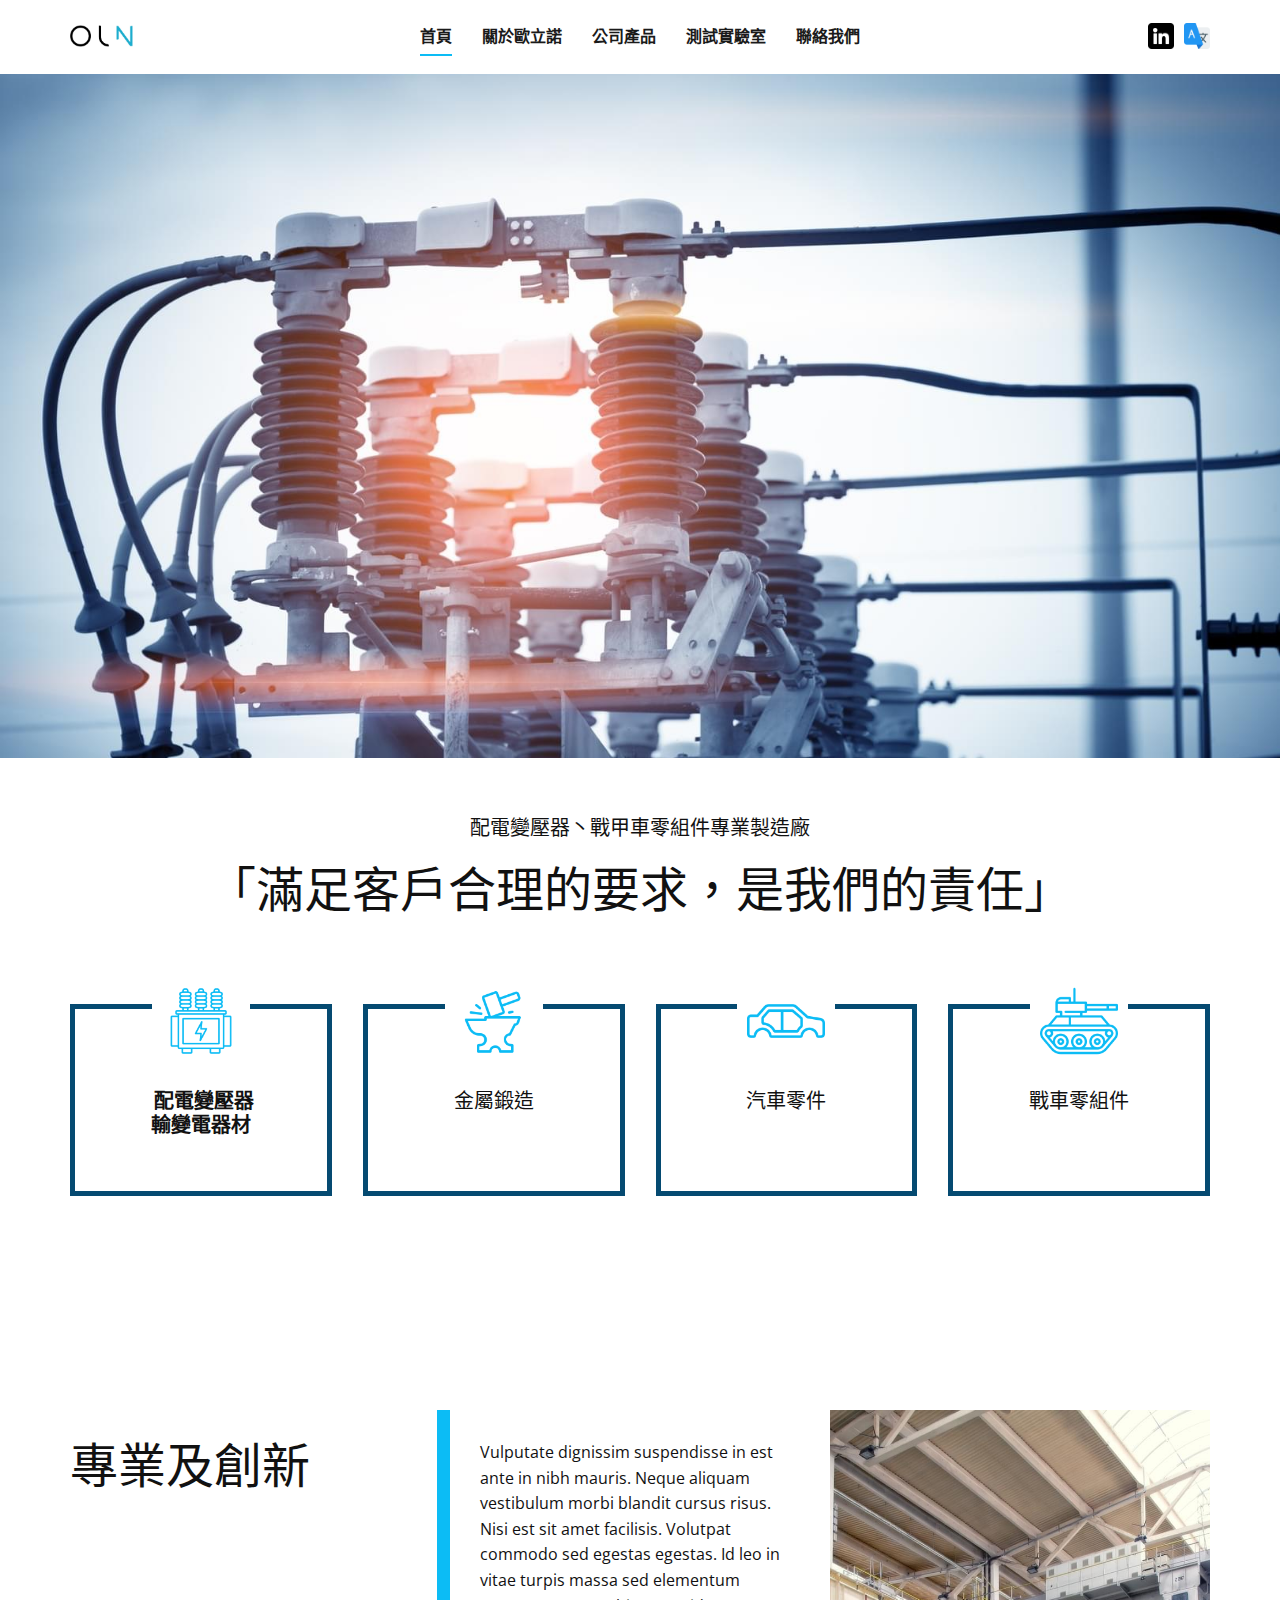
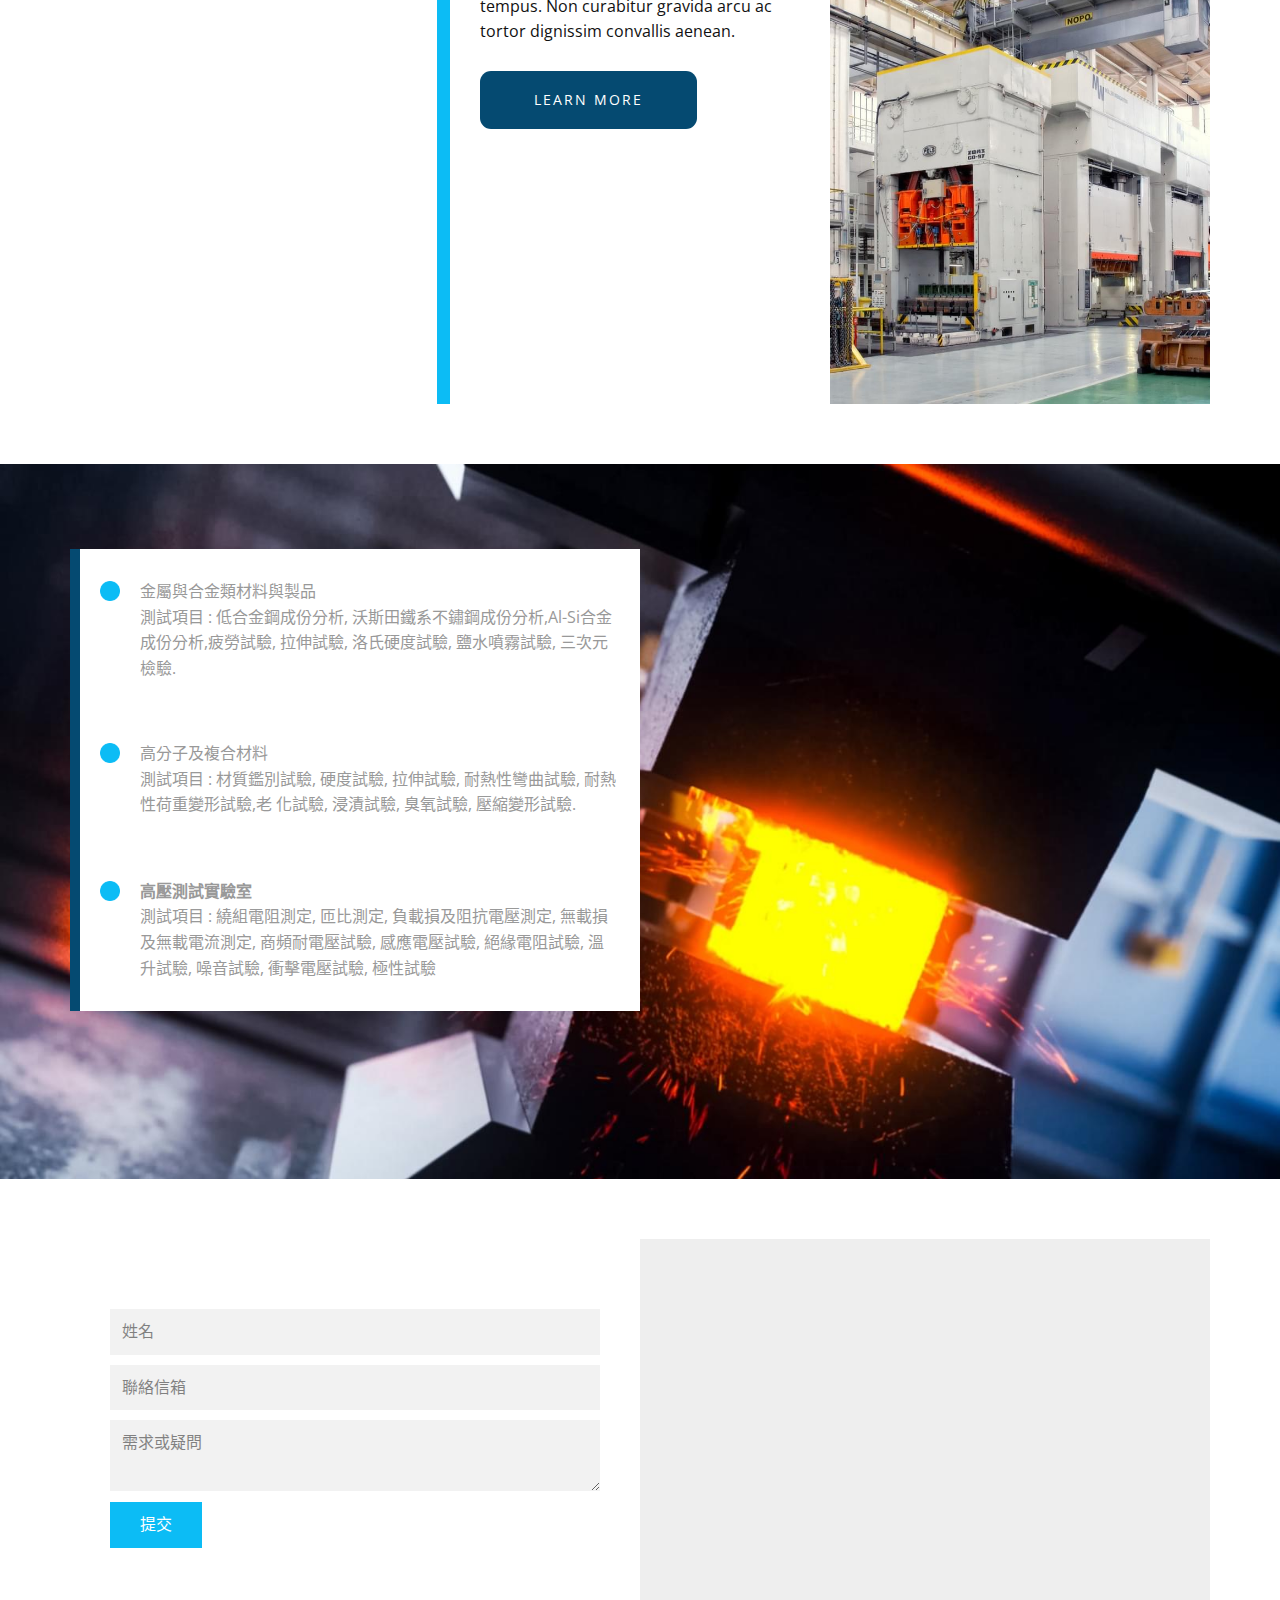
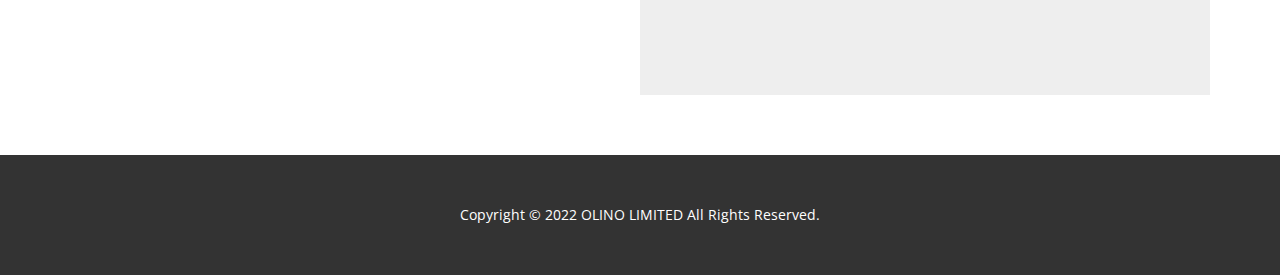
<file: whole_power_website/index.html>
<!DOCTYPE html>
<html style="font-size: 16px;" lang="zh-TW"><head>
    <meta name="viewport" content="width=device-width, initial-scale=1.0">
    <meta charset="utf-8">
    <meta name="keywords" content="​How is solar panel work?, ​Energy Freedom with Solar and Storage, ​We Have a Solar Plan for Almost Any Budget, Get In Touch">
    <meta name="description" content="歐立諾有限公司為配電變壓器專業製造廠，同時亦為擁有鎚鍛壓鍛生產線之專業戰甲車履帶製造廠，高素質的研發工程師群，配合優良的製造設備與檢驗儀器，嚴密的製程品管，全程一貫化生產各種型式不同用途的變壓器及國防工業、運輸工具業、機電工業、營建機械等鍛造之零組件">
    <title>毆立諾有限公司-首頁</title>
    <link rel="stylesheet" href="nicepage.css" media="screen">
<link rel="stylesheet" href="首頁.css" media="screen">
    <script class="u-script" type="text/javascript" src="jquery.js" defer=""></script>
    <script class="u-script" type="text/javascript" src="nicepage.js" defer=""></script>
    <meta name="referrer" content="origin">
    <meta property="og:title" content="歐立諾有限公司">
    <link id="u-theme-google-font" rel="stylesheet" href="https://fonts.googleapis.com/css?family=Montserrat:100,100i,200,200i,300,300i,400,400i,500,500i,600,600i,700,700i,800,800i,900,900i|Open+Sans:300,300i,400,400i,500,500i,600,600i,700,700i,800,800i">
    <link id="u-page-google-font" rel="stylesheet" href="https://fonts.googleapis.com/css?family=Montserrat:100,100i,200,200i,300,300i,400,400i,500,500i,600,600i,700,700i,800,800i,900,900i">
    
    
    
    
    
    
    
    
    <script type="application/ld+json">{
		"@context": "http://schema.org",
		"@type": "Organization",
		"name": "毆力諾股份有限公司",
		"logo": "images/F8764354-BAB9-4FFF-9C9A-E6B31F2553BA.jpeg",
		"sameAs": []
}</script>
    <meta name="theme-color" content="#0cbcf5">
    <meta property="og:description" content="歐立諾有限公司為配電變壓器專業製造廠，同時亦為擁有鎚鍛壓鍛生產線之專業戰甲車履帶製造廠，高素質的研發工程師群，配合優良的製造設備與檢驗儀器，嚴密的製程品管，全程一貫化生產各種型式不同用途的變壓器及國防工業、運輸工具業、機電工業、營建機械等鍛造之零組件">
    <meta property="og:type" content="website">
  <meta data-intl-tel-input-cdn-path="intlTelInput/"></head>
  <body data-home-page="首頁.html" data-home-page-title="首頁" class="u-body u-xl-mode" data-lang="zh" data-lang-en="{&quot;head-title&quot;:&quot;&quot;,&quot;head-keywords&quot;:&quot;​How is solar panel work?, ​Energy Freedom with Solar and Storage, ​We Have a Solar Plan for Almost Any Budget, Get In Touch&quot;,&quot;head-description&quot;:&quot;益志股份有限公司為配電變壓器專業製造廠，同時亦為擁有鎚鍛壓鍛生產線之專業戰甲車履帶製造廠，高素質的研發工程師群，配合優良的製造設備與檢驗儀器，嚴密的製程品管，全程一貫化生產各種型式不同用途的變壓器及國防工業、運輸工具業、機電工業、營建機械等鍛造之零組件&quot;}"><header class="u-align-right-lg u-align-right-md u-align-right-sm u-align-right-xs u-clearfix u-header u-sticky u-sticky-fdc4 u-white u-header" id="sec-031c"><div class="u-clearfix u-sheet u-sheet-1">
        <a href="https://nicepage.com" class="u-align-center-sm u-align-center-xs u-image u-logo u-image-1" data-image-width="766" data-image-height="264">
          <img src="images/F8764354-BAB9-4FFF-9C9A-E6B31F2553BA.jpeg" class="u-logo-image u-logo-image-1">
        </a>
        <div class="u-social-icons u-spacing-10 u-social-icons-1">
          <a class="u-social-url" title="facebook" target="_blank" href=""><span class="u-file-icon u-icon u-social-facebook u-social-icon u-text-black u-icon-1"><img src="images/3536569-7e943f94.png" alt=""></span>
          </a>
          <a class="u-social-url" target="_blank" data-type="Custom" title="Custom" href=""><span class="u-file-icon u-icon u-social-custom u-social-icon u-icon-2"><img src="images/888878_150.png" alt=""></span>
          </a>
        </div>
        <nav class="u-align-center-lg u-align-center-md u-align-center-xl u-align-left-sm u-align-left-xs u-menu u-menu-one-level u-offcanvas u-menu-1" data-responsive-from="XS" data-position="">
          <div class="menu-collapse" style="font-size: 1rem; font-weight: 700; letter-spacing: 0px; text-transform: uppercase;">
            <a class="u-button-style u-custom-active-border-color u-custom-border u-custom-border-color u-custom-borders u-custom-hover-border-color u-custom-text-active-color u-custom-text-color u-custom-text-hover-color u-custom-top-bottom-menu-spacing u-nav-link" href="#" style="padding: 2px 0px; font-size: calc(1em + 4px);">
              <svg class="u-svg-link" preserveAspectRatio="xMidYMin slice" viewBox="0 0 302 302" style=""><use xmlns:xlink="http://www.w3.org/1999/xlink" xlink:href="#svg-8a8f"></use></svg>
              <svg xmlns="http://www.w3.org/2000/svg" xmlns:xlink="http://www.w3.org/1999/xlink" version="1.1" id="svg-8a8f" x="0px" y="0px" viewBox="0 0 302 302" style="enable-background:new 0 0 302 302;" xml:space="preserve" class="u-svg-content"><g><rect y="36" width="302" height="30"></rect><rect y="236" width="302" height="30"></rect><rect y="136" width="302" height="30"></rect>
</g><g></g><g></g><g></g><g></g><g></g><g></g><g></g><g></g><g></g><g></g><g></g><g></g><g></g><g></g><g></g></svg>
            </a>
          </div>
          <div class="u-custom-menu u-nav-container">
            <ul class="u-nav u-spacing-30 u-unstyled u-nav-1"><li class="u-nav-item"><a class="u-border-2 u-border-active-palette-1-base u-border-hover-grey-50 u-border-no-left u-border-no-right u-border-no-top u-button-style u-nav-link u-text-active-grey-90 u-text-grey-90 u-text-hover-grey-90" href="首頁.html" data-lang-en="{&quot;content&quot;:&quot;首頁&quot;,&quot;href&quot;:&quot;/首頁.html&quot;}" style="padding: 10px 0px;">首頁</a>
</li><li class="u-nav-item"><a class="u-border-2 u-border-active-palette-1-base u-border-hover-grey-50 u-border-no-left u-border-no-right u-border-no-top u-button-style u-nav-link u-text-active-grey-90 u-text-grey-90 u-text-hover-grey-90" href="關於歐立諾.html" data-lang-en="{&quot;content&quot;:&quot;關於我們&quot;,&quot;href&quot;:&quot;/關於我們.html&quot;}" style="padding: 10px 0px;">關於歐立諾</a>
</li><li class="u-nav-item"><a class="u-border-2 u-border-active-palette-1-base u-border-hover-grey-50 u-border-no-left u-border-no-right u-border-no-top u-button-style u-nav-link u-text-active-grey-90 u-text-grey-90 u-text-hover-grey-90" data-lang-en="{&quot;content&quot;:&quot;主要產品&quot;}" style="padding: 10px 0px;">公司產品</a>
</li><li class="u-nav-item"><a class="u-border-2 u-border-active-palette-1-base u-border-hover-grey-50 u-border-no-left u-border-no-right u-border-no-top u-button-style u-nav-link u-text-active-grey-90 u-text-grey-90 u-text-hover-grey-90" data-lang-en="{&quot;content&quot;:&quot;測試實驗室&quot;}" style="padding: 10px 0px;">測試實驗室</a>
</li><li class="u-nav-item"><a class="u-border-2 u-border-active-palette-1-base u-border-hover-grey-50 u-border-no-left u-border-no-right u-border-no-top u-button-style u-nav-link u-text-active-grey-90 u-text-grey-90 u-text-hover-grey-90" href="首頁.html#carousel_f88c" data-lang-en="{&quot;content&quot;:&quot;聯絡我們&quot;}" style="padding: 10px 0px;">聯絡我們</a>
</li></ul>
          </div>
          <div class="u-custom-menu u-nav-container-collapse">
            <div class="u-align-center u-black u-container-style u-inner-container-layout u-opacity u-opacity-95 u-sidenav">
              <div class="u-inner-container-layout u-sidenav-overflow">
                <div class="u-menu-close"></div>
                <ul class="u-align-center u-nav u-popupmenu-items u-unstyled u-nav-2"><li class="u-nav-item"><a class="u-button-style u-nav-link" href="首頁.html" data-lang-en="{&quot;content&quot;:&quot;首頁&quot;,&quot;href&quot;:&quot;/首頁.html&quot;}">首頁</a>
</li><li class="u-nav-item"><a class="u-button-style u-nav-link" href="關於歐立諾.html" data-lang-en="{&quot;content&quot;:&quot;關於我們&quot;,&quot;href&quot;:&quot;/關於我們.html&quot;}">關於歐立諾</a>
</li><li class="u-nav-item"><a class="u-button-style u-nav-link" data-lang-en="{&quot;content&quot;:&quot;主要產品&quot;}">公司產品</a>
</li><li class="u-nav-item"><a class="u-button-style u-nav-link" data-lang-en="{&quot;content&quot;:&quot;測試實驗室&quot;}">測試實驗室</a>
</li><li class="u-nav-item"><a class="u-button-style u-nav-link" href="首頁.html#carousel_f88c" data-lang-en="{&quot;content&quot;:&quot;聯絡我們&quot;}">聯絡我們</a>
</li></ul>
              </div>
            </div>
            <div class="u-black u-menu-overlay u-opacity u-opacity-70"></div>
          </div>
        </nav>
      </div><style class="u-sticky-style" data-style-id="fdc4">.u-sticky-fixed.u-sticky-fdc4:before, .u-body.u-sticky-fixed .u-sticky-fdc4:before {
borders: top right bottom left !important
}</style></header>
    <section class="skrollable skrollable-between u-align-center u-clearfix u-white u-section-1" src="" id="carousel_0ac8">
      <img class="u-expanded-width u-image u-image-1" src="images/AdobeStock_170441006.jpeg" data-image-width="1620" data-image-height="1080">
      <p class="u-large-text u-text u-text-default-lg u-text-default-md u-text-default-xl u-text-variant u-text-1" data-lang-en="​配電變壓器丶戰甲車零組件專業製造廠​<br>"> 配電變壓器丶戰甲車零組件專業製造廠 <br>
      </p>
      <h2 class="u-text u-text-default u-text-2" data-lang-en="「滿足客戶合理的要求，是益志的責任」">「滿足客戶合理的要求，是我們的責任」</h2>
      <div class="u-list u-list-1">
        <div class="u-repeater u-repeater-1">
          <div class="u-align-center u-border-5 u-border-palette-2-base u-container-style u-list-item u-repeater-item u-shape-rectangle u-white u-list-item-1">
            <div class="u-container-layout u-similar-container u-container-layout-1"><span class="u-file-icon u-icon u-icon-rounded u-text-palette-1-base u-white u-icon-1"><img src="images/7309620-53930b0d.png" alt=""></span>
              <h4 class="u-text u-text-3" data-lang-en="<b><a href=&quot;http://www.wholepower.com.tw/front/bin/ptlist.phtml?Category=305&quot; class=&quot;cglist-name u-active-none u-btn-1 u-border-none u-btn u-button-style u-hover-none u-none u-text-palette-1-base&quot; style=&quot;background-image: none; padding-top: 0px; padding-bottom: 0px; padding-left: 0px; padding-right: 0px&quot;></a></b>​<b><a href=&quot;http://www.wholepower.com.tw/front/bin/ptlist.phtml?Category=274&quot; class=&quot;u-active-none u-btn-2 u-border-none u-btn u-button-style u-hover-none u-none u-text-palette-1-base&quot; style=&quot;background-image: none; padding-top: 0px; padding-bottom: 0px; padding-left: 0px; padding-right: 0px&quot;>配電變壓器</a></b><br><b><a href=&quot;http://www.wholepower.com.tw/front/bin/ptlist.phtml?Category=305&quot; class=&quot;u-active-none u-btn-3 u-border-none u-btn u-button-style u-hover-none u-none u-text-palette-1-base&quot; style=&quot;background-image: none; padding-top: 0px; padding-bottom: 0px; padding-left: 0px; padding-right: 0px&quot;>輸變電器材</a></b><br>"><b>
                  <a href="http://www.wholepower.com.tw/front/bin/ptlist.phtml?Category=305" class="cglist-name u-active-none u-border-none u-btn u-button-style u-hover-none u-none u-text-palette-1-base u-btn-1" data-lang-en="{&quot;content&quot;:&quot;&quot;,&quot;href&quot;:&quot;http://www.wholepower.com.tw/front/bin/ptlist.phtml?Category=305&quot;}"></a></b><b>
                  <a href="http://www.wholepower.com.tw/front/bin/ptlist.phtml?Category=274" class="u-active-none u-border-none u-btn u-button-link u-button-style u-hover-none u-none u-text-body-color u-btn-2" data-lang-en="{&quot;content&quot;:&quot;配電變壓器&quot;,&quot;href&quot;:&quot;http://www.wholepower.com.tw/front/bin/ptlist.phtml?Category=274&quot;}">配電變壓器</a></b>
                <br><b>
                  <a href="http://www.wholepower.com.tw/front/bin/ptlist.phtml?Category=305" class="u-active-none u-border-none u-btn u-button-link u-button-style u-hover-none u-none u-text-body-color u-btn-3" data-lang-en="{&quot;content&quot;:&quot;輸變電器材&quot;,&quot;href&quot;:&quot;http://www.wholepower.com.tw/front/bin/ptlist.phtml?Category=305&quot;}">輸變電器材</a></b>
                <br>
              </h4>
            </div>
          </div>
          <div class="u-align-center u-border-5 u-border-palette-2-base u-container-style u-list-item u-repeater-item u-shape-rectangle u-white u-list-item-2">
            <div class="u-container-layout u-similar-container u-container-layout-2"><span class="u-file-icon u-icon u-icon-rounded u-text-palette-1-base u-white u-icon-2"><img src="images/8088808-a5feb64c.png" alt=""></span>
              <h4 class="u-text u-text-4" data-lang-en="​金屬鍛造"> 金屬鍛造</h4>
            </div>
          </div>
          <div class="u-align-center u-border-5 u-border-palette-2-base u-container-style u-list-item u-repeater-item u-shape-rectangle u-white u-list-item-3">
            <div class="u-container-layout u-similar-container u-container-layout-3"><span class="u-file-icon u-icon u-icon-rounded u-text-palette-1-base u-white u-icon-3"><img src="images/5557725-41359358.png" alt=""></span>
              <h4 class="u-text u-text-5" data-lang-en="​汽車零件"> 汽車零件</h4>
            </div>
          </div>
          <div class="u-align-center u-border-5 u-border-palette-2-base u-container-style u-list-item u-repeater-item u-shape-rectangle u-white u-list-item-4">
            <div class="u-container-layout u-similar-container u-container-layout-4"><span class="u-file-icon u-icon u-icon-rounded u-text-palette-1-base u-white u-icon-4"><img src="images/2369433-e98b04e5.png" alt=""></span>
              <h4 class="u-text u-text-6" data-lang-en="戰車零組件">戰車零組件</h4>
            </div>
          </div>
        </div>
      </div>
    </section>
    <section class="u-clearfix u-hidden u-palette-2-base u-section-2" id="carousel_a626">
      <div class="u-expanded-width u-grey-5 u-shape u-shape-rectangle u-shape-1"></div>
      <div class="u-clearfix u-layout-wrap u-layout-wrap-1">
        <div class="u-layout">
          <div class="u-layout-row">
            <div class="u-container-style u-image u-layout-cell u-size-20-lg u-size-20-xl u-size-30-md u-size-30-sm u-size-30-xs u-image-1" data-image-width="1004" data-image-height="871">
              <div class="u-container-layout u-container-layout-1"></div>
            </div>
            <div class="u-align-center u-black u-container-style u-layout-cell u-size-20-lg u-size-20-xl u-size-30-md u-size-30-sm u-size-30-xs u-layout-cell-2">
              <div class="u-container-layout u-valign-top u-container-layout-2">
                <h3 class="u-text u-text-default u-text-1" data-lang-en="​We Have a Solar Plan for Almost Any Budget"> We Have a Solar Plan for Almost Any Budget</h3>
                <p class="u-text u-text-default u-text-2" data-lang-en="Image by <a href=&quot;https://www.freepik.com/photos/solar-panel&quot; class=&quot;u-btn-1 u-border-1 u-border-active-palette-2-base u-border-hover-palette-2-base u-border-no-left u-border-no-right u-border-no-top u-border-palette-2-base u-bottom-left-radius-0 u-bottom-right-radius-0 u-btn u-button-link u-button-style u-none u-radius-0 u-text-active-palette-2-base u-text-body-alt-color u-text-hover-palette-2-base u-top-left-radius-0 u-top-right-radius-0&quot; target=&quot;_blank&quot; style=&quot;border-style: none none solid; padding-top: 0; padding-bottom: 0; padding-left: 0; padding-right: 0&quot;>Freepik</a>">Image by <a href="https://www.freepik.com/photos/solar-panel" class="u-border-1 u-border-active-palette-2-base u-border-hover-palette-2-base u-border-no-left u-border-no-right u-border-no-top u-border-palette-2-base u-bottom-left-radius-0 u-bottom-right-radius-0 u-btn u-button-link u-button-style u-none u-radius-0 u-text-active-palette-2-base u-text-body-alt-color u-text-hover-palette-2-base u-top-left-radius-0 u-top-right-radius-0 u-btn-1" target="_blank" data-lang-en="{&quot;content&quot;:&quot;Freepik&quot;,&quot;href&quot;:&quot;https://www.freepik.com/photos/solar-panel&quot;}">Freepik</a>
                </p>
                <p class="u-text u-text-default u-text-3" data-lang-en="​Proin libero nunc consequat interdum. Interdum velit euismod in pellentesque massa placerat duis ultricies. "> Proin libero nunc consequat interdum. Interdum velit euismod in pellentesque massa placerat duis ultricies. </p>
              </div>
            </div>
            <div class="u-align-center u-container-style u-layout-cell u-size-20-lg u-size-20-xl u-size-60-md u-size-60-sm u-size-60-xs u-white u-layout-cell-3">
              <div class="u-container-layout u-valign-top u-container-layout-3">
                <p class="u-text u-text-4" data-lang-en="​ Mauris vitae ultricies leo integer malesuada nunc vel risus commodo. Posuere sollicitudin aliquam ultrices sagittis.&amp;nbsp;Purus sit amet luctus venenatis lectus magna. Fringilla phasellus faucibus scelerisque eleifend donec pretium vulputate ullamcorper. "> Mauris vitae ultricies leo integer malesuada nunc vel risus commodo. Posuere sollicitudin aliquam ultrices sagittis.&nbsp;Purus sit amet luctus venenatis lectus magna. Fringilla phasellus faucibus scelerisque eleifend donec pretium vulputate ullamcorper. </p>
                <a href="https://nicepage.com/c/table-html-templates" class="u-active-none u-align-center u-border-1 u-border-active-palette-2-base u-border-hover-palette-2-base u-border-no-left u-border-no-right u-border-no-top u-border-palette-2-base u-bottom-left-radius-0 u-bottom-right-radius-0 u-btn u-button-style u-hover-none u-none u-radius-0 u-text-active-palette-2-base u-text-body-color u-text-hover-palette-2-base u-top-left-radius-0 u-top-right-radius-0 u-btn-2" data-lang-en="{&quot;content&quot;:&quot;more&quot;,&quot;href&quot;:&quot;https://nicepage.com/c/table-html-templates&quot;}">more</a>
              </div>
            </div>
          </div>
        </div>
      </div>
    </section>
    <section class="u-clearfix u-white u-section-3" id="carousel_5141">
      <div class="u-clearfix u-sheet u-sheet-1">
        <div class="u-clearfix u-expanded-width u-layout-wrap u-layout-wrap-1">
          <div class="u-gutter-0 u-layout">
            <div class="u-layout-row">
              <div class="u-container-style u-layout-cell u-size-20-lg u-size-20-xl u-size-30-md u-size-30-sm u-size-30-xs u-layout-cell-1">
                <div class="u-border-13 u-border-no-bottom u-border-no-left u-border-no-top u-border-palette-1-base u-container-layout u-container-layout-1">
                  <h2 class="u-text u-text-default u-text-1" data-lang-en="​Energy Freedom with Solar and Storage"> 專業及創新</h2>
                </div>
              </div>
              <div class="u-align-left u-container-style u-layout-cell u-size-20-lg u-size-20-xl u-size-30-md u-size-30-sm u-size-30-xs u-layout-cell-2">
                <div class="u-container-layout u-valign-top u-container-layout-2">
                  <p class="u-text u-text-default u-text-2" data-lang-en="​​Vulputate dignissim suspendisse in est ante in nibh mauris. Neque aliquam vestibulum morbi blandit cursus risus. Nisi est sit amet facilisis. Volutpat commodo sed egestas egestas. Id leo in vitae turpis massa sed elementum tempus. Non curabitur gravida arcu ac tortor dignissim convallis aenean."> Vulputate dignissim suspendisse in est ante in nibh mauris. Neque aliquam vestibulum morbi blandit cursus risus. Nisi est sit amet facilisis. Volutpat commodo sed egestas egestas. Id leo in vitae turpis massa sed elementum tempus. Non curabitur gravida arcu ac tortor dignissim convallis aenean.</p>
                  <a href="https://nicepage.best" class="u-active-palette-3-dark-3 u-border-none u-btn u-btn-round u-button-style u-hover-palette-3-dark-3 u-palette-2-base u-radius-11 u-btn-1" target="_blank" data-lang-en="{&quot;content&quot;:&quot;learn more&quot;,&quot;href&quot;:&quot;https://nicepage.best&quot;}">learn more</a>
                </div>
              </div>
              <div class="u-container-style u-image u-layout-cell u-size-20-lg u-size-20-xl u-size-60-md u-size-60-sm u-size-60-xs u-image-1" data-image-width="1620" data-image-height="1080">
                <div class="u-container-layout u-container-layout-3"></div>
              </div>
            </div>
          </div>
        </div>
      </div>
    </section>
    <section class="u-align-left u-clearfix u-image u-section-4" id="carousel_ef6e" data-image-width="1620" data-image-height="1080">
      <div class="u-clearfix u-sheet u-sheet-1">
        <div class="u-list u-list-1">
          <div class="u-repeater u-repeater-1">
            <div class="u-align-left u-border-10 u-border-no-bottom u-border-no-right u-border-no-top u-border-palette-2-base u-container-style u-list-item u-repeater-item u-shape-rectangle u-white u-list-item-1">
              <div class="u-container-layout u-similar-container u-container-layout-1">
                <p class="u-text u-text-grey-40 u-text-1" data-lang-en="​Proin libero nunc consequat interdum. Interdum velit euismod in pellentesque massa placerat duis ultricies. Mauris vitae ultricies leo integer malesuada nunc vel risus commodo. Posuere sollicitudin aliquam ultrices sagittis. ">金屬與合金類材料與製品&nbsp;<br>測試項目 : 低合金鋼成份分析, 沃斯田鐵系不鏽鋼成份分析,Al-Si合金成份分析,疲勞試驗, 拉伸試驗, 洛氏硬度試驗, 鹽水噴霧試驗,&nbsp;三次元檢驗.&nbsp;<br>
                </p><span class="u-file-icon u-icon u-text-palette-1-base u-icon-1"><img src="images/481037-481aafd0.png" alt=""></span>
              </div>
            </div>
            <div class="u-align-left u-border-10 u-border-no-bottom u-border-no-right u-border-no-top u-border-palette-2-base u-container-style u-list-item u-repeater-item u-shape-rectangle u-white u-list-item-2">
              <div class="u-container-layout u-similar-container u-container-layout-2">
                <p class="u-text u-text-grey-40 u-text-2" data-lang-en="​Proin libero nunc consequat interdum. Interdum velit euismod in pellentesque massa placerat duis ultricies. Mauris vitae ultricies leo integer malesuada nunc vel risus commodo. Posuere sollicitudin aliquam ultrices sagittis. ">高分子及複合材料&nbsp;<br>測試項目 : 材質鑑別試驗, 硬度試驗, 拉伸試驗, 耐熱性彎曲試驗, 耐熱性荷重變形試驗,老 化試驗, 浸漬試驗, 臭氧試驗, 壓縮變形試驗.<br>
                </p><span class="u-file-icon u-icon u-text-palette-1-base u-icon-2"><img src="images/481037-481aafd0.png" alt=""></span>
              </div>
            </div>
            <div class="u-align-left u-border-10 u-border-no-bottom u-border-no-right u-border-no-top u-border-palette-2-base u-container-style u-list-item u-repeater-item u-shape-rectangle u-white u-list-item-3">
              <div class="u-container-layout u-similar-container u-container-layout-3">
                <p class="u-text u-text-grey-40 u-text-3" data-lang-en="​Proin libero nunc consequat interdum. Interdum velit euismod in pellentesque massa placerat duis ultricies. Mauris vitae ultricies leo integer malesuada nunc vel risus commodo. Posuere sollicitudin aliquam ultrices sagittis. "><b>高壓測試實驗室</b>
                  <br>測試項目 : 繞組電阻測定, 匝比測定, 負載損及阻抗電壓測定, 無載損及無載電流測定, 商頻耐電壓試驗, 感應電壓試驗, 絕緣電阻試驗, 溫升試驗, 噪音試驗, 衝擊電壓試驗, 極性試驗<br>
                </p><span class="u-file-icon u-icon u-text-palette-1-base u-icon-3"><img src="images/481037-481aafd0.png" alt=""></span>
              </div>
            </div>
          </div>
        </div>
      </div>
    </section>
    <section class="u-align-center u-clearfix u-hidden u-section-5" id="carousel_7453">
      <div class="u-clearfix u-sheet u-sheet-1">
        <div class="u-border-20 u-border-palette-1-base u-expanded-width-md u-expanded-width-sm u-expanded-width-xs u-shape u-shape-rectangle u-shape-1"></div>
        <div class="u-clearfix u-gutter-20 u-layout-wrap u-layout-wrap-1">
          <div class="u-gutter-0 u-layout">
            <div class="u-layout-row">
              <div class="u-align-center u-container-style u-layout-cell u-size-30 u-white u-layout-cell-1">
                <div class="u-container-layout u-container-layout-1">
                  <h3 class="u-text u-text-default u-text-1" data-lang-en="​董事長 黃立德"> 創始人兼執行長<br>
                    <br>黃立德
                  </h3>
                  <p class="u-text u-text-grey-40 u-text-2" data-lang-en="​Duis aute irure dolor in reprehenderit in voluptate velit esse cillum dolore eu fugiat nulla pariatur. Excepteur sint occaecat cupidatat non proident, sunt in culpa qui officia deserunt mollit anim id est laborum.">新約《腓立比書》3章:12-16節<br>『 <b>忘記背後，努力面前的， 向著標竿直跑</b> 』<br>是黃執行長的座右銘，<br>也是歐立諾秉持的精神。
                  </p>
                  <a href="https://nicepage.com/website-design" class="u-active-palette-3-dark-3 u-btn u-btn-round u-button-style u-hover-palette-3-dark-3 u-palette-2-base u-radius-11 u-btn-1" data-lang-en="{&quot;content&quot;:&quot;​<span class=\&quot;u-block-671e-39 u-file-icon u-icon u-text-white\&quot; style=\&quot;font-size: 1.125rem\&quot;><img src=\&quot;[data-uri]\&quot; alt=\&quot;\&quot; data-original-src=\&quot;//images01.nicepagecdn.com/c461c07a441a5d220e8feb1a/b8d6d1d0416250f491b4e382/126509.png\&quot; data-color=\&quot;#000000\&quot;></span>&amp;nbsp;Call now&quot;,&quot;href&quot;:&quot;https://nicepage.com/website-design&quot;}"> 了解更多</a>
                </div>
              </div>
              <div class="u-container-style u-image u-layout-cell u-size-30 u-image-1" data-image-width="754" data-image-height="1080">
                <div class="u-container-layout u-container-layout-2"></div>
              </div>
            </div>
          </div>
        </div>
      </div>
    </section>
    <section class="u-align-center u-clearfix u-hidden u-section-6" id="carousel_b5a8">
      <div class="u-clearfix u-sheet u-valign-middle-lg u-valign-middle-xl u-sheet-1">
        <div class="u-expanded-width u-list u-list-1">
          <div class="u-repeater u-repeater-1">
            <div class="u-align-center u-container-style u-grey-5 u-list-item u-repeater-item u-list-item-1">
              <div class="u-container-layout u-similar-container u-valign-top u-container-layout-1"><span class="u-file-icon u-icon u-icon-1"><img src="images/1500455.png" alt=""></span>
                <h3 class="u-custom-font u-font-montserrat u-text u-text-palette-2-base u-text-1" data-animation-name="counter" data-animation-event="scroll" data-animation-duration="3000" data-lang-en="2.105">250</h3>
                <h4 class="u-custom-font u-font-montserrat u-text u-text-2" data-lang-en="​Employees"> Employees</h4>
              </div>
            </div>
            <div class="u-align-center u-container-style u-grey-5 u-list-item u-repeater-item u-list-item-2">
              <div class="u-container-layout u-similar-container u-valign-top u-container-layout-2"><span class="u-file-icon u-icon u-icon-2"><img src="images/3039842.png" alt=""></span>
                <h3 class="u-custom-font u-font-montserrat u-text u-text-palette-2-base u-text-3" data-animation-name="counter" data-animation-event="scroll" data-animation-duration="3000" data-lang-en="​3.158"> 3.158</h3>
                <h4 class="u-custom-font u-font-montserrat u-text u-text-4" data-lang-en="​Installed(MW)"> Installed(MW)</h4>
              </div>
            </div>
            <div class="u-align-center u-container-style u-grey-5 u-list-item u-repeater-item u-list-item-3">
              <div class="u-container-layout u-similar-container u-valign-top u-container-layout-3"><span class="u-file-icon u-icon u-icon-3"><img src="images/1835596.png" alt=""></span>
                <h3 class="u-custom-font u-font-montserrat u-text u-text-palette-2-base u-text-5" data-animation-name="counter" data-animation-event="scroll" data-animation-duration="3000" data-lang-en="297">297</h3>
                <h4 class="u-custom-font u-font-montserrat u-text u-text-6" data-lang-en="projects">projects</h4>
              </div>
            </div>
            <div class="u-align-center u-container-style u-grey-5 u-list-item u-repeater-item u-list-item-4">
              <div class="u-container-layout u-similar-container u-valign-top u-container-layout-4"><span class="u-file-icon u-icon u-icon-4"><img src="images/3222106.png" alt=""></span>
                <h3 class="u-custom-font u-font-montserrat u-text u-text-palette-2-base u-text-7" data-animation-name="counter" data-animation-event="scroll" data-animation-duration="3000" data-lang-en="​5.282"> 5.282</h3>
                <h4 class="u-custom-font u-font-montserrat u-text u-text-8" data-lang-en="​MT CO2"> MT CO2</h4>
              </div>
            </div>
          </div>
        </div>
      </div>
    </section>
    <section class="u-align-center u-clearfix u-section-7" id="carousel_f88c">
      <div class="u-clearfix u-sheet u-sheet-1">
        <div class="u-clearfix u-expanded-width u-layout-wrap u-layout-wrap-1">
          <div class="u-layout">
            <div class="u-layout-row">
              <div class="u-align-left u-container-style u-layout-cell u-size-30 u-layout-cell-1">
                <div class="u-container-layout u-valign-middle-md u-valign-middle-sm u-valign-middle-xs u-container-layout-1">
                  <div class="u-expanded-width u-form u-form-1">
                    <form action="https://forms.nicepagesrv.com/v2/form/process" class="u-clearfix u-form-spacing-10 u-form-vertical u-inner-form" source="email" name="form" style="padding: 10px;">
                      <div class="u-form-group u-form-name u-label-none">
                        <label class="u-label" data-lang-en="Name">Name</label>
                        <input type="text" placeholder="姓名" id="name-2ee9" name="name" class="u-grey-5 u-input u-input-rectangle" required="" data-lang-en="Enter your Name">
                      </div>
                      <div class="u-form-email u-form-group u-label-none">
                        <label class="u-label" data-lang-en="Email">Email</label>
                        <input type="email" placeholder="聯絡信箱" id="email-2ee9" name="email" class="u-grey-5 u-input u-input-rectangle" required="" data-lang-en="Enter a valid email address">
                      </div>
                      <div class="u-form-group u-form-message u-label-none">
                        <label class="u-label" data-lang-en="Message">Message</label>
                        <textarea placeholder="需求或疑問" id="message-2ee9" name="message" class="u-grey-5 u-input u-input-rectangle" required="" data-lang-en="Enter your message"></textarea>
                      </div>
                      <div class="u-align-left u-form-group u-form-submit u-label-none">
                        <a href="#" class="u-border-none u-btn u-btn-submit u-button-style u-hover-palette-4-base u-palette-1-base u-btn-1" data-lang-en="{&quot;content&quot;:&quot;Submit&quot;,&quot;href&quot;:&quot;#&quot;}">提交<br>
                        </a>
                        <input type="submit" value="submit" class="u-form-control-hidden">
                      </div>
                      <div class="u-form-send-message u-form-send-success" data-lang-en="
            Thank you! Your message has been sent.
        "> Thank you! Your message has been sent. </div>
                      <div class="u-form-send-error u-form-send-message" data-lang-en="
            Unable to send your message. Please fix errors then try again.
        "> Unable to send your message. Please fix errors then try again. </div>
                      <input type="hidden" value="" name="recaptchaResponse">
                      <input type="hidden" name="formServices" value="1ecb210cb43ae372e9a4f06661ad59a9">
                    </form>
                  </div>
                </div>
              </div>
              <div class="u-container-style u-grey-5 u-layout-cell u-size-30 u-layout-cell-2">
                <div class="u-container-layout u-container-layout-2">
                  <div class="u-expanded u-grey-light-2 u-map">
                    <div class="embed-responsive">
                      <iframe class="embed-responsive-item" src="//maps.google.com/maps?output=embed&amp;q=%E6%AD%90%E7%AB%8B%E8%AB%BE%E6%9C%89%E9%99%90%E5%85%AC%E5%8F%B8&amp;z=10&amp;t=m" data-map="[base64]"></iframe>
                    </div>
                  </div>
                </div>
              </div>
            </div>
          </div>
        </div>
      </div>
    </section>
    
    
    <footer class="u-align-center u-clearfix u-footer u-grey-80 u-footer" id="sec-225e"><div class="u-clearfix u-sheet u-sheet-1">
        <p class="u-small-text u-text u-text-variant u-text-1" data-lang-en="Sample text. Click to select the Text Element."> Copyright © ​2022 OLINO LIMITED All Rights Reserved.</p>
      </div></footer>
  
</body></html>
</file>
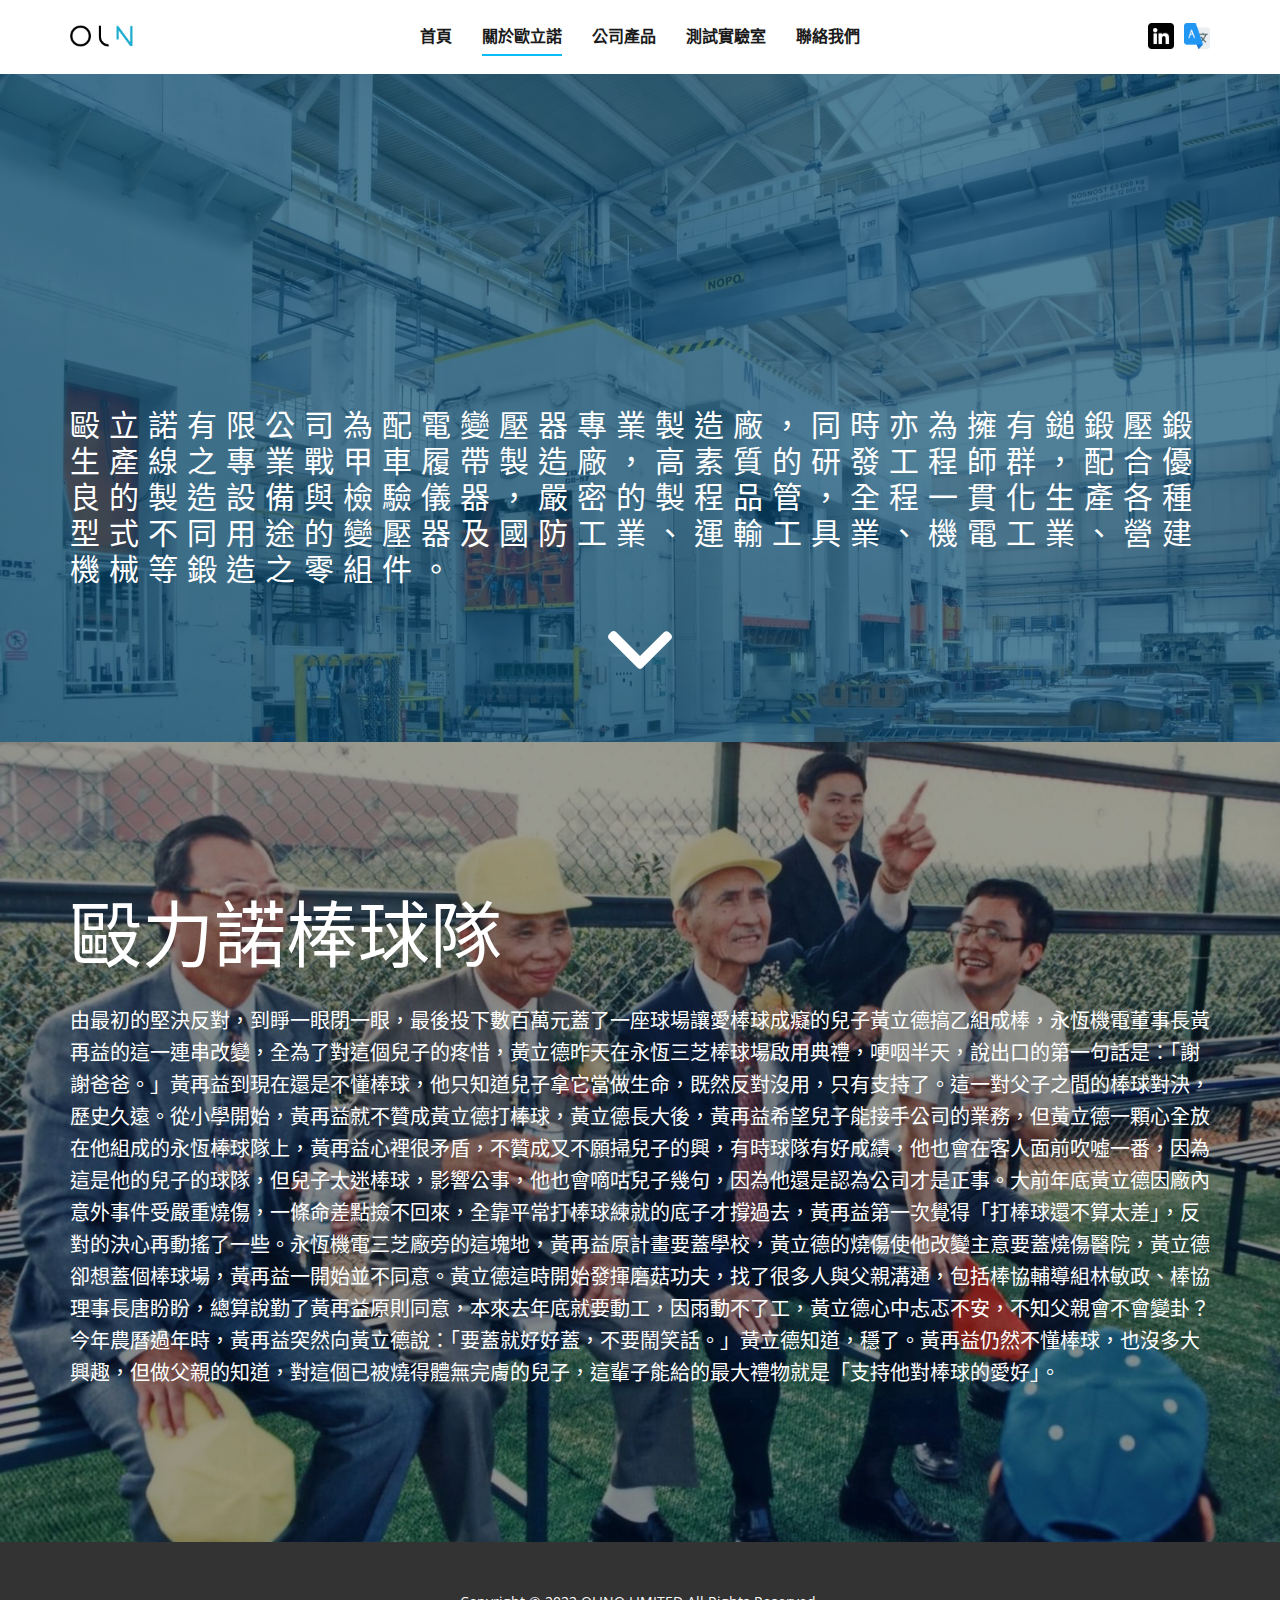
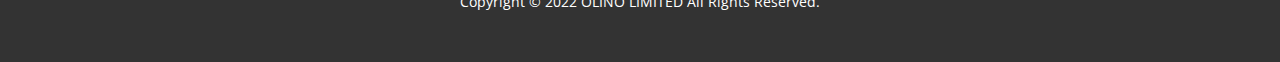
<file: whole_power_website/關於歐立諾.html>
<!DOCTYPE html>
<html style="font-size: 16px;" lang="zh-TW"><head>
    <meta name="viewport" content="width=device-width, initial-scale=1.0">
    <meta charset="utf-8">
    <meta name="keywords" content="">
    <meta name="description" content="">
    <title>關於歐立諾</title>
    <link rel="stylesheet" href="nicepage.css" media="screen">
<link rel="stylesheet" href="關於歐立諾.css" media="screen">
    <script class="u-script" type="text/javascript" src="jquery.js" defer=""></script>
    <script class="u-script" type="text/javascript" src="nicepage.js" defer=""></script>
    <link id="u-theme-google-font" rel="stylesheet" href="https://fonts.googleapis.com/css?family=Montserrat:100,100i,200,200i,300,300i,400,400i,500,500i,600,600i,700,700i,800,800i,900,900i|Open+Sans:300,300i,400,400i,500,500i,600,600i,700,700i,800,800i">
    
    
    
    <script type="application/ld+json">{
		"@context": "http://schema.org",
		"@type": "Organization",
		"name": "毆力諾股份有限公司",
		"logo": "images/F8764354-BAB9-4FFF-9C9A-E6B31F2553BA.jpeg",
		"sameAs": []
}</script>
    <meta name="theme-color" content="#0cbcf5">
    <meta property="og:title" content="關於歐立諾">
    <meta property="og:description" content="">
    <meta property="og:type" content="website">
  <meta data-intl-tel-input-cdn-path="intlTelInput/"></head>
  <body class="u-body u-xl-mode" data-lang="zh"><header class="u-align-right-lg u-align-right-md u-align-right-sm u-align-right-xs u-clearfix u-header u-sticky u-sticky-fdc4 u-white u-header" id="sec-031c"><div class="u-clearfix u-sheet u-sheet-1">
        <a href="https://nicepage.com" class="u-align-center-sm u-align-center-xs u-image u-logo u-image-1" data-image-width="766" data-image-height="264">
          <img src="images/F8764354-BAB9-4FFF-9C9A-E6B31F2553BA.jpeg" class="u-logo-image u-logo-image-1">
        </a>
        <div class="u-social-icons u-spacing-10 u-social-icons-1">
          <a class="u-social-url" title="facebook" target="_blank" href=""><span class="u-file-icon u-icon u-social-facebook u-social-icon u-text-black u-icon-1"><img src="images/3536569-7e943f94.png" alt=""></span>
          </a>
          <a class="u-social-url" target="_blank" data-type="Custom" title="Custom" href=""><span class="u-file-icon u-icon u-social-custom u-social-icon u-icon-2"><img src="images/888878_150.png" alt=""></span>
          </a>
        </div>
        <nav class="u-align-center-lg u-align-center-md u-align-center-xl u-align-left-sm u-align-left-xs u-menu u-menu-one-level u-offcanvas u-menu-1" data-responsive-from="XS" data-position="">
          <div class="menu-collapse" style="font-size: 1rem; font-weight: 700; letter-spacing: 0px; text-transform: uppercase;">
            <a class="u-button-style u-custom-active-border-color u-custom-border u-custom-border-color u-custom-borders u-custom-hover-border-color u-custom-text-active-color u-custom-text-color u-custom-text-hover-color u-custom-top-bottom-menu-spacing u-nav-link" href="#" style="padding: 2px 0px; font-size: calc(1em + 4px);">
              <svg class="u-svg-link" preserveAspectRatio="xMidYMin slice" viewBox="0 0 302 302" style=""><use xmlns:xlink="http://www.w3.org/1999/xlink" xlink:href="#svg-8a8f"></use></svg>
              <svg xmlns="http://www.w3.org/2000/svg" xmlns:xlink="http://www.w3.org/1999/xlink" version="1.1" id="svg-8a8f" x="0px" y="0px" viewBox="0 0 302 302" style="enable-background:new 0 0 302 302;" xml:space="preserve" class="u-svg-content"><g><rect y="36" width="302" height="30"></rect><rect y="236" width="302" height="30"></rect><rect y="136" width="302" height="30"></rect>
</g><g></g><g></g><g></g><g></g><g></g><g></g><g></g><g></g><g></g><g></g><g></g><g></g><g></g><g></g><g></g></svg>
            </a>
          </div>
          <div class="u-custom-menu u-nav-container">
            <ul class="u-nav u-spacing-30 u-unstyled u-nav-1"><li class="u-nav-item"><a class="u-border-2 u-border-active-palette-1-base u-border-hover-grey-50 u-border-no-left u-border-no-right u-border-no-top u-button-style u-nav-link u-text-active-grey-90 u-text-grey-90 u-text-hover-grey-90" href="首頁.html" data-lang-en="{&quot;content&quot;:&quot;首頁&quot;,&quot;href&quot;:&quot;/首頁.html&quot;}" style="padding: 10px 0px;">首頁</a>
</li><li class="u-nav-item"><a class="u-border-2 u-border-active-palette-1-base u-border-hover-grey-50 u-border-no-left u-border-no-right u-border-no-top u-button-style u-nav-link u-text-active-grey-90 u-text-grey-90 u-text-hover-grey-90" href="關於歐立諾.html" data-lang-en="{&quot;content&quot;:&quot;關於我們&quot;,&quot;href&quot;:&quot;/關於我們.html&quot;}" style="padding: 10px 0px;">關於歐立諾</a>
</li><li class="u-nav-item"><a class="u-border-2 u-border-active-palette-1-base u-border-hover-grey-50 u-border-no-left u-border-no-right u-border-no-top u-button-style u-nav-link u-text-active-grey-90 u-text-grey-90 u-text-hover-grey-90" data-lang-en="{&quot;content&quot;:&quot;主要產品&quot;}" style="padding: 10px 0px;">公司產品</a>
</li><li class="u-nav-item"><a class="u-border-2 u-border-active-palette-1-base u-border-hover-grey-50 u-border-no-left u-border-no-right u-border-no-top u-button-style u-nav-link u-text-active-grey-90 u-text-grey-90 u-text-hover-grey-90" data-lang-en="{&quot;content&quot;:&quot;測試實驗室&quot;}" style="padding: 10px 0px;">測試實驗室</a>
</li><li class="u-nav-item"><a class="u-border-2 u-border-active-palette-1-base u-border-hover-grey-50 u-border-no-left u-border-no-right u-border-no-top u-button-style u-nav-link u-text-active-grey-90 u-text-grey-90 u-text-hover-grey-90" href="首頁.html#carousel_f88c" data-lang-en="{&quot;content&quot;:&quot;聯絡我們&quot;}" style="padding: 10px 0px;">聯絡我們</a>
</li></ul>
          </div>
          <div class="u-custom-menu u-nav-container-collapse">
            <div class="u-align-center u-black u-container-style u-inner-container-layout u-opacity u-opacity-95 u-sidenav">
              <div class="u-inner-container-layout u-sidenav-overflow">
                <div class="u-menu-close"></div>
                <ul class="u-align-center u-nav u-popupmenu-items u-unstyled u-nav-2"><li class="u-nav-item"><a class="u-button-style u-nav-link" href="首頁.html" data-lang-en="{&quot;content&quot;:&quot;首頁&quot;,&quot;href&quot;:&quot;/首頁.html&quot;}">首頁</a>
</li><li class="u-nav-item"><a class="u-button-style u-nav-link" href="關於歐立諾.html" data-lang-en="{&quot;content&quot;:&quot;關於我們&quot;,&quot;href&quot;:&quot;/關於我們.html&quot;}">關於歐立諾</a>
</li><li class="u-nav-item"><a class="u-button-style u-nav-link" data-lang-en="{&quot;content&quot;:&quot;主要產品&quot;}">公司產品</a>
</li><li class="u-nav-item"><a class="u-button-style u-nav-link" data-lang-en="{&quot;content&quot;:&quot;測試實驗室&quot;}">測試實驗室</a>
</li><li class="u-nav-item"><a class="u-button-style u-nav-link" href="首頁.html#carousel_f88c" data-lang-en="{&quot;content&quot;:&quot;聯絡我們&quot;}">聯絡我們</a>
</li></ul>
              </div>
            </div>
            <div class="u-black u-menu-overlay u-opacity u-opacity-70"></div>
          </div>
        </nav>
      </div><style class="u-sticky-style" data-style-id="fdc4">.u-sticky-fixed.u-sticky-fdc4:before, .u-body.u-sticky-fixed .u-sticky-fdc4:before {
borders: top right bottom left !important
}</style></header>
    <section class="u-align-center u-clearfix u-image u-shading u-section-1" id="carousel_8dfe" data-image-width="1620" data-image-height="1080">
      <div class="u-clearfix u-sheet u-valign-bottom-lg u-valign-bottom-xl u-sheet-1">
        <h3 class="u-align-left u-text u-text-body-alt-color u-text-default u-text-1">毆立諾有限公司為配電變壓器專業製造廠，同時亦為擁有鎚鍛壓鍛生產線之專業戰甲車履帶製造廠，高素質的研發工程師群，配合優良的製造設備與檢驗儀器，嚴密的製程品管，全程一貫化生產各種型式不同用途的變壓器及國防工業、運輸工具業、機電工業、營建機械等鍛造之零組件。<br>
        </h3><span class="u-icon u-icon-circle u-text-body-alt-color u-icon-1" data-href="關於歐立諾.html#carousel_ecb1"><svg class="u-svg-link" preserveAspectRatio="xMidYMin slice" viewBox="0 0 491.996 491.996" style=""><use xmlns:xlink="http://www.w3.org/1999/xlink" xlink:href="#svg-6b8c"></use></svg><svg class="u-svg-content" viewBox="0 0 491.996 491.996" x="0px" y="0px" id="svg-6b8c" style="enable-background:new 0 0 491.996 491.996;"><g><g><path d="M484.132,124.986l-16.116-16.228c-5.072-5.068-11.82-7.86-19.032-7.86c-7.208,0-13.964,2.792-19.036,7.86l-183.84,183.848    L62.056,108.554c-5.064-5.068-11.82-7.856-19.028-7.856s-13.968,2.788-19.036,7.856l-16.12,16.128    c-10.496,10.488-10.496,27.572,0,38.06l219.136,219.924c5.064,5.064,11.812,8.632,19.084,8.632h0.084    c7.212,0,13.96-3.572,19.024-8.632l218.932-219.328c5.072-5.064,7.856-12.016,7.864-19.224    C491.996,136.902,489.204,130.046,484.132,124.986z"></path>
</g>
</g></svg></span>
      </div>
    </section>
    <section class="u-align-left u-clearfix u-image u-shading u-section-2" src="" data-image-width="1590" data-image-height="1030" id="sec-1a36">
      <div class="u-clearfix u-sheet u-valign-middle u-sheet-1">
        <h1 class="u-text u-text-default u-title u-text-1" spellcheck="false">毆力諾棒球隊</h1>
        <p class="u-large-text u-text u-text-default u-text-variant u-text-2">由最初的堅決反對，到睜一眼閉一眼，最後投下數百萬元蓋了一座球場讓愛棒球成癡的兒子黃立德搞乙組成棒，永恆機電董事長黃再益的這一連串改變，全為了對這個兒子的疼惜，黃立德昨天在永恆三芝棒球場啟用典禮，哽咽半天，說出口的第一句話是：「謝謝爸爸。」黃再益到現在還是不懂棒球，他只知道兒子拿它當做生命，既然反對沒用，只有支持了。這一對父子之間的棒球對決，歷史久遠。從小學開始，黃再益就不贊成黃立德打棒球，黃立德長大後，黃再益希望兒子能接手公司的業務，但黃立德一顆心全放在他組成的永恆棒球隊上，黃再益心裡很矛盾，不贊成又不願掃兒子的興，有時球隊有好成績，他也會在客人面前吹噓一番，因為這是他的兒子的球隊，但兒子太迷棒球，影響公事，他也會嘀咕兒子幾句，因為他還是認為公司才是正事。大前年底黃立德因廠內意外事件受嚴重燒傷，一條命差點撿不回來，全靠平常打棒球練就的底子才撐過去，黃再益第一次覺得「打棒球還不算太差」，反對的決心再動搖了一些。永恆機電三芝廠旁的這塊地，黃再益原計畫要蓋學校，黃立德的燒傷使他改變主意要蓋燒傷醫院，黃立德卻想蓋個棒球場，黃再益一開始並不同意。黃立德這時開始發揮磨菇功夫，找了很多人與父親溝通，包括棒協輔導組林敏政、棒協理事長唐盼盼，總算說勤了黃再益原則同意，本來去年底就要動工，因雨動不了工，黃立德心中忐忑不安，不知父親會不會變卦？今年農曆過年時，黃再益突然向黃立德說：「要蓋就好好蓋，不要鬧笑話。」黃立德知道，穩了。黃再益仍然不懂棒球，也沒多大興趣，但做父親的知道，對這個已被燒得體無完膚的兒子，這輩子能給的最大禮物就是「支持他對棒球的愛好」。 </p>
      </div>
    </section>
    
    
    <footer class="u-align-center u-clearfix u-footer u-grey-80 u-footer" id="sec-225e"><div class="u-clearfix u-sheet u-sheet-1">
        <p class="u-small-text u-text u-text-variant u-text-1" data-lang-en="Sample text. Click to select the Text Element."> Copyright © ​2022 OLINO LIMITED All Rights Reserved.</p>
      </div></footer>
  
</body></html>
</file>
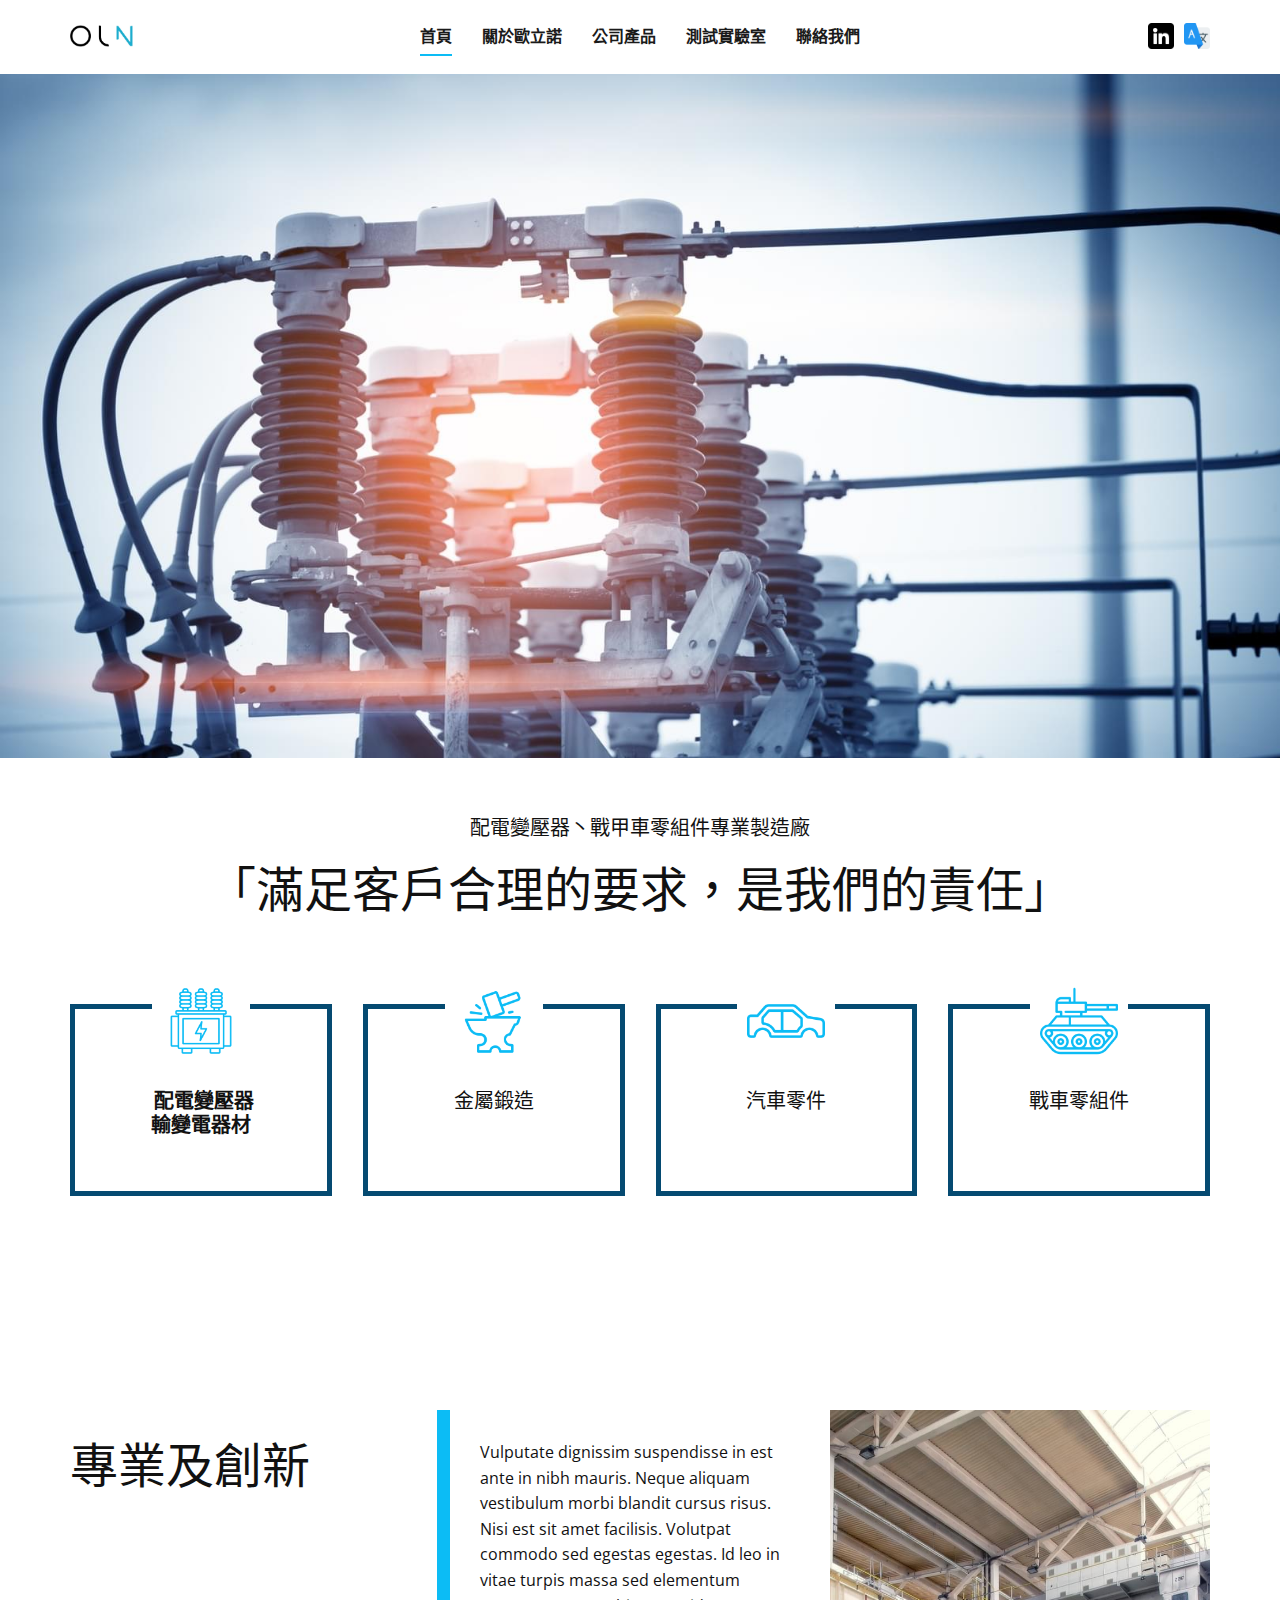
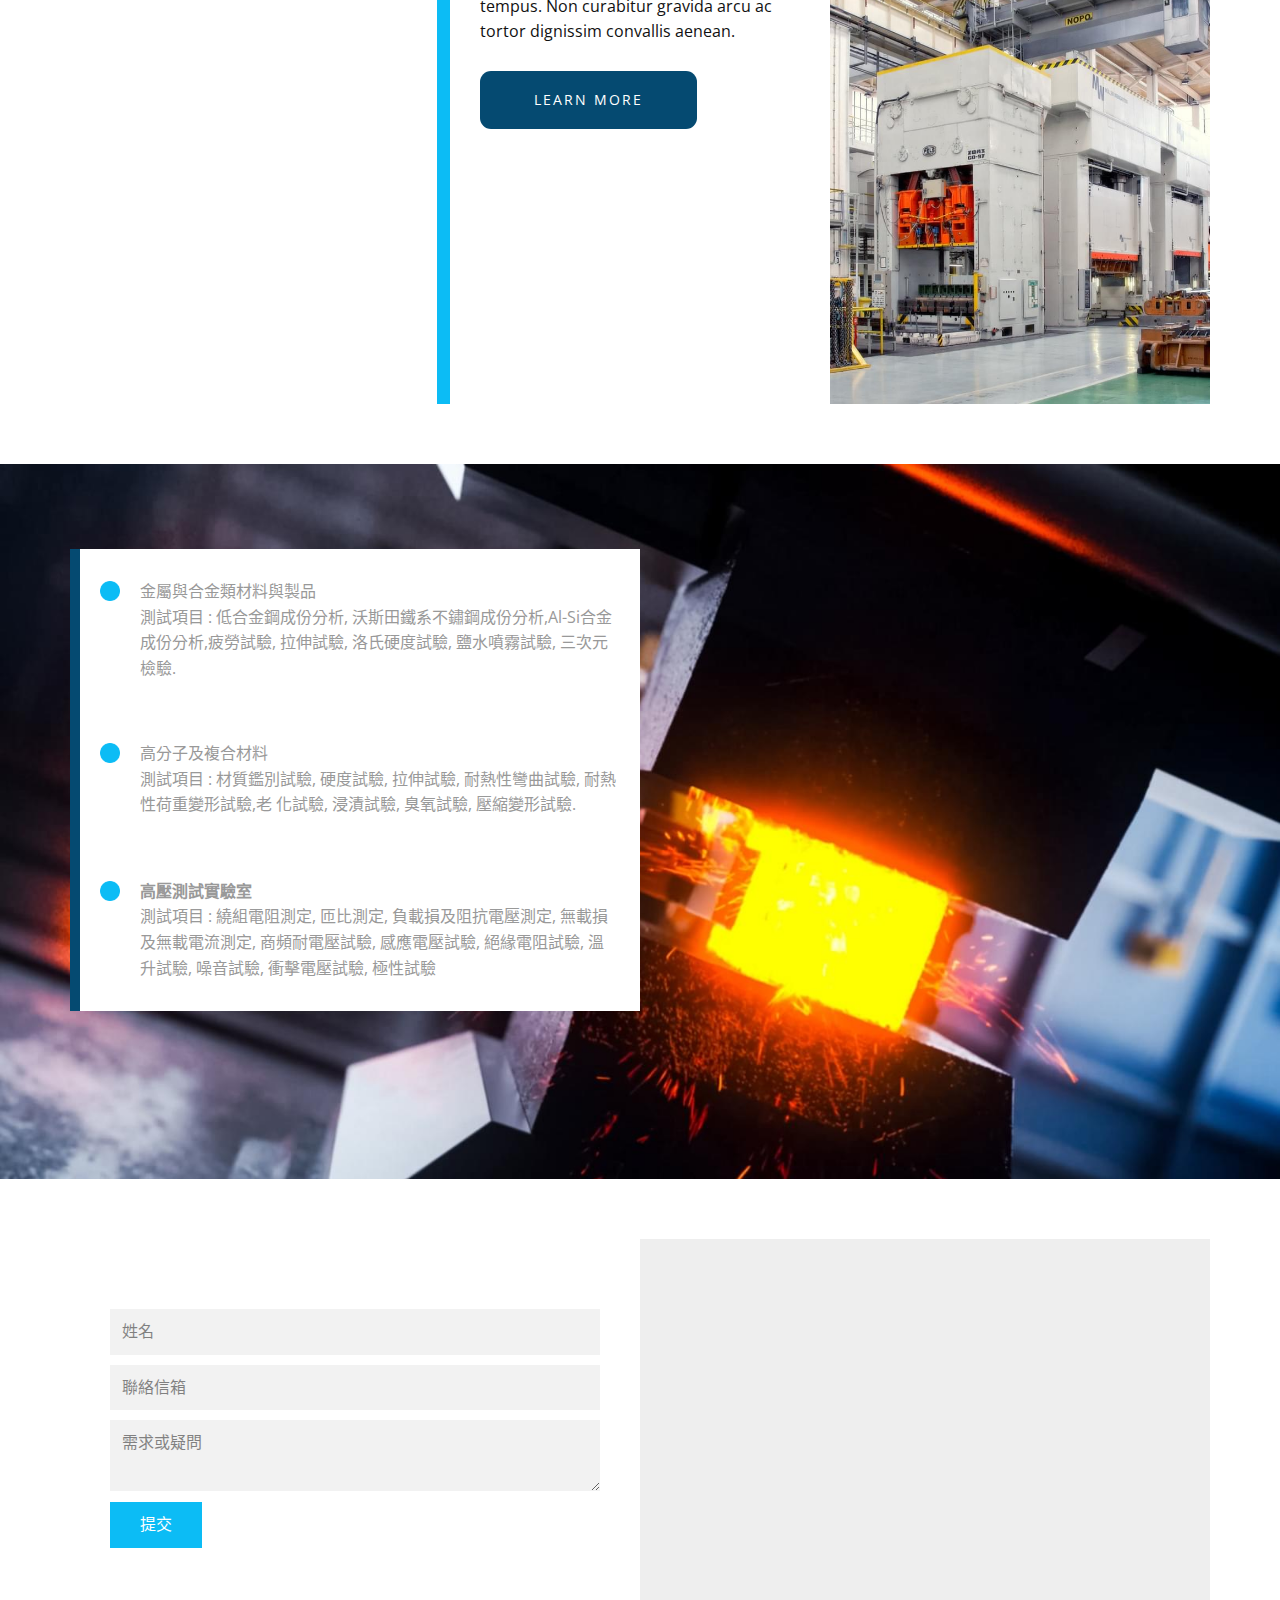
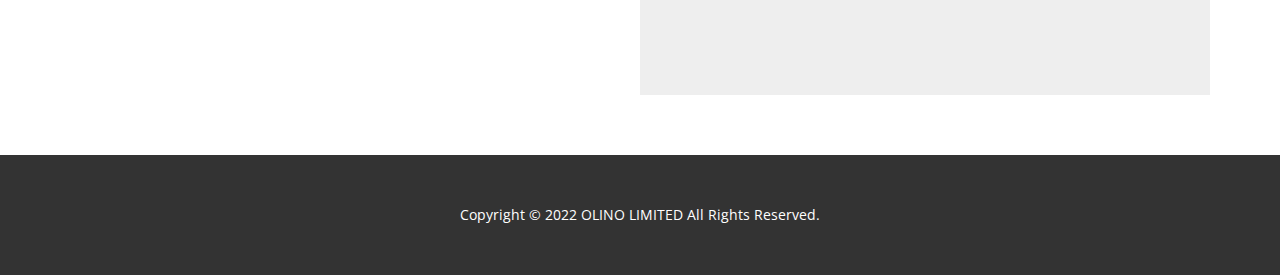
<file: whole_power_website/首頁.html>
<!DOCTYPE html>
<html style="font-size: 16px;" lang="zh-TW"><head>
    <meta name="viewport" content="width=device-width, initial-scale=1.0">
    <meta charset="utf-8">
    <meta name="keywords" content="​How is solar panel work?, ​Energy Freedom with Solar and Storage, ​We Have a Solar Plan for Almost Any Budget, Get In Touch">
    <meta name="description" content="歐立諾有限公司為配電變壓器專業製造廠，同時亦為擁有鎚鍛壓鍛生產線之專業戰甲車履帶製造廠，高素質的研發工程師群，配合優良的製造設備與檢驗儀器，嚴密的製程品管，全程一貫化生產各種型式不同用途的變壓器及國防工業、運輸工具業、機電工業、營建機械等鍛造之零組件">
    <title>毆立諾有限公司-首頁</title>
    <link rel="stylesheet" href="nicepage.css" media="screen">
<link rel="stylesheet" href="首頁.css" media="screen">
    <script class="u-script" type="text/javascript" src="jquery.js" defer=""></script>
    <script class="u-script" type="text/javascript" src="nicepage.js" defer=""></script>
    <meta name="referrer" content="origin">
    <meta property="og:title" content="歐立諾有限公司">
    <link id="u-theme-google-font" rel="stylesheet" href="https://fonts.googleapis.com/css?family=Montserrat:100,100i,200,200i,300,300i,400,400i,500,500i,600,600i,700,700i,800,800i,900,900i|Open+Sans:300,300i,400,400i,500,500i,600,600i,700,700i,800,800i">
    <link id="u-page-google-font" rel="stylesheet" href="https://fonts.googleapis.com/css?family=Montserrat:100,100i,200,200i,300,300i,400,400i,500,500i,600,600i,700,700i,800,800i,900,900i">
    
    
    
    
    
    
    
    
    <script type="application/ld+json">{
		"@context": "http://schema.org",
		"@type": "Organization",
		"name": "毆力諾股份有限公司",
		"logo": "images/F8764354-BAB9-4FFF-9C9A-E6B31F2553BA.jpeg",
		"sameAs": []
}</script>
    <meta name="theme-color" content="#0cbcf5">
    <meta property="og:description" content="歐立諾有限公司為配電變壓器專業製造廠，同時亦為擁有鎚鍛壓鍛生產線之專業戰甲車履帶製造廠，高素質的研發工程師群，配合優良的製造設備與檢驗儀器，嚴密的製程品管，全程一貫化生產各種型式不同用途的變壓器及國防工業、運輸工具業、機電工業、營建機械等鍛造之零組件">
    <meta property="og:type" content="website">
  <meta data-intl-tel-input-cdn-path="intlTelInput/"></head>
  <body class="u-body u-xl-mode" data-lang="zh" data-lang-en="{&quot;head-title&quot;:&quot;&quot;,&quot;head-keywords&quot;:&quot;​How is solar panel work?, ​Energy Freedom with Solar and Storage, ​We Have a Solar Plan for Almost Any Budget, Get In Touch&quot;,&quot;head-description&quot;:&quot;益志股份有限公司為配電變壓器專業製造廠，同時亦為擁有鎚鍛壓鍛生產線之專業戰甲車履帶製造廠，高素質的研發工程師群，配合優良的製造設備與檢驗儀器，嚴密的製程品管，全程一貫化生產各種型式不同用途的變壓器及國防工業、運輸工具業、機電工業、營建機械等鍛造之零組件&quot;}"><header class="u-align-right-lg u-align-right-md u-align-right-sm u-align-right-xs u-clearfix u-header u-sticky u-sticky-fdc4 u-white u-header" id="sec-031c"><div class="u-clearfix u-sheet u-sheet-1">
        <a href="https://nicepage.com" class="u-align-center-sm u-align-center-xs u-image u-logo u-image-1" data-image-width="766" data-image-height="264">
          <img src="images/F8764354-BAB9-4FFF-9C9A-E6B31F2553BA.jpeg" class="u-logo-image u-logo-image-1">
        </a>
        <div class="u-social-icons u-spacing-10 u-social-icons-1">
          <a class="u-social-url" title="facebook" target="_blank" href=""><span class="u-file-icon u-icon u-social-facebook u-social-icon u-text-black u-icon-1"><img src="images/3536569-7e943f94.png" alt=""></span>
          </a>
          <a class="u-social-url" target="_blank" data-type="Custom" title="Custom" href=""><span class="u-file-icon u-icon u-social-custom u-social-icon u-icon-2"><img src="images/888878_150.png" alt=""></span>
          </a>
        </div>
        <nav class="u-align-center-lg u-align-center-md u-align-center-xl u-align-left-sm u-align-left-xs u-menu u-menu-one-level u-offcanvas u-menu-1" data-responsive-from="XS" data-position="">
          <div class="menu-collapse" style="font-size: 1rem; font-weight: 700; letter-spacing: 0px; text-transform: uppercase;">
            <a class="u-button-style u-custom-active-border-color u-custom-border u-custom-border-color u-custom-borders u-custom-hover-border-color u-custom-text-active-color u-custom-text-color u-custom-text-hover-color u-custom-top-bottom-menu-spacing u-nav-link" href="#" style="padding: 2px 0px; font-size: calc(1em + 4px);">
              <svg class="u-svg-link" preserveAspectRatio="xMidYMin slice" viewBox="0 0 302 302" style=""><use xmlns:xlink="http://www.w3.org/1999/xlink" xlink:href="#svg-8a8f"></use></svg>
              <svg xmlns="http://www.w3.org/2000/svg" xmlns:xlink="http://www.w3.org/1999/xlink" version="1.1" id="svg-8a8f" x="0px" y="0px" viewBox="0 0 302 302" style="enable-background:new 0 0 302 302;" xml:space="preserve" class="u-svg-content"><g><rect y="36" width="302" height="30"></rect><rect y="236" width="302" height="30"></rect><rect y="136" width="302" height="30"></rect>
</g><g></g><g></g><g></g><g></g><g></g><g></g><g></g><g></g><g></g><g></g><g></g><g></g><g></g><g></g><g></g></svg>
            </a>
          </div>
          <div class="u-custom-menu u-nav-container">
            <ul class="u-nav u-spacing-30 u-unstyled u-nav-1"><li class="u-nav-item"><a class="u-border-2 u-border-active-palette-1-base u-border-hover-grey-50 u-border-no-left u-border-no-right u-border-no-top u-button-style u-nav-link u-text-active-grey-90 u-text-grey-90 u-text-hover-grey-90" href="首頁.html" data-lang-en="{&quot;content&quot;:&quot;首頁&quot;,&quot;href&quot;:&quot;/首頁.html&quot;}" style="padding: 10px 0px;">首頁</a>
</li><li class="u-nav-item"><a class="u-border-2 u-border-active-palette-1-base u-border-hover-grey-50 u-border-no-left u-border-no-right u-border-no-top u-button-style u-nav-link u-text-active-grey-90 u-text-grey-90 u-text-hover-grey-90" href="關於歐立諾.html" data-lang-en="{&quot;content&quot;:&quot;關於我們&quot;,&quot;href&quot;:&quot;/關於我們.html&quot;}" style="padding: 10px 0px;">關於歐立諾</a>
</li><li class="u-nav-item"><a class="u-border-2 u-border-active-palette-1-base u-border-hover-grey-50 u-border-no-left u-border-no-right u-border-no-top u-button-style u-nav-link u-text-active-grey-90 u-text-grey-90 u-text-hover-grey-90" data-lang-en="{&quot;content&quot;:&quot;主要產品&quot;}" style="padding: 10px 0px;">公司產品</a>
</li><li class="u-nav-item"><a class="u-border-2 u-border-active-palette-1-base u-border-hover-grey-50 u-border-no-left u-border-no-right u-border-no-top u-button-style u-nav-link u-text-active-grey-90 u-text-grey-90 u-text-hover-grey-90" data-lang-en="{&quot;content&quot;:&quot;測試實驗室&quot;}" style="padding: 10px 0px;">測試實驗室</a>
</li><li class="u-nav-item"><a class="u-border-2 u-border-active-palette-1-base u-border-hover-grey-50 u-border-no-left u-border-no-right u-border-no-top u-button-style u-nav-link u-text-active-grey-90 u-text-grey-90 u-text-hover-grey-90" href="首頁.html#carousel_f88c" data-lang-en="{&quot;content&quot;:&quot;聯絡我們&quot;}" style="padding: 10px 0px;">聯絡我們</a>
</li></ul>
          </div>
          <div class="u-custom-menu u-nav-container-collapse">
            <div class="u-align-center u-black u-container-style u-inner-container-layout u-opacity u-opacity-95 u-sidenav">
              <div class="u-inner-container-layout u-sidenav-overflow">
                <div class="u-menu-close"></div>
                <ul class="u-align-center u-nav u-popupmenu-items u-unstyled u-nav-2"><li class="u-nav-item"><a class="u-button-style u-nav-link" href="首頁.html" data-lang-en="{&quot;content&quot;:&quot;首頁&quot;,&quot;href&quot;:&quot;/首頁.html&quot;}">首頁</a>
</li><li class="u-nav-item"><a class="u-button-style u-nav-link" href="關於歐立諾.html" data-lang-en="{&quot;content&quot;:&quot;關於我們&quot;,&quot;href&quot;:&quot;/關於我們.html&quot;}">關於歐立諾</a>
</li><li class="u-nav-item"><a class="u-button-style u-nav-link" data-lang-en="{&quot;content&quot;:&quot;主要產品&quot;}">公司產品</a>
</li><li class="u-nav-item"><a class="u-button-style u-nav-link" data-lang-en="{&quot;content&quot;:&quot;測試實驗室&quot;}">測試實驗室</a>
</li><li class="u-nav-item"><a class="u-button-style u-nav-link" href="首頁.html#carousel_f88c" data-lang-en="{&quot;content&quot;:&quot;聯絡我們&quot;}">聯絡我們</a>
</li></ul>
              </div>
            </div>
            <div class="u-black u-menu-overlay u-opacity u-opacity-70"></div>
          </div>
        </nav>
      </div><style class="u-sticky-style" data-style-id="fdc4">.u-sticky-fixed.u-sticky-fdc4:before, .u-body.u-sticky-fixed .u-sticky-fdc4:before {
borders: top right bottom left !important
}</style></header>
    <section class="skrollable skrollable-between u-align-center u-clearfix u-white u-section-1" src="" id="carousel_0ac8">
      <img class="u-expanded-width u-image u-image-1" src="images/AdobeStock_170441006.jpeg" data-image-width="1620" data-image-height="1080">
      <p class="u-large-text u-text u-text-default-lg u-text-default-md u-text-default-xl u-text-variant u-text-1" data-lang-en="​配電變壓器丶戰甲車零組件專業製造廠​<br>"> 配電變壓器丶戰甲車零組件專業製造廠 <br>
      </p>
      <h2 class="u-text u-text-default u-text-2" data-lang-en="「滿足客戶合理的要求，是益志的責任」">「滿足客戶合理的要求，是我們的責任」</h2>
      <div class="u-list u-list-1">
        <div class="u-repeater u-repeater-1">
          <div class="u-align-center u-border-5 u-border-palette-2-base u-container-style u-list-item u-repeater-item u-shape-rectangle u-white u-list-item-1">
            <div class="u-container-layout u-similar-container u-container-layout-1"><span class="u-file-icon u-icon u-icon-rounded u-text-palette-1-base u-white u-icon-1"><img src="images/7309620-53930b0d.png" alt=""></span>
              <h4 class="u-text u-text-3" data-lang-en="<b><a href=&quot;http://www.wholepower.com.tw/front/bin/ptlist.phtml?Category=305&quot; class=&quot;cglist-name u-active-none u-btn-1 u-border-none u-btn u-button-style u-hover-none u-none u-text-palette-1-base&quot; style=&quot;background-image: none; padding-top: 0px; padding-bottom: 0px; padding-left: 0px; padding-right: 0px&quot;></a></b>​<b><a href=&quot;http://www.wholepower.com.tw/front/bin/ptlist.phtml?Category=274&quot; class=&quot;u-active-none u-btn-2 u-border-none u-btn u-button-style u-hover-none u-none u-text-palette-1-base&quot; style=&quot;background-image: none; padding-top: 0px; padding-bottom: 0px; padding-left: 0px; padding-right: 0px&quot;>配電變壓器</a></b><br><b><a href=&quot;http://www.wholepower.com.tw/front/bin/ptlist.phtml?Category=305&quot; class=&quot;u-active-none u-btn-3 u-border-none u-btn u-button-style u-hover-none u-none u-text-palette-1-base&quot; style=&quot;background-image: none; padding-top: 0px; padding-bottom: 0px; padding-left: 0px; padding-right: 0px&quot;>輸變電器材</a></b><br>"><b>
                  <a href="http://www.wholepower.com.tw/front/bin/ptlist.phtml?Category=305" class="cglist-name u-active-none u-border-none u-btn u-button-style u-hover-none u-none u-text-palette-1-base u-btn-1" data-lang-en="{&quot;content&quot;:&quot;&quot;,&quot;href&quot;:&quot;http://www.wholepower.com.tw/front/bin/ptlist.phtml?Category=305&quot;}"></a></b><b>
                  <a href="http://www.wholepower.com.tw/front/bin/ptlist.phtml?Category=274" class="u-active-none u-border-none u-btn u-button-link u-button-style u-hover-none u-none u-text-body-color u-btn-2" data-lang-en="{&quot;content&quot;:&quot;配電變壓器&quot;,&quot;href&quot;:&quot;http://www.wholepower.com.tw/front/bin/ptlist.phtml?Category=274&quot;}">配電變壓器</a></b>
                <br><b>
                  <a href="http://www.wholepower.com.tw/front/bin/ptlist.phtml?Category=305" class="u-active-none u-border-none u-btn u-button-link u-button-style u-hover-none u-none u-text-body-color u-btn-3" data-lang-en="{&quot;content&quot;:&quot;輸變電器材&quot;,&quot;href&quot;:&quot;http://www.wholepower.com.tw/front/bin/ptlist.phtml?Category=305&quot;}">輸變電器材</a></b>
                <br>
              </h4>
            </div>
          </div>
          <div class="u-align-center u-border-5 u-border-palette-2-base u-container-style u-list-item u-repeater-item u-shape-rectangle u-white u-list-item-2">
            <div class="u-container-layout u-similar-container u-container-layout-2"><span class="u-file-icon u-icon u-icon-rounded u-text-palette-1-base u-white u-icon-2"><img src="images/8088808-a5feb64c.png" alt=""></span>
              <h4 class="u-text u-text-4" data-lang-en="​金屬鍛造"> 金屬鍛造</h4>
            </div>
          </div>
          <div class="u-align-center u-border-5 u-border-palette-2-base u-container-style u-list-item u-repeater-item u-shape-rectangle u-white u-list-item-3">
            <div class="u-container-layout u-similar-container u-container-layout-3"><span class="u-file-icon u-icon u-icon-rounded u-text-palette-1-base u-white u-icon-3"><img src="images/5557725-41359358.png" alt=""></span>
              <h4 class="u-text u-text-5" data-lang-en="​汽車零件"> 汽車零件</h4>
            </div>
          </div>
          <div class="u-align-center u-border-5 u-border-palette-2-base u-container-style u-list-item u-repeater-item u-shape-rectangle u-white u-list-item-4">
            <div class="u-container-layout u-similar-container u-container-layout-4"><span class="u-file-icon u-icon u-icon-rounded u-text-palette-1-base u-white u-icon-4"><img src="images/2369433-e98b04e5.png" alt=""></span>
              <h4 class="u-text u-text-6" data-lang-en="戰車零組件">戰車零組件</h4>
            </div>
          </div>
        </div>
      </div>
    </section>
    <section class="u-clearfix u-hidden u-palette-2-base u-section-2" id="carousel_a626">
      <div class="u-expanded-width u-grey-5 u-shape u-shape-rectangle u-shape-1"></div>
      <div class="u-clearfix u-layout-wrap u-layout-wrap-1">
        <div class="u-layout">
          <div class="u-layout-row">
            <div class="u-container-style u-image u-layout-cell u-size-20-lg u-size-20-xl u-size-30-md u-size-30-sm u-size-30-xs u-image-1" data-image-width="1004" data-image-height="871">
              <div class="u-container-layout u-container-layout-1"></div>
            </div>
            <div class="u-align-center u-black u-container-style u-layout-cell u-size-20-lg u-size-20-xl u-size-30-md u-size-30-sm u-size-30-xs u-layout-cell-2">
              <div class="u-container-layout u-valign-top u-container-layout-2">
                <h3 class="u-text u-text-default u-text-1" data-lang-en="​We Have a Solar Plan for Almost Any Budget"> We Have a Solar Plan for Almost Any Budget</h3>
                <p class="u-text u-text-default u-text-2" data-lang-en="Image by <a href=&quot;https://www.freepik.com/photos/solar-panel&quot; class=&quot;u-btn-1 u-border-1 u-border-active-palette-2-base u-border-hover-palette-2-base u-border-no-left u-border-no-right u-border-no-top u-border-palette-2-base u-bottom-left-radius-0 u-bottom-right-radius-0 u-btn u-button-link u-button-style u-none u-radius-0 u-text-active-palette-2-base u-text-body-alt-color u-text-hover-palette-2-base u-top-left-radius-0 u-top-right-radius-0&quot; target=&quot;_blank&quot; style=&quot;border-style: none none solid; padding-top: 0; padding-bottom: 0; padding-left: 0; padding-right: 0&quot;>Freepik</a>">Image by <a href="https://www.freepik.com/photos/solar-panel" class="u-border-1 u-border-active-palette-2-base u-border-hover-palette-2-base u-border-no-left u-border-no-right u-border-no-top u-border-palette-2-base u-bottom-left-radius-0 u-bottom-right-radius-0 u-btn u-button-link u-button-style u-none u-radius-0 u-text-active-palette-2-base u-text-body-alt-color u-text-hover-palette-2-base u-top-left-radius-0 u-top-right-radius-0 u-btn-1" target="_blank" data-lang-en="{&quot;content&quot;:&quot;Freepik&quot;,&quot;href&quot;:&quot;https://www.freepik.com/photos/solar-panel&quot;}">Freepik</a>
                </p>
                <p class="u-text u-text-default u-text-3" data-lang-en="​Proin libero nunc consequat interdum. Interdum velit euismod in pellentesque massa placerat duis ultricies. "> Proin libero nunc consequat interdum. Interdum velit euismod in pellentesque massa placerat duis ultricies. </p>
              </div>
            </div>
            <div class="u-align-center u-container-style u-layout-cell u-size-20-lg u-size-20-xl u-size-60-md u-size-60-sm u-size-60-xs u-white u-layout-cell-3">
              <div class="u-container-layout u-valign-top u-container-layout-3">
                <p class="u-text u-text-4" data-lang-en="​ Mauris vitae ultricies leo integer malesuada nunc vel risus commodo. Posuere sollicitudin aliquam ultrices sagittis.&amp;nbsp;Purus sit amet luctus venenatis lectus magna. Fringilla phasellus faucibus scelerisque eleifend donec pretium vulputate ullamcorper. "> Mauris vitae ultricies leo integer malesuada nunc vel risus commodo. Posuere sollicitudin aliquam ultrices sagittis.&nbsp;Purus sit amet luctus venenatis lectus magna. Fringilla phasellus faucibus scelerisque eleifend donec pretium vulputate ullamcorper. </p>
                <a href="https://nicepage.com/c/table-html-templates" class="u-active-none u-align-center u-border-1 u-border-active-palette-2-base u-border-hover-palette-2-base u-border-no-left u-border-no-right u-border-no-top u-border-palette-2-base u-bottom-left-radius-0 u-bottom-right-radius-0 u-btn u-button-style u-hover-none u-none u-radius-0 u-text-active-palette-2-base u-text-body-color u-text-hover-palette-2-base u-top-left-radius-0 u-top-right-radius-0 u-btn-2" data-lang-en="{&quot;content&quot;:&quot;more&quot;,&quot;href&quot;:&quot;https://nicepage.com/c/table-html-templates&quot;}">more</a>
              </div>
            </div>
          </div>
        </div>
      </div>
    </section>
    <section class="u-clearfix u-white u-section-3" id="carousel_5141">
      <div class="u-clearfix u-sheet u-sheet-1">
        <div class="u-clearfix u-expanded-width u-layout-wrap u-layout-wrap-1">
          <div class="u-gutter-0 u-layout">
            <div class="u-layout-row">
              <div class="u-container-style u-layout-cell u-size-20-lg u-size-20-xl u-size-30-md u-size-30-sm u-size-30-xs u-layout-cell-1">
                <div class="u-border-13 u-border-no-bottom u-border-no-left u-border-no-top u-border-palette-1-base u-container-layout u-container-layout-1">
                  <h2 class="u-text u-text-default u-text-1" data-lang-en="​Energy Freedom with Solar and Storage"> 專業及創新</h2>
                </div>
              </div>
              <div class="u-align-left u-container-style u-layout-cell u-size-20-lg u-size-20-xl u-size-30-md u-size-30-sm u-size-30-xs u-layout-cell-2">
                <div class="u-container-layout u-valign-top u-container-layout-2">
                  <p class="u-text u-text-default u-text-2" data-lang-en="​​Vulputate dignissim suspendisse in est ante in nibh mauris. Neque aliquam vestibulum morbi blandit cursus risus. Nisi est sit amet facilisis. Volutpat commodo sed egestas egestas. Id leo in vitae turpis massa sed elementum tempus. Non curabitur gravida arcu ac tortor dignissim convallis aenean."> Vulputate dignissim suspendisse in est ante in nibh mauris. Neque aliquam vestibulum morbi blandit cursus risus. Nisi est sit amet facilisis. Volutpat commodo sed egestas egestas. Id leo in vitae turpis massa sed elementum tempus. Non curabitur gravida arcu ac tortor dignissim convallis aenean.</p>
                  <a href="https://nicepage.best" class="u-active-palette-3-dark-3 u-border-none u-btn u-btn-round u-button-style u-hover-palette-3-dark-3 u-palette-2-base u-radius-11 u-btn-1" target="_blank" data-lang-en="{&quot;content&quot;:&quot;learn more&quot;,&quot;href&quot;:&quot;https://nicepage.best&quot;}">learn more</a>
                </div>
              </div>
              <div class="u-container-style u-image u-layout-cell u-size-20-lg u-size-20-xl u-size-60-md u-size-60-sm u-size-60-xs u-image-1" data-image-width="1620" data-image-height="1080">
                <div class="u-container-layout u-container-layout-3"></div>
              </div>
            </div>
          </div>
        </div>
      </div>
    </section>
    <section class="u-align-left u-clearfix u-image u-section-4" id="carousel_ef6e" data-image-width="1620" data-image-height="1080">
      <div class="u-clearfix u-sheet u-sheet-1">
        <div class="u-list u-list-1">
          <div class="u-repeater u-repeater-1">
            <div class="u-align-left u-border-10 u-border-no-bottom u-border-no-right u-border-no-top u-border-palette-2-base u-container-style u-list-item u-repeater-item u-shape-rectangle u-white u-list-item-1">
              <div class="u-container-layout u-similar-container u-container-layout-1">
                <p class="u-text u-text-grey-40 u-text-1" data-lang-en="​Proin libero nunc consequat interdum. Interdum velit euismod in pellentesque massa placerat duis ultricies. Mauris vitae ultricies leo integer malesuada nunc vel risus commodo. Posuere sollicitudin aliquam ultrices sagittis. ">金屬與合金類材料與製品&nbsp;<br>測試項目 : 低合金鋼成份分析, 沃斯田鐵系不鏽鋼成份分析,Al-Si合金成份分析,疲勞試驗, 拉伸試驗, 洛氏硬度試驗, 鹽水噴霧試驗,&nbsp;三次元檢驗.&nbsp;<br>
                </p><span class="u-file-icon u-icon u-text-palette-1-base u-icon-1"><img src="images/481037-481aafd0.png" alt=""></span>
              </div>
            </div>
            <div class="u-align-left u-border-10 u-border-no-bottom u-border-no-right u-border-no-top u-border-palette-2-base u-container-style u-list-item u-repeater-item u-shape-rectangle u-white u-list-item-2">
              <div class="u-container-layout u-similar-container u-container-layout-2">
                <p class="u-text u-text-grey-40 u-text-2" data-lang-en="​Proin libero nunc consequat interdum. Interdum velit euismod in pellentesque massa placerat duis ultricies. Mauris vitae ultricies leo integer malesuada nunc vel risus commodo. Posuere sollicitudin aliquam ultrices sagittis. ">高分子及複合材料&nbsp;<br>測試項目 : 材質鑑別試驗, 硬度試驗, 拉伸試驗, 耐熱性彎曲試驗, 耐熱性荷重變形試驗,老 化試驗, 浸漬試驗, 臭氧試驗, 壓縮變形試驗.<br>
                </p><span class="u-file-icon u-icon u-text-palette-1-base u-icon-2"><img src="images/481037-481aafd0.png" alt=""></span>
              </div>
            </div>
            <div class="u-align-left u-border-10 u-border-no-bottom u-border-no-right u-border-no-top u-border-palette-2-base u-container-style u-list-item u-repeater-item u-shape-rectangle u-white u-list-item-3">
              <div class="u-container-layout u-similar-container u-container-layout-3">
                <p class="u-text u-text-grey-40 u-text-3" data-lang-en="​Proin libero nunc consequat interdum. Interdum velit euismod in pellentesque massa placerat duis ultricies. Mauris vitae ultricies leo integer malesuada nunc vel risus commodo. Posuere sollicitudin aliquam ultrices sagittis. "><b>高壓測試實驗室</b>
                  <br>測試項目 : 繞組電阻測定, 匝比測定, 負載損及阻抗電壓測定, 無載損及無載電流測定, 商頻耐電壓試驗, 感應電壓試驗, 絕緣電阻試驗, 溫升試驗, 噪音試驗, 衝擊電壓試驗, 極性試驗<br>
                </p><span class="u-file-icon u-icon u-text-palette-1-base u-icon-3"><img src="images/481037-481aafd0.png" alt=""></span>
              </div>
            </div>
          </div>
        </div>
      </div>
    </section>
    <section class="u-align-center u-clearfix u-hidden u-section-5" id="carousel_7453">
      <div class="u-clearfix u-sheet u-sheet-1">
        <div class="u-border-20 u-border-palette-1-base u-expanded-width-md u-expanded-width-sm u-expanded-width-xs u-shape u-shape-rectangle u-shape-1"></div>
        <div class="u-clearfix u-gutter-20 u-layout-wrap u-layout-wrap-1">
          <div class="u-gutter-0 u-layout">
            <div class="u-layout-row">
              <div class="u-align-center u-container-style u-layout-cell u-size-30 u-white u-layout-cell-1">
                <div class="u-container-layout u-container-layout-1">
                  <h3 class="u-text u-text-default u-text-1" data-lang-en="​董事長 黃立德"> 創始人兼執行長<br>
                    <br>黃立德
                  </h3>
                  <p class="u-text u-text-grey-40 u-text-2" data-lang-en="​Duis aute irure dolor in reprehenderit in voluptate velit esse cillum dolore eu fugiat nulla pariatur. Excepteur sint occaecat cupidatat non proident, sunt in culpa qui officia deserunt mollit anim id est laborum.">新約《腓立比書》3章:12-16節<br>『 <b>忘記背後，努力面前的， 向著標竿直跑</b> 』<br>是黃執行長的座右銘，<br>也是歐立諾秉持的精神。
                  </p>
                  <a href="https://nicepage.com/website-design" class="u-active-palette-3-dark-3 u-btn u-btn-round u-button-style u-hover-palette-3-dark-3 u-palette-2-base u-radius-11 u-btn-1" data-lang-en="{&quot;content&quot;:&quot;​<span class=\&quot;u-block-671e-39 u-file-icon u-icon u-text-white\&quot; style=\&quot;font-size: 1.125rem\&quot;><img src=\&quot;[data-uri]\&quot; alt=\&quot;\&quot; data-original-src=\&quot;//images01.nicepagecdn.com/c461c07a441a5d220e8feb1a/b8d6d1d0416250f491b4e382/126509.png\&quot; data-color=\&quot;#000000\&quot;></span>&amp;nbsp;Call now&quot;,&quot;href&quot;:&quot;https://nicepage.com/website-design&quot;}"> 了解更多</a>
                </div>
              </div>
              <div class="u-container-style u-image u-layout-cell u-size-30 u-image-1" data-image-width="754" data-image-height="1080">
                <div class="u-container-layout u-container-layout-2"></div>
              </div>
            </div>
          </div>
        </div>
      </div>
    </section>
    <section class="u-align-center u-clearfix u-hidden u-section-6" id="carousel_b5a8">
      <div class="u-clearfix u-sheet u-valign-middle-lg u-valign-middle-xl u-sheet-1">
        <div class="u-expanded-width u-list u-list-1">
          <div class="u-repeater u-repeater-1">
            <div class="u-align-center u-container-style u-grey-5 u-list-item u-repeater-item u-list-item-1">
              <div class="u-container-layout u-similar-container u-valign-top u-container-layout-1"><span class="u-file-icon u-icon u-icon-1"><img src="images/1500455.png" alt=""></span>
                <h3 class="u-custom-font u-font-montserrat u-text u-text-palette-2-base u-text-1" data-animation-name="counter" data-animation-event="scroll" data-animation-duration="3000" data-lang-en="2.105">250</h3>
                <h4 class="u-custom-font u-font-montserrat u-text u-text-2" data-lang-en="​Employees"> Employees</h4>
              </div>
            </div>
            <div class="u-align-center u-container-style u-grey-5 u-list-item u-repeater-item u-list-item-2">
              <div class="u-container-layout u-similar-container u-valign-top u-container-layout-2"><span class="u-file-icon u-icon u-icon-2"><img src="images/3039842.png" alt=""></span>
                <h3 class="u-custom-font u-font-montserrat u-text u-text-palette-2-base u-text-3" data-animation-name="counter" data-animation-event="scroll" data-animation-duration="3000" data-lang-en="​3.158"> 3.158</h3>
                <h4 class="u-custom-font u-font-montserrat u-text u-text-4" data-lang-en="​Installed(MW)"> Installed(MW)</h4>
              </div>
            </div>
            <div class="u-align-center u-container-style u-grey-5 u-list-item u-repeater-item u-list-item-3">
              <div class="u-container-layout u-similar-container u-valign-top u-container-layout-3"><span class="u-file-icon u-icon u-icon-3"><img src="images/1835596.png" alt=""></span>
                <h3 class="u-custom-font u-font-montserrat u-text u-text-palette-2-base u-text-5" data-animation-name="counter" data-animation-event="scroll" data-animation-duration="3000" data-lang-en="297">297</h3>
                <h4 class="u-custom-font u-font-montserrat u-text u-text-6" data-lang-en="projects">projects</h4>
              </div>
            </div>
            <div class="u-align-center u-container-style u-grey-5 u-list-item u-repeater-item u-list-item-4">
              <div class="u-container-layout u-similar-container u-valign-top u-container-layout-4"><span class="u-file-icon u-icon u-icon-4"><img src="images/3222106.png" alt=""></span>
                <h3 class="u-custom-font u-font-montserrat u-text u-text-palette-2-base u-text-7" data-animation-name="counter" data-animation-event="scroll" data-animation-duration="3000" data-lang-en="​5.282"> 5.282</h3>
                <h4 class="u-custom-font u-font-montserrat u-text u-text-8" data-lang-en="​MT CO2"> MT CO2</h4>
              </div>
            </div>
          </div>
        </div>
      </div>
    </section>
    <section class="u-align-center u-clearfix u-section-7" id="carousel_f88c">
      <div class="u-clearfix u-sheet u-sheet-1">
        <div class="u-clearfix u-expanded-width u-layout-wrap u-layout-wrap-1">
          <div class="u-layout">
            <div class="u-layout-row">
              <div class="u-align-left u-container-style u-layout-cell u-size-30 u-layout-cell-1">
                <div class="u-container-layout u-valign-middle-md u-valign-middle-sm u-valign-middle-xs u-container-layout-1">
                  <div class="u-expanded-width u-form u-form-1">
                    <form action="https://forms.nicepagesrv.com/v2/form/process" class="u-clearfix u-form-spacing-10 u-form-vertical u-inner-form" source="email" name="form" style="padding: 10px;">
                      <div class="u-form-group u-form-name u-label-none">
                        <label class="u-label" data-lang-en="Name">Name</label>
                        <input type="text" placeholder="姓名" id="name-2ee9" name="name" class="u-grey-5 u-input u-input-rectangle" required="" data-lang-en="Enter your Name">
                      </div>
                      <div class="u-form-email u-form-group u-label-none">
                        <label class="u-label" data-lang-en="Email">Email</label>
                        <input type="email" placeholder="聯絡信箱" id="email-2ee9" name="email" class="u-grey-5 u-input u-input-rectangle" required="" data-lang-en="Enter a valid email address">
                      </div>
                      <div class="u-form-group u-form-message u-label-none">
                        <label class="u-label" data-lang-en="Message">Message</label>
                        <textarea placeholder="需求或疑問" id="message-2ee9" name="message" class="u-grey-5 u-input u-input-rectangle" required="" data-lang-en="Enter your message"></textarea>
                      </div>
                      <div class="u-align-left u-form-group u-form-submit u-label-none">
                        <a href="#" class="u-border-none u-btn u-btn-submit u-button-style u-hover-palette-4-base u-palette-1-base u-btn-1" data-lang-en="{&quot;content&quot;:&quot;Submit&quot;,&quot;href&quot;:&quot;#&quot;}">提交<br>
                        </a>
                        <input type="submit" value="submit" class="u-form-control-hidden">
                      </div>
                      <div class="u-form-send-message u-form-send-success" data-lang-en="
            Thank you! Your message has been sent.
        "> Thank you! Your message has been sent. </div>
                      <div class="u-form-send-error u-form-send-message" data-lang-en="
            Unable to send your message. Please fix errors then try again.
        "> Unable to send your message. Please fix errors then try again. </div>
                      <input type="hidden" value="" name="recaptchaResponse">
                      <input type="hidden" name="formServices" value="1ecb210cb43ae372e9a4f06661ad59a9">
                    </form>
                  </div>
                </div>
              </div>
              <div class="u-container-style u-grey-5 u-layout-cell u-size-30 u-layout-cell-2">
                <div class="u-container-layout u-container-layout-2">
                  <div class="u-expanded u-grey-light-2 u-map">
                    <div class="embed-responsive">
                      <iframe class="embed-responsive-item" src="//maps.google.com/maps?output=embed&amp;q=%E6%AD%90%E7%AB%8B%E8%AB%BE%E6%9C%89%E9%99%90%E5%85%AC%E5%8F%B8&amp;z=10&amp;t=m" data-map="[base64]"></iframe>
                    </div>
                  </div>
                </div>
              </div>
            </div>
          </div>
        </div>
      </div>
    </section>
    
    
    <footer class="u-align-center u-clearfix u-footer u-grey-80 u-footer" id="sec-225e"><div class="u-clearfix u-sheet u-sheet-1">
        <p class="u-small-text u-text u-text-variant u-text-1" data-lang-en="Sample text. Click to select the Text Element."> Copyright © ​2022 OLINO LIMITED All Rights Reserved.</p>
      </div></footer>
  
</body></html>
</file>
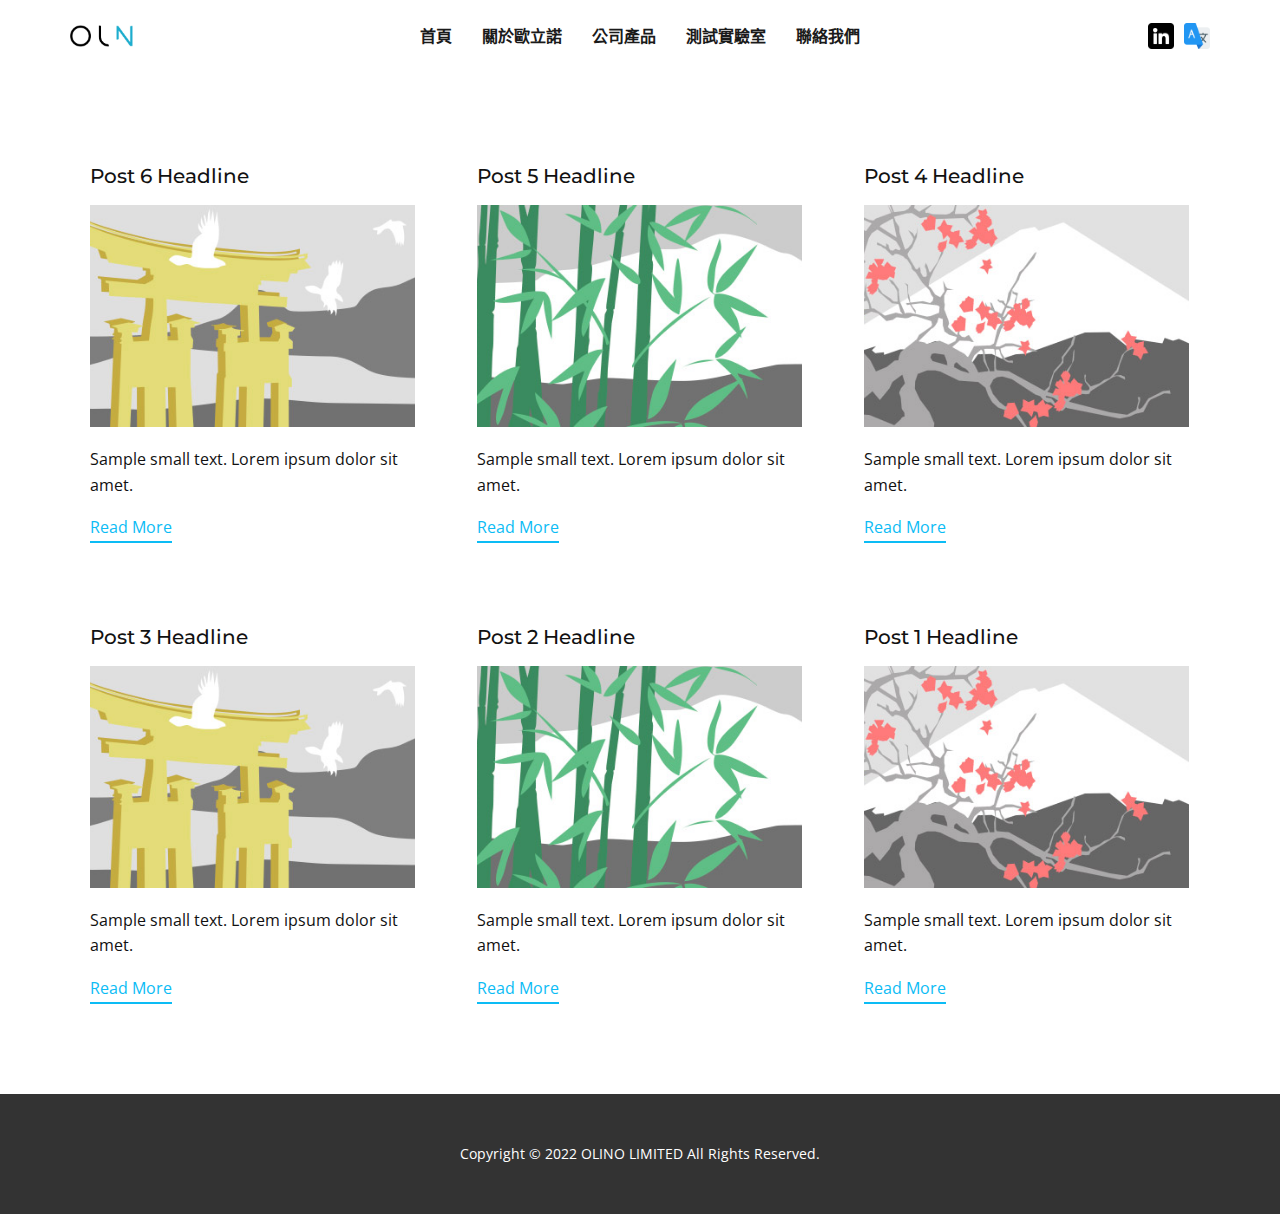
<file: whole_power_website/blog/blog.html>
<!DOCTYPE html>
<html style="font-size: 16px;" lang="zh-TW"><head>
    <meta name="viewport" content="width=device-width, initial-scale=1.0">
    <meta charset="utf-8">
    <meta name="keywords" content="">
    <meta name="description" content="">
    <title>Blog Template</title>
    <link rel="stylesheet" href="../nicepage.css" media="screen">
<link rel="stylesheet" href="../Blog-Template.css" media="screen">
    <script class="u-script" type="text/javascript" src="../jquery.js" defer=""></script>
    <script class="u-script" type="text/javascript" src="../nicepage.js" defer=""></script>
    <link id="u-theme-google-font" rel="stylesheet" href="https://fonts.googleapis.com/css?family=Montserrat:100,100i,200,200i,300,300i,400,400i,500,500i,600,600i,700,700i,800,800i,900,900i|Open+Sans:300,300i,400,400i,500,500i,600,600i,700,700i,800,800i">
    
    
    <script type="application/ld+json">{
		"@context": "http://schema.org",
		"@type": "Organization",
		"name": "毆力諾股份有限公司",
		"logo": "images/F8764354-BAB9-4FFF-9C9A-E6B31F2553BA.jpeg",
		"sameAs": []
}</script>
    <meta name="theme-color" content="#0cbcf5">
  <meta data-intl-tel-input-cdn-path="intlTelInput/"></head>
  <body class="u-body u-xl-mode" data-lang="zh"><header class="u-align-right-lg u-align-right-md u-align-right-sm u-align-right-xs u-clearfix u-header u-sticky u-sticky-fdc4 u-white u-header" id="sec-031c"><div class="u-clearfix u-sheet u-sheet-1">
        <a href="https://nicepage.com" class="u-align-center-sm u-align-center-xs u-image u-logo u-image-1" data-image-width="766" data-image-height="264">
          <img src="../images/F8764354-BAB9-4FFF-9C9A-E6B31F2553BA.jpeg" class="u-logo-image u-logo-image-1">
        </a>
        <div class="u-social-icons u-spacing-10 u-social-icons-1">
          <a class="u-social-url" title="facebook" target="_blank" href=""><span class="u-file-icon u-icon u-social-facebook u-social-icon u-text-black u-icon-1"><img src="../images/3536569-7e943f94.png" alt=""></span>
          </a>
          <a class="u-social-url" target="_blank" data-type="Custom" title="Custom" href=""><span class="u-file-icon u-icon u-social-custom u-social-icon u-icon-2"><img src="../images/888878_150.png" alt=""></span>
          </a>
        </div>
        <nav class="u-align-center-lg u-align-center-md u-align-center-xl u-align-left-sm u-align-left-xs u-menu u-menu-one-level u-offcanvas u-menu-1" data-responsive-from="XS" data-position="">
          <div class="menu-collapse" style="font-size: 1rem; font-weight: 700; letter-spacing: 0px; text-transform: uppercase;">
            <a class="u-button-style u-custom-active-border-color u-custom-border u-custom-border-color u-custom-borders u-custom-hover-border-color u-custom-text-active-color u-custom-text-color u-custom-text-hover-color u-custom-top-bottom-menu-spacing u-nav-link" href="#" style="padding: 2px 0px; font-size: calc(1em + 4px);">
              <svg class="u-svg-link" preserveAspectRatio="xMidYMin slice" viewBox="0 0 302 302" style=""><use xmlns:xlink="http://www.w3.org/1999/xlink" xlink:href="#svg-8a8f"></use></svg>
              <svg xmlns="http://www.w3.org/2000/svg" xmlns:xlink="http://www.w3.org/1999/xlink" version="1.1" id="svg-8a8f" x="0px" y="0px" viewBox="0 0 302 302" style="enable-background:new 0 0 302 302;" xml:space="preserve" class="u-svg-content"><g><rect y="36" width="302" height="30"></rect><rect y="236" width="302" height="30"></rect><rect y="136" width="302" height="30"></rect>
</g><g></g><g></g><g></g><g></g><g></g><g></g><g></g><g></g><g></g><g></g><g></g><g></g><g></g><g></g><g></g></svg>
            </a>
          </div>
          <div class="u-custom-menu u-nav-container">
            <ul class="u-nav u-spacing-30 u-unstyled u-nav-1"><li class="u-nav-item"><a class="u-border-2 u-border-active-palette-1-base u-border-hover-grey-50 u-border-no-left u-border-no-right u-border-no-top u-button-style u-nav-link u-text-active-grey-90 u-text-grey-90 u-text-hover-grey-90" href="../首頁.html" data-lang-en="{&quot;content&quot;:&quot;首頁&quot;,&quot;href&quot;:&quot;/首頁.html&quot;}" style="padding: 10px 0px;">首頁</a>
</li><li class="u-nav-item"><a class="u-border-2 u-border-active-palette-1-base u-border-hover-grey-50 u-border-no-left u-border-no-right u-border-no-top u-button-style u-nav-link u-text-active-grey-90 u-text-grey-90 u-text-hover-grey-90" href="../關於歐立諾.html" data-lang-en="{&quot;content&quot;:&quot;關於我們&quot;,&quot;href&quot;:&quot;/關於我們.html&quot;}" style="padding: 10px 0px;">關於歐立諾</a>
</li><li class="u-nav-item"><a class="u-border-2 u-border-active-palette-1-base u-border-hover-grey-50 u-border-no-left u-border-no-right u-border-no-top u-button-style u-nav-link u-text-active-grey-90 u-text-grey-90 u-text-hover-grey-90" data-lang-en="{&quot;content&quot;:&quot;主要產品&quot;}" style="padding: 10px 0px;">公司產品</a>
</li><li class="u-nav-item"><a class="u-border-2 u-border-active-palette-1-base u-border-hover-grey-50 u-border-no-left u-border-no-right u-border-no-top u-button-style u-nav-link u-text-active-grey-90 u-text-grey-90 u-text-hover-grey-90" data-lang-en="{&quot;content&quot;:&quot;測試實驗室&quot;}" style="padding: 10px 0px;">測試實驗室</a>
</li><li class="u-nav-item"><a class="u-border-2 u-border-active-palette-1-base u-border-hover-grey-50 u-border-no-left u-border-no-right u-border-no-top u-button-style u-nav-link u-text-active-grey-90 u-text-grey-90 u-text-hover-grey-90" href="../首頁.html#carousel_f88c" data-lang-en="{&quot;content&quot;:&quot;聯絡我們&quot;}" style="padding: 10px 0px;">聯絡我們</a>
</li></ul>
          </div>
          <div class="u-custom-menu u-nav-container-collapse">
            <div class="u-align-center u-black u-container-style u-inner-container-layout u-opacity u-opacity-95 u-sidenav">
              <div class="u-inner-container-layout u-sidenav-overflow">
                <div class="u-menu-close"></div>
                <ul class="u-align-center u-nav u-popupmenu-items u-unstyled u-nav-2"><li class="u-nav-item"><a class="u-button-style u-nav-link" href="../首頁.html" data-lang-en="{&quot;content&quot;:&quot;首頁&quot;,&quot;href&quot;:&quot;/首頁.html&quot;}">首頁</a>
</li><li class="u-nav-item"><a class="u-button-style u-nav-link" href="../關於歐立諾.html" data-lang-en="{&quot;content&quot;:&quot;關於我們&quot;,&quot;href&quot;:&quot;/關於我們.html&quot;}">關於歐立諾</a>
</li><li class="u-nav-item"><a class="u-button-style u-nav-link" data-lang-en="{&quot;content&quot;:&quot;主要產品&quot;}">公司產品</a>
</li><li class="u-nav-item"><a class="u-button-style u-nav-link" data-lang-en="{&quot;content&quot;:&quot;測試實驗室&quot;}">測試實驗室</a>
</li><li class="u-nav-item"><a class="u-button-style u-nav-link" href="../首頁.html#carousel_f88c" data-lang-en="{&quot;content&quot;:&quot;聯絡我們&quot;}">聯絡我們</a>
</li></ul>
              </div>
            </div>
            <div class="u-black u-menu-overlay u-opacity u-opacity-70"></div>
          </div>
        </nav>
      </div><style class="u-sticky-style" data-style-id="fdc4">.u-sticky-fixed.u-sticky-fdc4:before, .u-body.u-sticky-fixed .u-sticky-fdc4:before {
borders: top right bottom left !important
}</style></header>
    <section class="u-clearfix u-section-1" id="sec-d707">
      <div class="u-clearfix u-sheet u-valign-middle u-sheet-1"><!--blog--><!--blog_options_json--><!--{"type":"Recent","source":"","tags":"","count":""}--><!--/blog_options_json-->
        <div class="u-blog u-expanded-width u-repeater u-repeater-1"><!--blog_post-->
          <div class="u-blog-post u-container-style u-repeater-item u-white u-repeater-item-1">
            <div class="u-container-layout u-similar-container u-valign-top u-container-layout-1"><!--blog_post_header-->
              <h4 class="u-blog-control u-text u-text-1">
                <a class="u-post-header-link" href="../blog/post-5.html">Post 6 Headline</a>
              </h4><!--/blog_post_header--><!--blog_post_image-->
              <a class="u-post-header-link" href="../blog/post-5.html"><img alt="" class="u-blog-control u-expanded-width u-image u-image-default u-image-1" src="../images/8ad73f3c.jpeg"></a><!--/blog_post_image--><!--blog_post_content-->
              <div class="u-blog-control u-post-content u-text u-text-2 fr-view">Sample small text. Lorem ipsum dolor sit amet.</div><!--/blog_post_content--><!--blog_post_readmore-->
              <a href="../blog/post-5.html" class="u-blog-control u-border-2 u-border-palette-1-base u-btn u-btn-rectangle u-button-style u-none u-btn-1"><!--blog_post_readmore_content--><!--options_json--><!--{"content":"","defaultValue":"Read More"}--><!--/options_json-->Read More<!--/blog_post_readmore_content--></a><!--/blog_post_readmore-->
            </div>
          </div><div class="u-blog-post u-container-style u-repeater-item u-video-cover u-white">
            <div class="u-container-layout u-similar-container u-valign-top u-container-layout-2"><!--blog_post_header-->
              <h4 class="u-blog-control u-text u-text-3">
                <a class="u-post-header-link" href="../blog/post-4.html">Post 5 Headline</a>
              </h4><!--/blog_post_header--><!--blog_post_image-->
              <a class="u-post-header-link" href="../blog/post-4.html"><img alt="" class="u-blog-control u-expanded-width u-image u-image-default u-image-2" src="../images/68f64b9d.jpeg"></a><!--/blog_post_image--><!--blog_post_content-->
              <div class="u-blog-control u-post-content u-text u-text-4 fr-view">Sample small text. Lorem ipsum dolor sit amet.</div><!--/blog_post_content--><!--blog_post_readmore-->
              <a href="../blog/post-4.html" class="u-blog-control u-border-2 u-border-palette-1-base u-btn u-btn-rectangle u-button-style u-none u-btn-2"><!--blog_post_readmore_content--><!--options_json--><!--{"content":"","defaultValue":"Read More"}--><!--/options_json-->Read More<!--/blog_post_readmore_content--></a><!--/blog_post_readmore-->
            </div>
          </div><div class="u-blog-post u-container-style u-repeater-item u-video-cover u-white">
            <div class="u-container-layout u-similar-container u-valign-top u-container-layout-3"><!--blog_post_header-->
              <h4 class="u-blog-control u-text u-text-5">
                <a class="u-post-header-link" href="../blog/post-3.html">Post 4 Headline</a>
              </h4><!--/blog_post_header--><!--blog_post_image-->
              <a class="u-post-header-link" href="../blog/post-3.html"><img alt="" class="u-blog-control u-expanded-width u-image u-image-default u-image-3" src="../images/0fd3416c.jpeg"></a><!--/blog_post_image--><!--blog_post_content-->
              <div class="u-blog-control u-post-content u-text u-text-6 fr-view">Sample small text. Lorem ipsum dolor sit amet.</div><!--/blog_post_content--><!--blog_post_readmore-->
              <a href="../blog/post-3.html" class="u-blog-control u-border-2 u-border-palette-1-base u-btn u-btn-rectangle u-button-style u-none u-btn-3"><!--blog_post_readmore_content--><!--options_json--><!--{"content":"","defaultValue":"Read More"}--><!--/options_json-->Read More<!--/blog_post_readmore_content--></a><!--/blog_post_readmore-->
            </div>
          </div><div class="u-blog-post u-container-style u-repeater-item u-white u-repeater-item-1">
            <div class="u-container-layout u-similar-container u-valign-top u-container-layout-1"><!--blog_post_header-->
              <h4 class="u-blog-control u-text u-text-1">
                <a class="u-post-header-link" href="../blog/post-2.html">Post 3 Headline</a>
              </h4><!--/blog_post_header--><!--blog_post_image-->
              <a class="u-post-header-link" href="../blog/post-2.html"><img alt="" class="u-blog-control u-expanded-width u-image u-image-default u-image-1" src="../images/8ad73f3c.jpeg"></a><!--/blog_post_image--><!--blog_post_content-->
              <div class="u-blog-control u-post-content u-text u-text-2 fr-view">Sample small text. Lorem ipsum dolor sit amet.</div><!--/blog_post_content--><!--blog_post_readmore-->
              <a href="../blog/post-2.html" class="u-blog-control u-border-2 u-border-palette-1-base u-btn u-btn-rectangle u-button-style u-none u-btn-1"><!--blog_post_readmore_content--><!--options_json--><!--{"content":"","defaultValue":"Read More"}--><!--/options_json-->Read More<!--/blog_post_readmore_content--></a><!--/blog_post_readmore-->
            </div>
          </div><div class="u-blog-post u-container-style u-repeater-item u-video-cover u-white">
            <div class="u-container-layout u-similar-container u-valign-top u-container-layout-2"><!--blog_post_header-->
              <h4 class="u-blog-control u-text u-text-3">
                <a class="u-post-header-link" href="../blog/post-1.html">Post 2 Headline</a>
              </h4><!--/blog_post_header--><!--blog_post_image-->
              <a class="u-post-header-link" href="../blog/post-1.html"><img alt="" class="u-blog-control u-expanded-width u-image u-image-default u-image-2" src="../images/68f64b9d.jpeg"></a><!--/blog_post_image--><!--blog_post_content-->
              <div class="u-blog-control u-post-content u-text u-text-4 fr-view">Sample small text. Lorem ipsum dolor sit amet.</div><!--/blog_post_content--><!--blog_post_readmore-->
              <a href="../blog/post-1.html" class="u-blog-control u-border-2 u-border-palette-1-base u-btn u-btn-rectangle u-button-style u-none u-btn-2"><!--blog_post_readmore_content--><!--options_json--><!--{"content":"","defaultValue":"Read More"}--><!--/options_json-->Read More<!--/blog_post_readmore_content--></a><!--/blog_post_readmore-->
            </div>
          </div><div class="u-blog-post u-container-style u-repeater-item u-video-cover u-white">
            <div class="u-container-layout u-similar-container u-valign-top u-container-layout-3"><!--blog_post_header-->
              <h4 class="u-blog-control u-text u-text-5">
                <a class="u-post-header-link" href="../blog/post.html">Post 1 Headline</a>
              </h4><!--/blog_post_header--><!--blog_post_image-->
              <a class="u-post-header-link" href="../blog/post.html"><img alt="" class="u-blog-control u-expanded-width u-image u-image-default u-image-3" src="../images/0fd3416c.jpeg"></a><!--/blog_post_image--><!--blog_post_content-->
              <div class="u-blog-control u-post-content u-text u-text-6 fr-view">Sample small text. Lorem ipsum dolor sit amet.</div><!--/blog_post_content--><!--blog_post_readmore-->
              <a href="../blog/post.html" class="u-blog-control u-border-2 u-border-palette-1-base u-btn u-btn-rectangle u-button-style u-none u-btn-3"><!--blog_post_readmore_content--><!--options_json--><!--{"content":"","defaultValue":"Read More"}--><!--/options_json-->Read More<!--/blog_post_readmore_content--></a><!--/blog_post_readmore-->
            </div>
          </div><!--/blog_post--><!--blog_post-->
          <!--/blog_post--><!--blog_post-->
          <!--/blog_post-->
        </div><!--/blog-->
      </div>
    </section>
    
    
    <footer class="u-align-center u-clearfix u-footer u-grey-80 u-footer" id="sec-225e"><div class="u-clearfix u-sheet u-sheet-1">
        <p class="u-small-text u-text u-text-variant u-text-1" data-lang-en="Sample text. Click to select the Text Element."> Copyright © ​2022 OLINO LIMITED All Rights Reserved.</p>
      </div></footer>
  
</body></html>
</file>
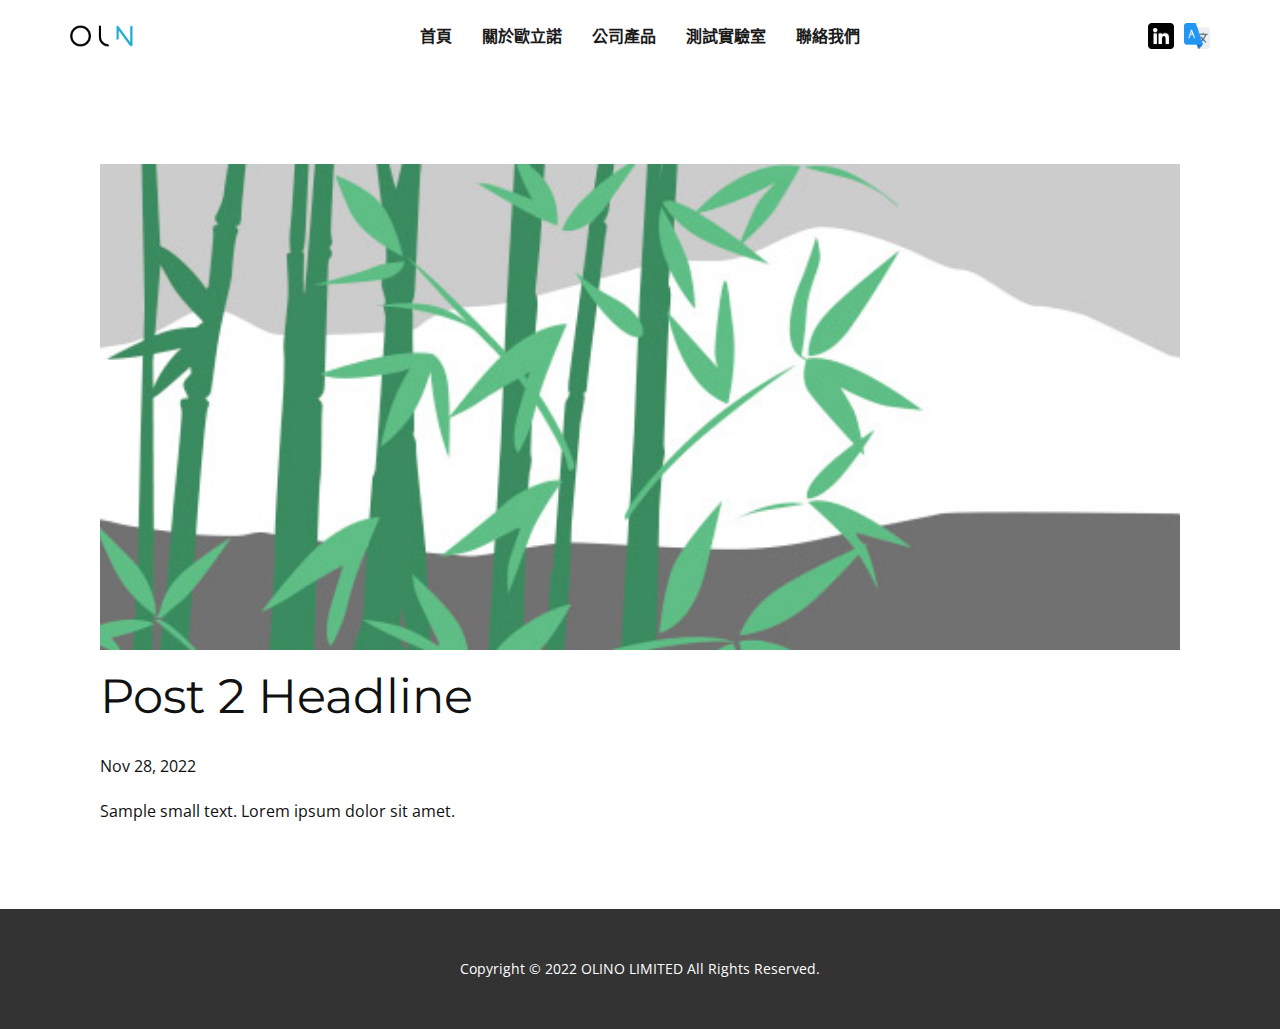
<file: whole_power_website/blog/post-1.html>
<!DOCTYPE html>
<html style="font-size: 16px;" lang="zh-TW"><head>
    <meta name="viewport" content="width=device-width, initial-scale=1.0">
    <meta charset="utf-8">
    <meta name="keywords" content="Post 1 Headline">
    <meta name="description" content="">
    <title>Post 2 Headline</title>
    <link rel="stylesheet" href="../nicepage.css" media="screen">
<link rel="stylesheet" href="../Post-Template.css" media="screen">
    <script class="u-script" type="text/javascript" src="../jquery.js" defer=""></script>
    <script class="u-script" type="text/javascript" src="../nicepage.js" defer=""></script>
    <link id="u-theme-google-font" rel="stylesheet" href="https://fonts.googleapis.com/css?family=Montserrat:100,100i,200,200i,300,300i,400,400i,500,500i,600,600i,700,700i,800,800i,900,900i|Open+Sans:300,300i,400,400i,500,500i,600,600i,700,700i,800,800i">
    
    
    <script type="application/ld+json">{
		"@context": "http://schema.org",
		"@type": "Organization",
		"name": "毆力諾股份有限公司",
		"logo": "images/F8764354-BAB9-4FFF-9C9A-E6B31F2553BA.jpeg",
		"sameAs": []
}</script>
    <meta name="theme-color" content="#0cbcf5">
  <meta data-intl-tel-input-cdn-path="intlTelInput/"></head>
  <body class="u-body u-xl-mode" data-lang="zh"><header class="u-align-right-lg u-align-right-md u-align-right-sm u-align-right-xs u-clearfix u-header u-sticky u-sticky-fdc4 u-white u-header" id="sec-031c"><div class="u-clearfix u-sheet u-sheet-1">
        <a href="https://nicepage.com" class="u-align-center-sm u-align-center-xs u-image u-logo u-image-1" data-image-width="766" data-image-height="264">
          <img src="../images/F8764354-BAB9-4FFF-9C9A-E6B31F2553BA.jpeg" class="u-logo-image u-logo-image-1">
        </a>
        <div class="u-social-icons u-spacing-10 u-social-icons-1">
          <a class="u-social-url" title="facebook" target="_blank" href=""><span class="u-file-icon u-icon u-social-facebook u-social-icon u-text-black u-icon-1"><img src="../images/3536569-7e943f94.png" alt=""></span>
          </a>
          <a class="u-social-url" target="_blank" data-type="Custom" title="Custom" href=""><span class="u-file-icon u-icon u-social-custom u-social-icon u-icon-2"><img src="../images/888878_150.png" alt=""></span>
          </a>
        </div>
        <nav class="u-align-center-lg u-align-center-md u-align-center-xl u-align-left-sm u-align-left-xs u-menu u-menu-one-level u-offcanvas u-menu-1" data-responsive-from="XS" data-position="">
          <div class="menu-collapse" style="font-size: 1rem; font-weight: 700; letter-spacing: 0px; text-transform: uppercase;">
            <a class="u-button-style u-custom-active-border-color u-custom-border u-custom-border-color u-custom-borders u-custom-hover-border-color u-custom-text-active-color u-custom-text-color u-custom-text-hover-color u-custom-top-bottom-menu-spacing u-nav-link" href="#" style="padding: 2px 0px; font-size: calc(1em + 4px);">
              <svg class="u-svg-link" preserveAspectRatio="xMidYMin slice" viewBox="0 0 302 302" style=""><use xmlns:xlink="http://www.w3.org/1999/xlink" xlink:href="#svg-8a8f"></use></svg>
              <svg xmlns="http://www.w3.org/2000/svg" xmlns:xlink="http://www.w3.org/1999/xlink" version="1.1" id="svg-8a8f" x="0px" y="0px" viewBox="0 0 302 302" style="enable-background:new 0 0 302 302;" xml:space="preserve" class="u-svg-content"><g><rect y="36" width="302" height="30"></rect><rect y="236" width="302" height="30"></rect><rect y="136" width="302" height="30"></rect>
</g><g></g><g></g><g></g><g></g><g></g><g></g><g></g><g></g><g></g><g></g><g></g><g></g><g></g><g></g><g></g></svg>
            </a>
          </div>
          <div class="u-custom-menu u-nav-container">
            <ul class="u-nav u-spacing-30 u-unstyled u-nav-1"><li class="u-nav-item"><a class="u-border-2 u-border-active-palette-1-base u-border-hover-grey-50 u-border-no-left u-border-no-right u-border-no-top u-button-style u-nav-link u-text-active-grey-90 u-text-grey-90 u-text-hover-grey-90" href="../首頁.html" data-lang-en="{&quot;content&quot;:&quot;首頁&quot;,&quot;href&quot;:&quot;/首頁.html&quot;}" style="padding: 10px 0px;">首頁</a>
</li><li class="u-nav-item"><a class="u-border-2 u-border-active-palette-1-base u-border-hover-grey-50 u-border-no-left u-border-no-right u-border-no-top u-button-style u-nav-link u-text-active-grey-90 u-text-grey-90 u-text-hover-grey-90" href="../關於歐立諾.html" data-lang-en="{&quot;content&quot;:&quot;關於我們&quot;,&quot;href&quot;:&quot;/關於我們.html&quot;}" style="padding: 10px 0px;">關於歐立諾</a>
</li><li class="u-nav-item"><a class="u-border-2 u-border-active-palette-1-base u-border-hover-grey-50 u-border-no-left u-border-no-right u-border-no-top u-button-style u-nav-link u-text-active-grey-90 u-text-grey-90 u-text-hover-grey-90" data-lang-en="{&quot;content&quot;:&quot;主要產品&quot;}" style="padding: 10px 0px;">公司產品</a>
</li><li class="u-nav-item"><a class="u-border-2 u-border-active-palette-1-base u-border-hover-grey-50 u-border-no-left u-border-no-right u-border-no-top u-button-style u-nav-link u-text-active-grey-90 u-text-grey-90 u-text-hover-grey-90" data-lang-en="{&quot;content&quot;:&quot;測試實驗室&quot;}" style="padding: 10px 0px;">測試實驗室</a>
</li><li class="u-nav-item"><a class="u-border-2 u-border-active-palette-1-base u-border-hover-grey-50 u-border-no-left u-border-no-right u-border-no-top u-button-style u-nav-link u-text-active-grey-90 u-text-grey-90 u-text-hover-grey-90" href="../首頁.html#carousel_f88c" data-lang-en="{&quot;content&quot;:&quot;聯絡我們&quot;}" style="padding: 10px 0px;">聯絡我們</a>
</li></ul>
          </div>
          <div class="u-custom-menu u-nav-container-collapse">
            <div class="u-align-center u-black u-container-style u-inner-container-layout u-opacity u-opacity-95 u-sidenav">
              <div class="u-inner-container-layout u-sidenav-overflow">
                <div class="u-menu-close"></div>
                <ul class="u-align-center u-nav u-popupmenu-items u-unstyled u-nav-2"><li class="u-nav-item"><a class="u-button-style u-nav-link" href="../首頁.html" data-lang-en="{&quot;content&quot;:&quot;首頁&quot;,&quot;href&quot;:&quot;/首頁.html&quot;}">首頁</a>
</li><li class="u-nav-item"><a class="u-button-style u-nav-link" href="../關於歐立諾.html" data-lang-en="{&quot;content&quot;:&quot;關於我們&quot;,&quot;href&quot;:&quot;/關於我們.html&quot;}">關於歐立諾</a>
</li><li class="u-nav-item"><a class="u-button-style u-nav-link" data-lang-en="{&quot;content&quot;:&quot;主要產品&quot;}">公司產品</a>
</li><li class="u-nav-item"><a class="u-button-style u-nav-link" data-lang-en="{&quot;content&quot;:&quot;測試實驗室&quot;}">測試實驗室</a>
</li><li class="u-nav-item"><a class="u-button-style u-nav-link" href="../首頁.html#carousel_f88c" data-lang-en="{&quot;content&quot;:&quot;聯絡我們&quot;}">聯絡我們</a>
</li></ul>
              </div>
            </div>
            <div class="u-black u-menu-overlay u-opacity u-opacity-70"></div>
          </div>
        </nav>
      </div><style class="u-sticky-style" data-style-id="fdc4">.u-sticky-fixed.u-sticky-fdc4:before, .u-body.u-sticky-fixed .u-sticky-fdc4:before {
borders: top right bottom left !important
}</style></header>
    <section class="u-align-center u-clearfix u-section-1" id="sec-e1e5">
      <div class="u-clearfix u-sheet u-valign-middle-md u-valign-middle-sm u-valign-middle-xs u-sheet-1"><!--post_details--><!--post_details_options_json--><!--{"source":""}--><!--/post_details_options_json--><!--blog_post-->
        <div class="u-container-style u-expanded-width u-post-details u-post-details-1">
          <div class="u-container-layout u-valign-middle u-container-layout-1"><!--blog_post_image-->
            <img alt="" class="u-blog-control u-expanded-width u-image u-image-default u-image-1" src="../images/68f64b9d.jpeg"><!--/blog_post_image--><!--blog_post_header-->
            <h2 class="u-blog-control u-text u-text-1">Post 2 Headline</h2><!--/blog_post_header--><!--blog_post_metadata-->
            <div class="u-blog-control u-metadata u-metadata-1"><!--blog_post_metadata_date-->
              <span class="u-meta-date u-meta-icon">Nov 28, 2022</span><!--/blog_post_metadata_date--><!--blog_post_metadata_category-->
              <!--/blog_post_metadata_category--><!--blog_post_metadata_comments-->
              <!--/blog_post_metadata_comments-->
            </div><!--/blog_post_metadata--><!--blog_post_content-->
            <div class="u-align-justify u-blog-control u-post-content u-text u-text-2 fr-view">
  Sample small text. Lorem ipsum dolor sit amet.
  </div><!--/blog_post_content-->
          </div>
        </div><!--/blog_post--><!--/post_details-->
      </div>
    </section>
    
    
    <footer class="u-align-center u-clearfix u-footer u-grey-80 u-footer" id="sec-225e"><div class="u-clearfix u-sheet u-sheet-1">
        <p class="u-small-text u-text u-text-variant u-text-1" data-lang-en="Sample text. Click to select the Text Element."> Copyright © ​2022 OLINO LIMITED All Rights Reserved.</p>
      </div></footer>
  
</body></html>
</file>
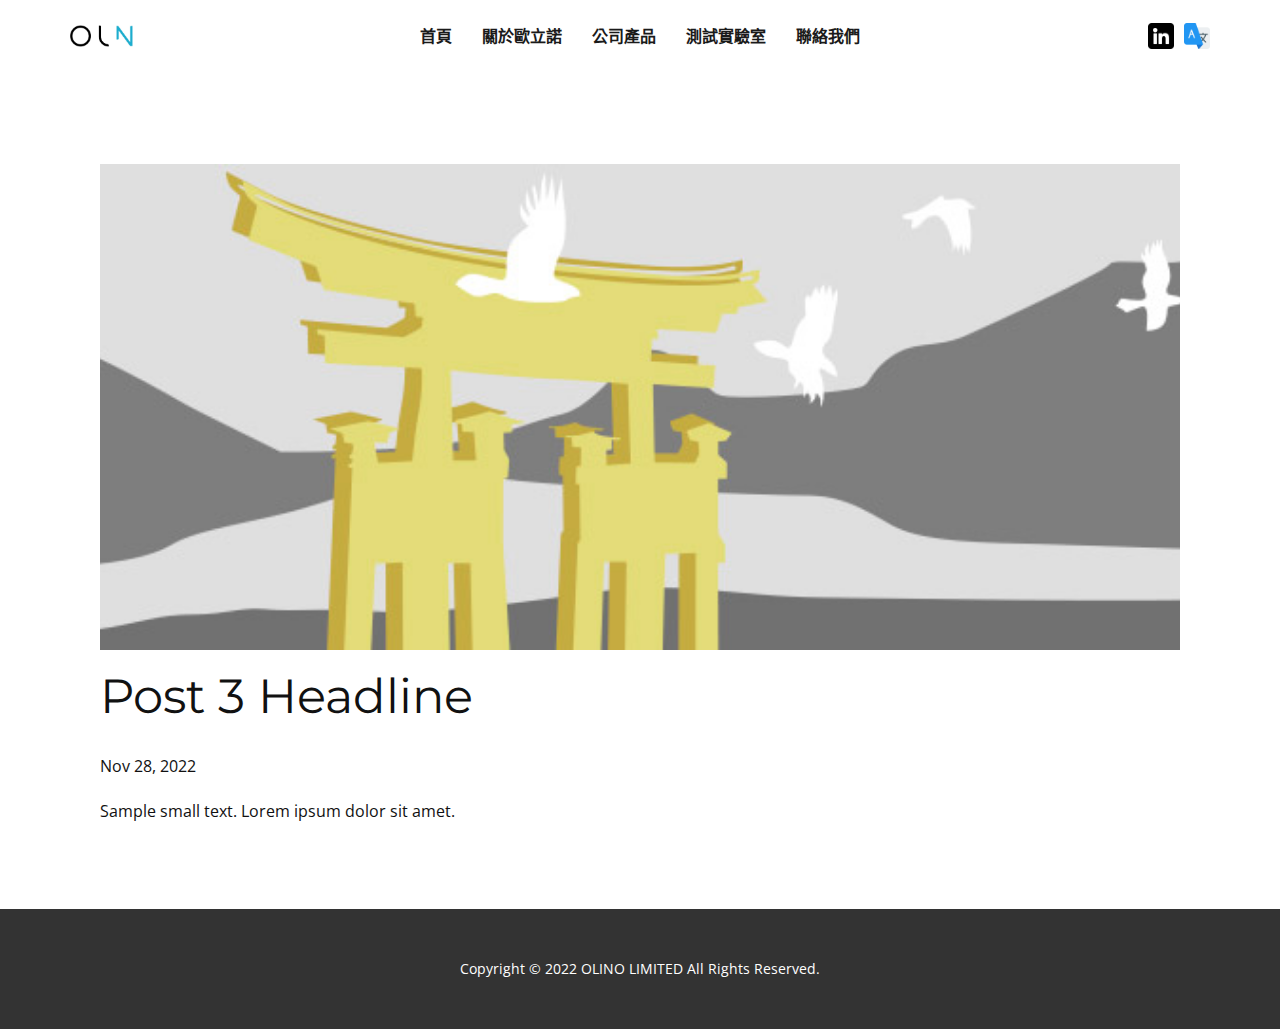
<file: whole_power_website/blog/post-2.html>
<!DOCTYPE html>
<html style="font-size: 16px;" lang="zh-TW"><head>
    <meta name="viewport" content="width=device-width, initial-scale=1.0">
    <meta charset="utf-8">
    <meta name="keywords" content="Post 1 Headline">
    <meta name="description" content="">
    <title>Post 3 Headline</title>
    <link rel="stylesheet" href="../nicepage.css" media="screen">
<link rel="stylesheet" href="../Post-Template.css" media="screen">
    <script class="u-script" type="text/javascript" src="../jquery.js" defer=""></script>
    <script class="u-script" type="text/javascript" src="../nicepage.js" defer=""></script>
    <link id="u-theme-google-font" rel="stylesheet" href="https://fonts.googleapis.com/css?family=Montserrat:100,100i,200,200i,300,300i,400,400i,500,500i,600,600i,700,700i,800,800i,900,900i|Open+Sans:300,300i,400,400i,500,500i,600,600i,700,700i,800,800i">
    
    
    <script type="application/ld+json">{
		"@context": "http://schema.org",
		"@type": "Organization",
		"name": "毆力諾股份有限公司",
		"logo": "images/F8764354-BAB9-4FFF-9C9A-E6B31F2553BA.jpeg",
		"sameAs": []
}</script>
    <meta name="theme-color" content="#0cbcf5">
  <meta data-intl-tel-input-cdn-path="intlTelInput/"></head>
  <body class="u-body u-xl-mode" data-lang="zh"><header class="u-align-right-lg u-align-right-md u-align-right-sm u-align-right-xs u-clearfix u-header u-sticky u-sticky-fdc4 u-white u-header" id="sec-031c"><div class="u-clearfix u-sheet u-sheet-1">
        <a href="https://nicepage.com" class="u-align-center-sm u-align-center-xs u-image u-logo u-image-1" data-image-width="766" data-image-height="264">
          <img src="../images/F8764354-BAB9-4FFF-9C9A-E6B31F2553BA.jpeg" class="u-logo-image u-logo-image-1">
        </a>
        <div class="u-social-icons u-spacing-10 u-social-icons-1">
          <a class="u-social-url" title="facebook" target="_blank" href=""><span class="u-file-icon u-icon u-social-facebook u-social-icon u-text-black u-icon-1"><img src="../images/3536569-7e943f94.png" alt=""></span>
          </a>
          <a class="u-social-url" target="_blank" data-type="Custom" title="Custom" href=""><span class="u-file-icon u-icon u-social-custom u-social-icon u-icon-2"><img src="../images/888878_150.png" alt=""></span>
          </a>
        </div>
        <nav class="u-align-center-lg u-align-center-md u-align-center-xl u-align-left-sm u-align-left-xs u-menu u-menu-one-level u-offcanvas u-menu-1" data-responsive-from="XS" data-position="">
          <div class="menu-collapse" style="font-size: 1rem; font-weight: 700; letter-spacing: 0px; text-transform: uppercase;">
            <a class="u-button-style u-custom-active-border-color u-custom-border u-custom-border-color u-custom-borders u-custom-hover-border-color u-custom-text-active-color u-custom-text-color u-custom-text-hover-color u-custom-top-bottom-menu-spacing u-nav-link" href="#" style="padding: 2px 0px; font-size: calc(1em + 4px);">
              <svg class="u-svg-link" preserveAspectRatio="xMidYMin slice" viewBox="0 0 302 302" style=""><use xmlns:xlink="http://www.w3.org/1999/xlink" xlink:href="#svg-8a8f"></use></svg>
              <svg xmlns="http://www.w3.org/2000/svg" xmlns:xlink="http://www.w3.org/1999/xlink" version="1.1" id="svg-8a8f" x="0px" y="0px" viewBox="0 0 302 302" style="enable-background:new 0 0 302 302;" xml:space="preserve" class="u-svg-content"><g><rect y="36" width="302" height="30"></rect><rect y="236" width="302" height="30"></rect><rect y="136" width="302" height="30"></rect>
</g><g></g><g></g><g></g><g></g><g></g><g></g><g></g><g></g><g></g><g></g><g></g><g></g><g></g><g></g><g></g></svg>
            </a>
          </div>
          <div class="u-custom-menu u-nav-container">
            <ul class="u-nav u-spacing-30 u-unstyled u-nav-1"><li class="u-nav-item"><a class="u-border-2 u-border-active-palette-1-base u-border-hover-grey-50 u-border-no-left u-border-no-right u-border-no-top u-button-style u-nav-link u-text-active-grey-90 u-text-grey-90 u-text-hover-grey-90" href="../首頁.html" data-lang-en="{&quot;content&quot;:&quot;首頁&quot;,&quot;href&quot;:&quot;/首頁.html&quot;}" style="padding: 10px 0px;">首頁</a>
</li><li class="u-nav-item"><a class="u-border-2 u-border-active-palette-1-base u-border-hover-grey-50 u-border-no-left u-border-no-right u-border-no-top u-button-style u-nav-link u-text-active-grey-90 u-text-grey-90 u-text-hover-grey-90" href="../關於歐立諾.html" data-lang-en="{&quot;content&quot;:&quot;關於我們&quot;,&quot;href&quot;:&quot;/關於我們.html&quot;}" style="padding: 10px 0px;">關於歐立諾</a>
</li><li class="u-nav-item"><a class="u-border-2 u-border-active-palette-1-base u-border-hover-grey-50 u-border-no-left u-border-no-right u-border-no-top u-button-style u-nav-link u-text-active-grey-90 u-text-grey-90 u-text-hover-grey-90" data-lang-en="{&quot;content&quot;:&quot;主要產品&quot;}" style="padding: 10px 0px;">公司產品</a>
</li><li class="u-nav-item"><a class="u-border-2 u-border-active-palette-1-base u-border-hover-grey-50 u-border-no-left u-border-no-right u-border-no-top u-button-style u-nav-link u-text-active-grey-90 u-text-grey-90 u-text-hover-grey-90" data-lang-en="{&quot;content&quot;:&quot;測試實驗室&quot;}" style="padding: 10px 0px;">測試實驗室</a>
</li><li class="u-nav-item"><a class="u-border-2 u-border-active-palette-1-base u-border-hover-grey-50 u-border-no-left u-border-no-right u-border-no-top u-button-style u-nav-link u-text-active-grey-90 u-text-grey-90 u-text-hover-grey-90" href="../首頁.html#carousel_f88c" data-lang-en="{&quot;content&quot;:&quot;聯絡我們&quot;}" style="padding: 10px 0px;">聯絡我們</a>
</li></ul>
          </div>
          <div class="u-custom-menu u-nav-container-collapse">
            <div class="u-align-center u-black u-container-style u-inner-container-layout u-opacity u-opacity-95 u-sidenav">
              <div class="u-inner-container-layout u-sidenav-overflow">
                <div class="u-menu-close"></div>
                <ul class="u-align-center u-nav u-popupmenu-items u-unstyled u-nav-2"><li class="u-nav-item"><a class="u-button-style u-nav-link" href="../首頁.html" data-lang-en="{&quot;content&quot;:&quot;首頁&quot;,&quot;href&quot;:&quot;/首頁.html&quot;}">首頁</a>
</li><li class="u-nav-item"><a class="u-button-style u-nav-link" href="../關於歐立諾.html" data-lang-en="{&quot;content&quot;:&quot;關於我們&quot;,&quot;href&quot;:&quot;/關於我們.html&quot;}">關於歐立諾</a>
</li><li class="u-nav-item"><a class="u-button-style u-nav-link" data-lang-en="{&quot;content&quot;:&quot;主要產品&quot;}">公司產品</a>
</li><li class="u-nav-item"><a class="u-button-style u-nav-link" data-lang-en="{&quot;content&quot;:&quot;測試實驗室&quot;}">測試實驗室</a>
</li><li class="u-nav-item"><a class="u-button-style u-nav-link" href="../首頁.html#carousel_f88c" data-lang-en="{&quot;content&quot;:&quot;聯絡我們&quot;}">聯絡我們</a>
</li></ul>
              </div>
            </div>
            <div class="u-black u-menu-overlay u-opacity u-opacity-70"></div>
          </div>
        </nav>
      </div><style class="u-sticky-style" data-style-id="fdc4">.u-sticky-fixed.u-sticky-fdc4:before, .u-body.u-sticky-fixed .u-sticky-fdc4:before {
borders: top right bottom left !important
}</style></header>
    <section class="u-align-center u-clearfix u-section-1" id="sec-e1e5">
      <div class="u-clearfix u-sheet u-valign-middle-md u-valign-middle-sm u-valign-middle-xs u-sheet-1"><!--post_details--><!--post_details_options_json--><!--{"source":""}--><!--/post_details_options_json--><!--blog_post-->
        <div class="u-container-style u-expanded-width u-post-details u-post-details-1">
          <div class="u-container-layout u-valign-middle u-container-layout-1"><!--blog_post_image-->
            <img alt="" class="u-blog-control u-expanded-width u-image u-image-default u-image-1" src="../images/8ad73f3c.jpeg"><!--/blog_post_image--><!--blog_post_header-->
            <h2 class="u-blog-control u-text u-text-1">Post 3 Headline</h2><!--/blog_post_header--><!--blog_post_metadata-->
            <div class="u-blog-control u-metadata u-metadata-1"><!--blog_post_metadata_date-->
              <span class="u-meta-date u-meta-icon">Nov 28, 2022</span><!--/blog_post_metadata_date--><!--blog_post_metadata_category-->
              <!--/blog_post_metadata_category--><!--blog_post_metadata_comments-->
              <!--/blog_post_metadata_comments-->
            </div><!--/blog_post_metadata--><!--blog_post_content-->
            <div class="u-align-justify u-blog-control u-post-content u-text u-text-2 fr-view">
  Sample small text. Lorem ipsum dolor sit amet.
  </div><!--/blog_post_content-->
          </div>
        </div><!--/blog_post--><!--/post_details-->
      </div>
    </section>
    
    
    <footer class="u-align-center u-clearfix u-footer u-grey-80 u-footer" id="sec-225e"><div class="u-clearfix u-sheet u-sheet-1">
        <p class="u-small-text u-text u-text-variant u-text-1" data-lang-en="Sample text. Click to select the Text Element."> Copyright © ​2022 OLINO LIMITED All Rights Reserved.</p>
      </div></footer>
  
</body></html>
</file>
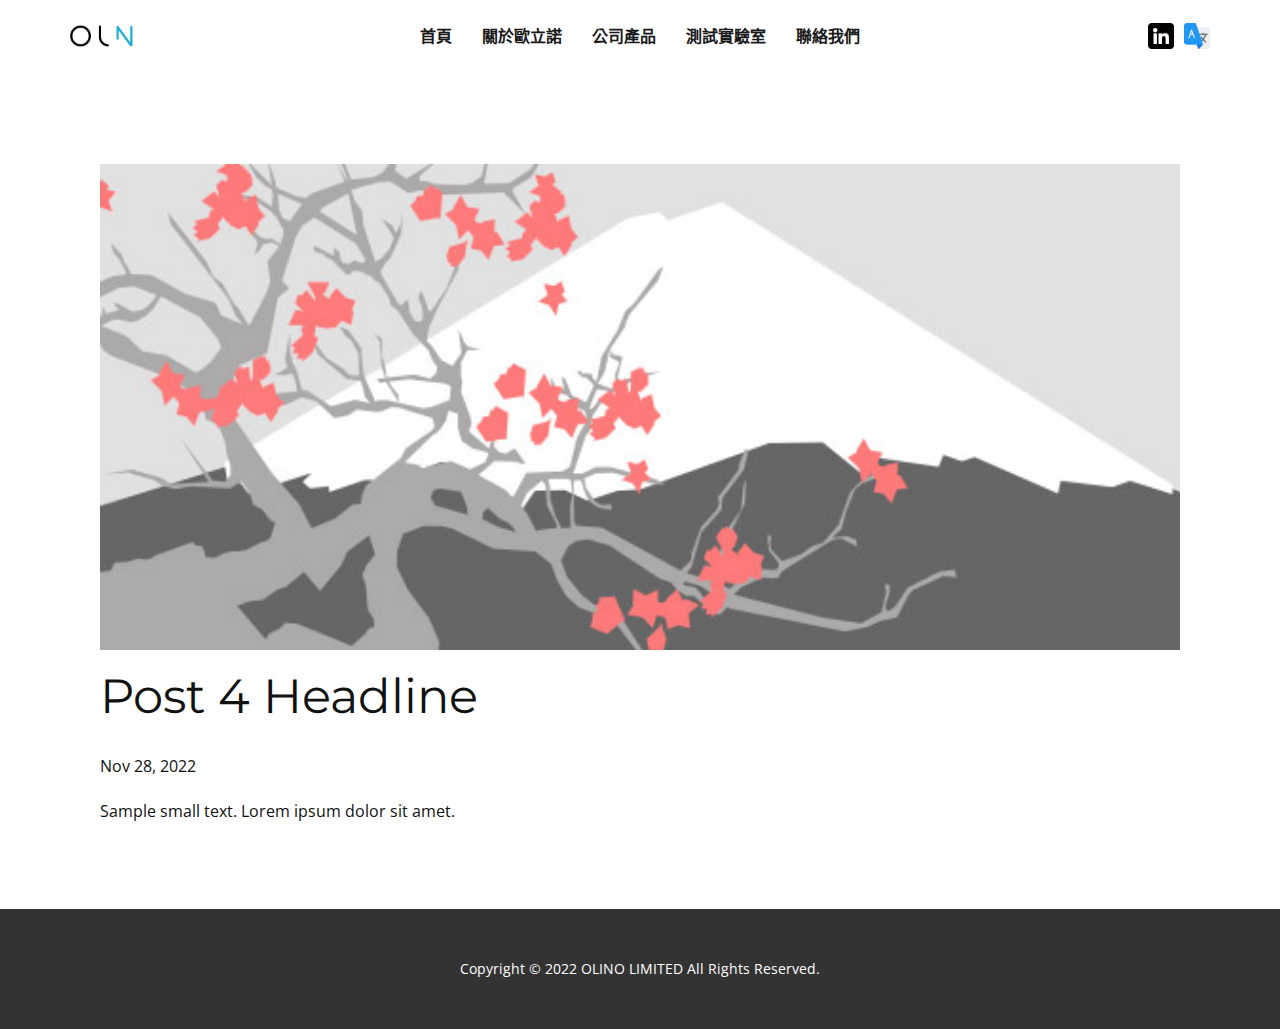
<file: whole_power_website/blog/post-3.html>
<!DOCTYPE html>
<html style="font-size: 16px;" lang="zh-TW"><head>
    <meta name="viewport" content="width=device-width, initial-scale=1.0">
    <meta charset="utf-8">
    <meta name="keywords" content="Post 1 Headline">
    <meta name="description" content="">
    <title>Post 4 Headline</title>
    <link rel="stylesheet" href="../nicepage.css" media="screen">
<link rel="stylesheet" href="../Post-Template.css" media="screen">
    <script class="u-script" type="text/javascript" src="../jquery.js" defer=""></script>
    <script class="u-script" type="text/javascript" src="../nicepage.js" defer=""></script>
    <link id="u-theme-google-font" rel="stylesheet" href="https://fonts.googleapis.com/css?family=Montserrat:100,100i,200,200i,300,300i,400,400i,500,500i,600,600i,700,700i,800,800i,900,900i|Open+Sans:300,300i,400,400i,500,500i,600,600i,700,700i,800,800i">
    
    
    <script type="application/ld+json">{
		"@context": "http://schema.org",
		"@type": "Organization",
		"name": "毆力諾股份有限公司",
		"logo": "images/F8764354-BAB9-4FFF-9C9A-E6B31F2553BA.jpeg",
		"sameAs": []
}</script>
    <meta name="theme-color" content="#0cbcf5">
  <meta data-intl-tel-input-cdn-path="intlTelInput/"></head>
  <body class="u-body u-xl-mode" data-lang="zh"><header class="u-align-right-lg u-align-right-md u-align-right-sm u-align-right-xs u-clearfix u-header u-sticky u-sticky-fdc4 u-white u-header" id="sec-031c"><div class="u-clearfix u-sheet u-sheet-1">
        <a href="https://nicepage.com" class="u-align-center-sm u-align-center-xs u-image u-logo u-image-1" data-image-width="766" data-image-height="264">
          <img src="../images/F8764354-BAB9-4FFF-9C9A-E6B31F2553BA.jpeg" class="u-logo-image u-logo-image-1">
        </a>
        <div class="u-social-icons u-spacing-10 u-social-icons-1">
          <a class="u-social-url" title="facebook" target="_blank" href=""><span class="u-file-icon u-icon u-social-facebook u-social-icon u-text-black u-icon-1"><img src="../images/3536569-7e943f94.png" alt=""></span>
          </a>
          <a class="u-social-url" target="_blank" data-type="Custom" title="Custom" href=""><span class="u-file-icon u-icon u-social-custom u-social-icon u-icon-2"><img src="../images/888878_150.png" alt=""></span>
          </a>
        </div>
        <nav class="u-align-center-lg u-align-center-md u-align-center-xl u-align-left-sm u-align-left-xs u-menu u-menu-one-level u-offcanvas u-menu-1" data-responsive-from="XS" data-position="">
          <div class="menu-collapse" style="font-size: 1rem; font-weight: 700; letter-spacing: 0px; text-transform: uppercase;">
            <a class="u-button-style u-custom-active-border-color u-custom-border u-custom-border-color u-custom-borders u-custom-hover-border-color u-custom-text-active-color u-custom-text-color u-custom-text-hover-color u-custom-top-bottom-menu-spacing u-nav-link" href="#" style="padding: 2px 0px; font-size: calc(1em + 4px);">
              <svg class="u-svg-link" preserveAspectRatio="xMidYMin slice" viewBox="0 0 302 302" style=""><use xmlns:xlink="http://www.w3.org/1999/xlink" xlink:href="#svg-8a8f"></use></svg>
              <svg xmlns="http://www.w3.org/2000/svg" xmlns:xlink="http://www.w3.org/1999/xlink" version="1.1" id="svg-8a8f" x="0px" y="0px" viewBox="0 0 302 302" style="enable-background:new 0 0 302 302;" xml:space="preserve" class="u-svg-content"><g><rect y="36" width="302" height="30"></rect><rect y="236" width="302" height="30"></rect><rect y="136" width="302" height="30"></rect>
</g><g></g><g></g><g></g><g></g><g></g><g></g><g></g><g></g><g></g><g></g><g></g><g></g><g></g><g></g><g></g></svg>
            </a>
          </div>
          <div class="u-custom-menu u-nav-container">
            <ul class="u-nav u-spacing-30 u-unstyled u-nav-1"><li class="u-nav-item"><a class="u-border-2 u-border-active-palette-1-base u-border-hover-grey-50 u-border-no-left u-border-no-right u-border-no-top u-button-style u-nav-link u-text-active-grey-90 u-text-grey-90 u-text-hover-grey-90" href="../首頁.html" data-lang-en="{&quot;content&quot;:&quot;首頁&quot;,&quot;href&quot;:&quot;/首頁.html&quot;}" style="padding: 10px 0px;">首頁</a>
</li><li class="u-nav-item"><a class="u-border-2 u-border-active-palette-1-base u-border-hover-grey-50 u-border-no-left u-border-no-right u-border-no-top u-button-style u-nav-link u-text-active-grey-90 u-text-grey-90 u-text-hover-grey-90" href="../關於歐立諾.html" data-lang-en="{&quot;content&quot;:&quot;關於我們&quot;,&quot;href&quot;:&quot;/關於我們.html&quot;}" style="padding: 10px 0px;">關於歐立諾</a>
</li><li class="u-nav-item"><a class="u-border-2 u-border-active-palette-1-base u-border-hover-grey-50 u-border-no-left u-border-no-right u-border-no-top u-button-style u-nav-link u-text-active-grey-90 u-text-grey-90 u-text-hover-grey-90" data-lang-en="{&quot;content&quot;:&quot;主要產品&quot;}" style="padding: 10px 0px;">公司產品</a>
</li><li class="u-nav-item"><a class="u-border-2 u-border-active-palette-1-base u-border-hover-grey-50 u-border-no-left u-border-no-right u-border-no-top u-button-style u-nav-link u-text-active-grey-90 u-text-grey-90 u-text-hover-grey-90" data-lang-en="{&quot;content&quot;:&quot;測試實驗室&quot;}" style="padding: 10px 0px;">測試實驗室</a>
</li><li class="u-nav-item"><a class="u-border-2 u-border-active-palette-1-base u-border-hover-grey-50 u-border-no-left u-border-no-right u-border-no-top u-button-style u-nav-link u-text-active-grey-90 u-text-grey-90 u-text-hover-grey-90" href="../首頁.html#carousel_f88c" data-lang-en="{&quot;content&quot;:&quot;聯絡我們&quot;}" style="padding: 10px 0px;">聯絡我們</a>
</li></ul>
          </div>
          <div class="u-custom-menu u-nav-container-collapse">
            <div class="u-align-center u-black u-container-style u-inner-container-layout u-opacity u-opacity-95 u-sidenav">
              <div class="u-inner-container-layout u-sidenav-overflow">
                <div class="u-menu-close"></div>
                <ul class="u-align-center u-nav u-popupmenu-items u-unstyled u-nav-2"><li class="u-nav-item"><a class="u-button-style u-nav-link" href="../首頁.html" data-lang-en="{&quot;content&quot;:&quot;首頁&quot;,&quot;href&quot;:&quot;/首頁.html&quot;}">首頁</a>
</li><li class="u-nav-item"><a class="u-button-style u-nav-link" href="../關於歐立諾.html" data-lang-en="{&quot;content&quot;:&quot;關於我們&quot;,&quot;href&quot;:&quot;/關於我們.html&quot;}">關於歐立諾</a>
</li><li class="u-nav-item"><a class="u-button-style u-nav-link" data-lang-en="{&quot;content&quot;:&quot;主要產品&quot;}">公司產品</a>
</li><li class="u-nav-item"><a class="u-button-style u-nav-link" data-lang-en="{&quot;content&quot;:&quot;測試實驗室&quot;}">測試實驗室</a>
</li><li class="u-nav-item"><a class="u-button-style u-nav-link" href="../首頁.html#carousel_f88c" data-lang-en="{&quot;content&quot;:&quot;聯絡我們&quot;}">聯絡我們</a>
</li></ul>
              </div>
            </div>
            <div class="u-black u-menu-overlay u-opacity u-opacity-70"></div>
          </div>
        </nav>
      </div><style class="u-sticky-style" data-style-id="fdc4">.u-sticky-fixed.u-sticky-fdc4:before, .u-body.u-sticky-fixed .u-sticky-fdc4:before {
borders: top right bottom left !important
}</style></header>
    <section class="u-align-center u-clearfix u-section-1" id="sec-e1e5">
      <div class="u-clearfix u-sheet u-valign-middle-md u-valign-middle-sm u-valign-middle-xs u-sheet-1"><!--post_details--><!--post_details_options_json--><!--{"source":""}--><!--/post_details_options_json--><!--blog_post-->
        <div class="u-container-style u-expanded-width u-post-details u-post-details-1">
          <div class="u-container-layout u-valign-middle u-container-layout-1"><!--blog_post_image-->
            <img alt="" class="u-blog-control u-expanded-width u-image u-image-default u-image-1" src="../images/0fd3416c.jpeg"><!--/blog_post_image--><!--blog_post_header-->
            <h2 class="u-blog-control u-text u-text-1">Post 4 Headline</h2><!--/blog_post_header--><!--blog_post_metadata-->
            <div class="u-blog-control u-metadata u-metadata-1"><!--blog_post_metadata_date-->
              <span class="u-meta-date u-meta-icon">Nov 28, 2022</span><!--/blog_post_metadata_date--><!--blog_post_metadata_category-->
              <!--/blog_post_metadata_category--><!--blog_post_metadata_comments-->
              <!--/blog_post_metadata_comments-->
            </div><!--/blog_post_metadata--><!--blog_post_content-->
            <div class="u-align-justify u-blog-control u-post-content u-text u-text-2 fr-view">
  Sample small text. Lorem ipsum dolor sit amet.
  </div><!--/blog_post_content-->
          </div>
        </div><!--/blog_post--><!--/post_details-->
      </div>
    </section>
    
    
    <footer class="u-align-center u-clearfix u-footer u-grey-80 u-footer" id="sec-225e"><div class="u-clearfix u-sheet u-sheet-1">
        <p class="u-small-text u-text u-text-variant u-text-1" data-lang-en="Sample text. Click to select the Text Element."> Copyright © ​2022 OLINO LIMITED All Rights Reserved.</p>
      </div></footer>
  
</body></html>
</file>
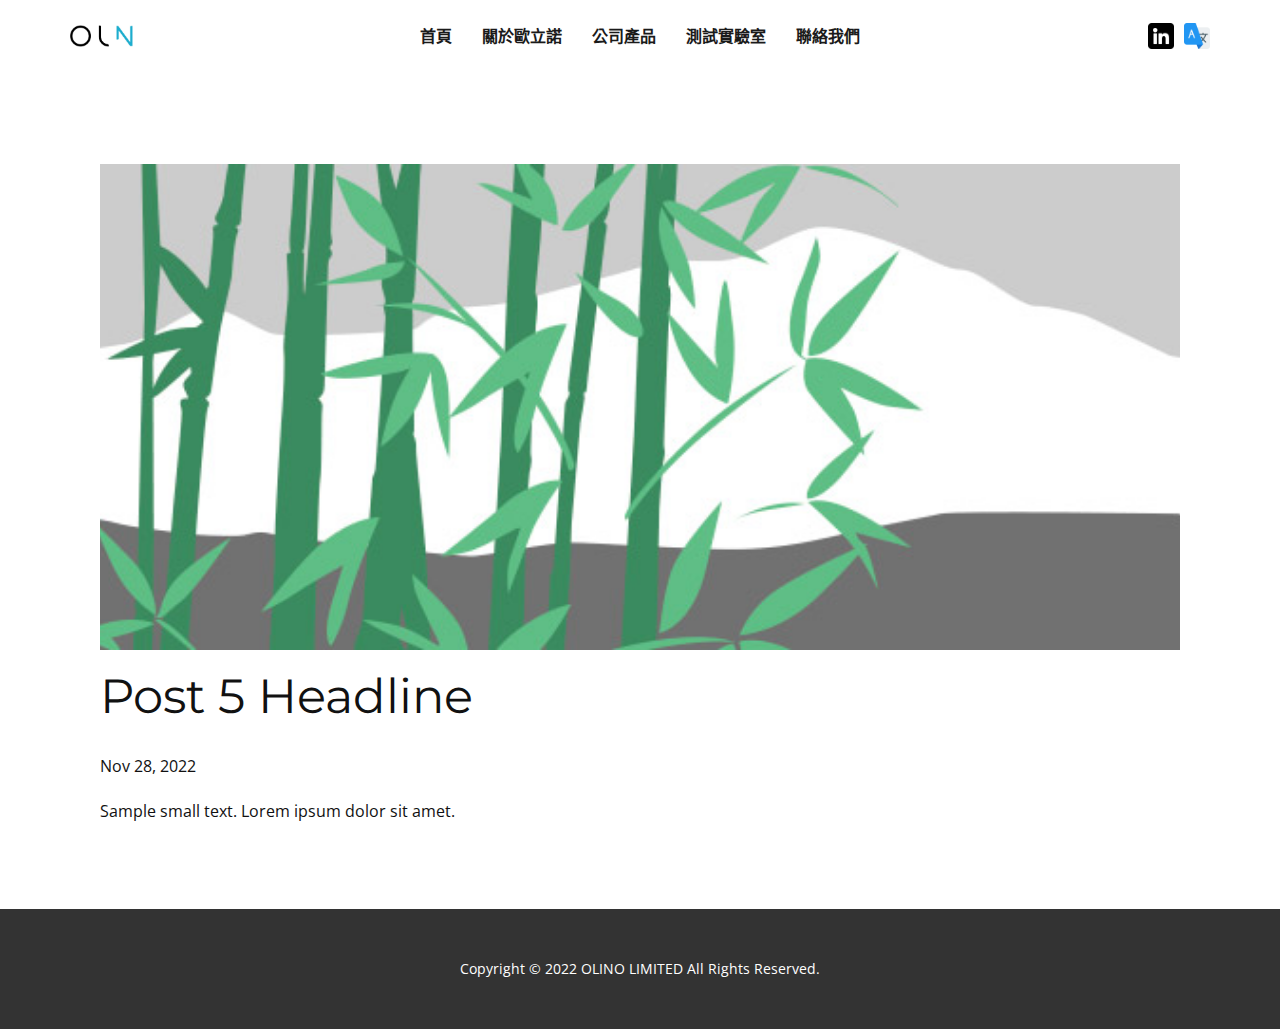
<file: whole_power_website/blog/post-4.html>
<!DOCTYPE html>
<html style="font-size: 16px;" lang="zh-TW"><head>
    <meta name="viewport" content="width=device-width, initial-scale=1.0">
    <meta charset="utf-8">
    <meta name="keywords" content="Post 1 Headline">
    <meta name="description" content="">
    <title>Post 5 Headline</title>
    <link rel="stylesheet" href="../nicepage.css" media="screen">
<link rel="stylesheet" href="../Post-Template.css" media="screen">
    <script class="u-script" type="text/javascript" src="../jquery.js" defer=""></script>
    <script class="u-script" type="text/javascript" src="../nicepage.js" defer=""></script>
    <link id="u-theme-google-font" rel="stylesheet" href="https://fonts.googleapis.com/css?family=Montserrat:100,100i,200,200i,300,300i,400,400i,500,500i,600,600i,700,700i,800,800i,900,900i|Open+Sans:300,300i,400,400i,500,500i,600,600i,700,700i,800,800i">
    
    
    <script type="application/ld+json">{
		"@context": "http://schema.org",
		"@type": "Organization",
		"name": "毆力諾股份有限公司",
		"logo": "images/F8764354-BAB9-4FFF-9C9A-E6B31F2553BA.jpeg",
		"sameAs": []
}</script>
    <meta name="theme-color" content="#0cbcf5">
  <meta data-intl-tel-input-cdn-path="intlTelInput/"></head>
  <body class="u-body u-xl-mode" data-lang="zh"><header class="u-align-right-lg u-align-right-md u-align-right-sm u-align-right-xs u-clearfix u-header u-sticky u-sticky-fdc4 u-white u-header" id="sec-031c"><div class="u-clearfix u-sheet u-sheet-1">
        <a href="https://nicepage.com" class="u-align-center-sm u-align-center-xs u-image u-logo u-image-1" data-image-width="766" data-image-height="264">
          <img src="../images/F8764354-BAB9-4FFF-9C9A-E6B31F2553BA.jpeg" class="u-logo-image u-logo-image-1">
        </a>
        <div class="u-social-icons u-spacing-10 u-social-icons-1">
          <a class="u-social-url" title="facebook" target="_blank" href=""><span class="u-file-icon u-icon u-social-facebook u-social-icon u-text-black u-icon-1"><img src="../images/3536569-7e943f94.png" alt=""></span>
          </a>
          <a class="u-social-url" target="_blank" data-type="Custom" title="Custom" href=""><span class="u-file-icon u-icon u-social-custom u-social-icon u-icon-2"><img src="../images/888878_150.png" alt=""></span>
          </a>
        </div>
        <nav class="u-align-center-lg u-align-center-md u-align-center-xl u-align-left-sm u-align-left-xs u-menu u-menu-one-level u-offcanvas u-menu-1" data-responsive-from="XS" data-position="">
          <div class="menu-collapse" style="font-size: 1rem; font-weight: 700; letter-spacing: 0px; text-transform: uppercase;">
            <a class="u-button-style u-custom-active-border-color u-custom-border u-custom-border-color u-custom-borders u-custom-hover-border-color u-custom-text-active-color u-custom-text-color u-custom-text-hover-color u-custom-top-bottom-menu-spacing u-nav-link" href="#" style="padding: 2px 0px; font-size: calc(1em + 4px);">
              <svg class="u-svg-link" preserveAspectRatio="xMidYMin slice" viewBox="0 0 302 302" style=""><use xmlns:xlink="http://www.w3.org/1999/xlink" xlink:href="#svg-8a8f"></use></svg>
              <svg xmlns="http://www.w3.org/2000/svg" xmlns:xlink="http://www.w3.org/1999/xlink" version="1.1" id="svg-8a8f" x="0px" y="0px" viewBox="0 0 302 302" style="enable-background:new 0 0 302 302;" xml:space="preserve" class="u-svg-content"><g><rect y="36" width="302" height="30"></rect><rect y="236" width="302" height="30"></rect><rect y="136" width="302" height="30"></rect>
</g><g></g><g></g><g></g><g></g><g></g><g></g><g></g><g></g><g></g><g></g><g></g><g></g><g></g><g></g><g></g></svg>
            </a>
          </div>
          <div class="u-custom-menu u-nav-container">
            <ul class="u-nav u-spacing-30 u-unstyled u-nav-1"><li class="u-nav-item"><a class="u-border-2 u-border-active-palette-1-base u-border-hover-grey-50 u-border-no-left u-border-no-right u-border-no-top u-button-style u-nav-link u-text-active-grey-90 u-text-grey-90 u-text-hover-grey-90" href="../首頁.html" data-lang-en="{&quot;content&quot;:&quot;首頁&quot;,&quot;href&quot;:&quot;/首頁.html&quot;}" style="padding: 10px 0px;">首頁</a>
</li><li class="u-nav-item"><a class="u-border-2 u-border-active-palette-1-base u-border-hover-grey-50 u-border-no-left u-border-no-right u-border-no-top u-button-style u-nav-link u-text-active-grey-90 u-text-grey-90 u-text-hover-grey-90" href="../關於歐立諾.html" data-lang-en="{&quot;content&quot;:&quot;關於我們&quot;,&quot;href&quot;:&quot;/關於我們.html&quot;}" style="padding: 10px 0px;">關於歐立諾</a>
</li><li class="u-nav-item"><a class="u-border-2 u-border-active-palette-1-base u-border-hover-grey-50 u-border-no-left u-border-no-right u-border-no-top u-button-style u-nav-link u-text-active-grey-90 u-text-grey-90 u-text-hover-grey-90" data-lang-en="{&quot;content&quot;:&quot;主要產品&quot;}" style="padding: 10px 0px;">公司產品</a>
</li><li class="u-nav-item"><a class="u-border-2 u-border-active-palette-1-base u-border-hover-grey-50 u-border-no-left u-border-no-right u-border-no-top u-button-style u-nav-link u-text-active-grey-90 u-text-grey-90 u-text-hover-grey-90" data-lang-en="{&quot;content&quot;:&quot;測試實驗室&quot;}" style="padding: 10px 0px;">測試實驗室</a>
</li><li class="u-nav-item"><a class="u-border-2 u-border-active-palette-1-base u-border-hover-grey-50 u-border-no-left u-border-no-right u-border-no-top u-button-style u-nav-link u-text-active-grey-90 u-text-grey-90 u-text-hover-grey-90" href="../首頁.html#carousel_f88c" data-lang-en="{&quot;content&quot;:&quot;聯絡我們&quot;}" style="padding: 10px 0px;">聯絡我們</a>
</li></ul>
          </div>
          <div class="u-custom-menu u-nav-container-collapse">
            <div class="u-align-center u-black u-container-style u-inner-container-layout u-opacity u-opacity-95 u-sidenav">
              <div class="u-inner-container-layout u-sidenav-overflow">
                <div class="u-menu-close"></div>
                <ul class="u-align-center u-nav u-popupmenu-items u-unstyled u-nav-2"><li class="u-nav-item"><a class="u-button-style u-nav-link" href="../首頁.html" data-lang-en="{&quot;content&quot;:&quot;首頁&quot;,&quot;href&quot;:&quot;/首頁.html&quot;}">首頁</a>
</li><li class="u-nav-item"><a class="u-button-style u-nav-link" href="../關於歐立諾.html" data-lang-en="{&quot;content&quot;:&quot;關於我們&quot;,&quot;href&quot;:&quot;/關於我們.html&quot;}">關於歐立諾</a>
</li><li class="u-nav-item"><a class="u-button-style u-nav-link" data-lang-en="{&quot;content&quot;:&quot;主要產品&quot;}">公司產品</a>
</li><li class="u-nav-item"><a class="u-button-style u-nav-link" data-lang-en="{&quot;content&quot;:&quot;測試實驗室&quot;}">測試實驗室</a>
</li><li class="u-nav-item"><a class="u-button-style u-nav-link" href="../首頁.html#carousel_f88c" data-lang-en="{&quot;content&quot;:&quot;聯絡我們&quot;}">聯絡我們</a>
</li></ul>
              </div>
            </div>
            <div class="u-black u-menu-overlay u-opacity u-opacity-70"></div>
          </div>
        </nav>
      </div><style class="u-sticky-style" data-style-id="fdc4">.u-sticky-fixed.u-sticky-fdc4:before, .u-body.u-sticky-fixed .u-sticky-fdc4:before {
borders: top right bottom left !important
}</style></header>
    <section class="u-align-center u-clearfix u-section-1" id="sec-e1e5">
      <div class="u-clearfix u-sheet u-valign-middle-md u-valign-middle-sm u-valign-middle-xs u-sheet-1"><!--post_details--><!--post_details_options_json--><!--{"source":""}--><!--/post_details_options_json--><!--blog_post-->
        <div class="u-container-style u-expanded-width u-post-details u-post-details-1">
          <div class="u-container-layout u-valign-middle u-container-layout-1"><!--blog_post_image-->
            <img alt="" class="u-blog-control u-expanded-width u-image u-image-default u-image-1" src="../images/68f64b9d.jpeg"><!--/blog_post_image--><!--blog_post_header-->
            <h2 class="u-blog-control u-text u-text-1">Post 5 Headline</h2><!--/blog_post_header--><!--blog_post_metadata-->
            <div class="u-blog-control u-metadata u-metadata-1"><!--blog_post_metadata_date-->
              <span class="u-meta-date u-meta-icon">Nov 28, 2022</span><!--/blog_post_metadata_date--><!--blog_post_metadata_category-->
              <!--/blog_post_metadata_category--><!--blog_post_metadata_comments-->
              <!--/blog_post_metadata_comments-->
            </div><!--/blog_post_metadata--><!--blog_post_content-->
            <div class="u-align-justify u-blog-control u-post-content u-text u-text-2 fr-view">
  Sample small text. Lorem ipsum dolor sit amet.
  </div><!--/blog_post_content-->
          </div>
        </div><!--/blog_post--><!--/post_details-->
      </div>
    </section>
    
    
    <footer class="u-align-center u-clearfix u-footer u-grey-80 u-footer" id="sec-225e"><div class="u-clearfix u-sheet u-sheet-1">
        <p class="u-small-text u-text u-text-variant u-text-1" data-lang-en="Sample text. Click to select the Text Element."> Copyright © ​2022 OLINO LIMITED All Rights Reserved.</p>
      </div></footer>
  
</body></html>
</file>
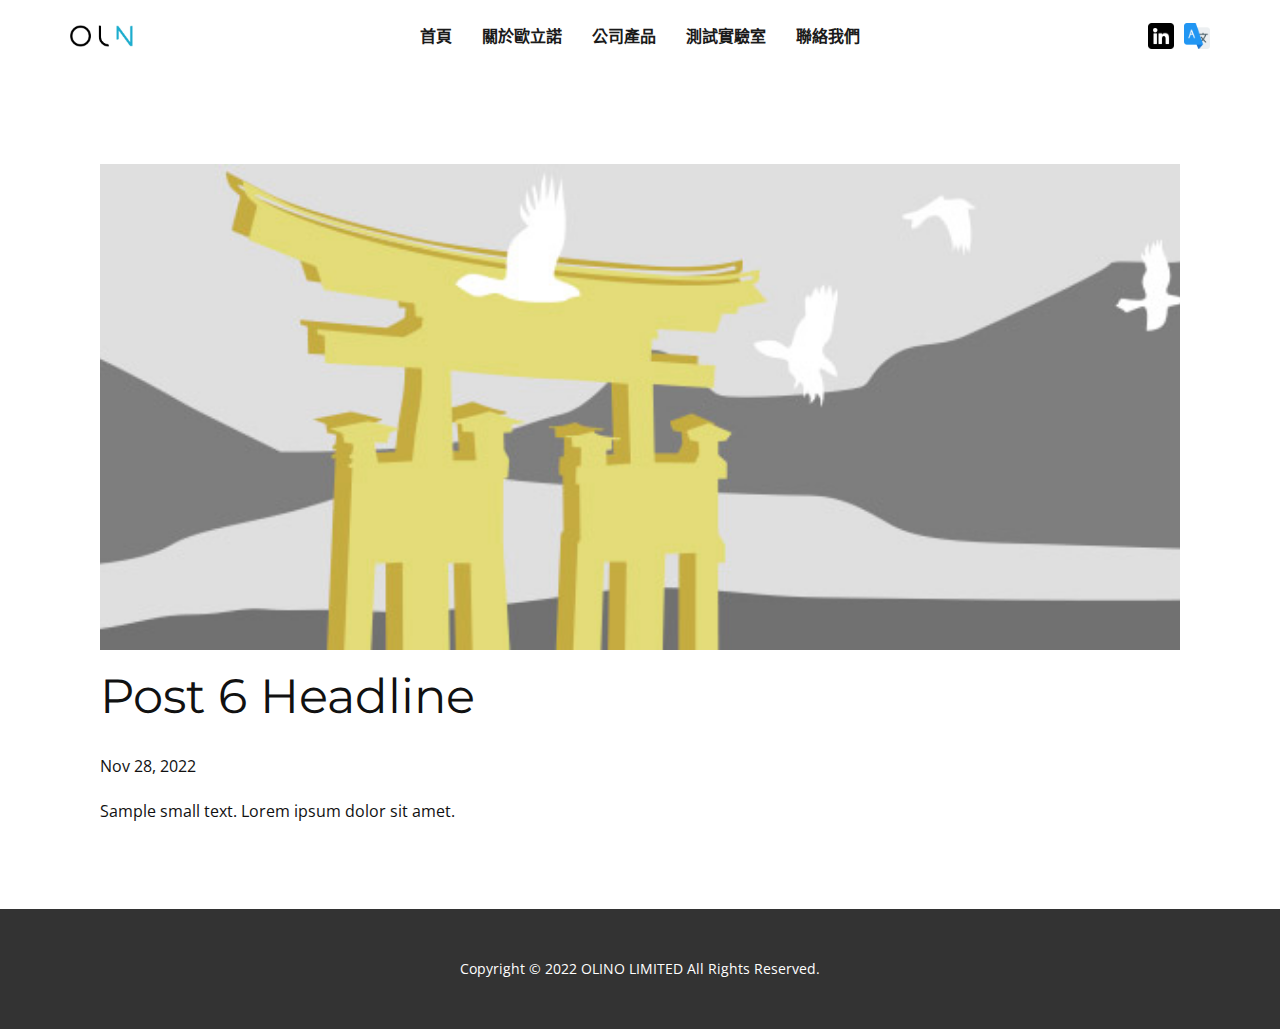
<file: whole_power_website/blog/post-5.html>
<!DOCTYPE html>
<html style="font-size: 16px;" lang="zh-TW"><head>
    <meta name="viewport" content="width=device-width, initial-scale=1.0">
    <meta charset="utf-8">
    <meta name="keywords" content="Post 1 Headline">
    <meta name="description" content="">
    <title>Post 6 Headline</title>
    <link rel="stylesheet" href="../nicepage.css" media="screen">
<link rel="stylesheet" href="../Post-Template.css" media="screen">
    <script class="u-script" type="text/javascript" src="../jquery.js" defer=""></script>
    <script class="u-script" type="text/javascript" src="../nicepage.js" defer=""></script>
    <link id="u-theme-google-font" rel="stylesheet" href="https://fonts.googleapis.com/css?family=Montserrat:100,100i,200,200i,300,300i,400,400i,500,500i,600,600i,700,700i,800,800i,900,900i|Open+Sans:300,300i,400,400i,500,500i,600,600i,700,700i,800,800i">
    
    
    <script type="application/ld+json">{
		"@context": "http://schema.org",
		"@type": "Organization",
		"name": "毆力諾股份有限公司",
		"logo": "images/F8764354-BAB9-4FFF-9C9A-E6B31F2553BA.jpeg",
		"sameAs": []
}</script>
    <meta name="theme-color" content="#0cbcf5">
  <meta data-intl-tel-input-cdn-path="intlTelInput/"></head>
  <body class="u-body u-xl-mode" data-lang="zh"><header class="u-align-right-lg u-align-right-md u-align-right-sm u-align-right-xs u-clearfix u-header u-sticky u-sticky-fdc4 u-white u-header" id="sec-031c"><div class="u-clearfix u-sheet u-sheet-1">
        <a href="https://nicepage.com" class="u-align-center-sm u-align-center-xs u-image u-logo u-image-1" data-image-width="766" data-image-height="264">
          <img src="../images/F8764354-BAB9-4FFF-9C9A-E6B31F2553BA.jpeg" class="u-logo-image u-logo-image-1">
        </a>
        <div class="u-social-icons u-spacing-10 u-social-icons-1">
          <a class="u-social-url" title="facebook" target="_blank" href=""><span class="u-file-icon u-icon u-social-facebook u-social-icon u-text-black u-icon-1"><img src="../images/3536569-7e943f94.png" alt=""></span>
          </a>
          <a class="u-social-url" target="_blank" data-type="Custom" title="Custom" href=""><span class="u-file-icon u-icon u-social-custom u-social-icon u-icon-2"><img src="../images/888878_150.png" alt=""></span>
          </a>
        </div>
        <nav class="u-align-center-lg u-align-center-md u-align-center-xl u-align-left-sm u-align-left-xs u-menu u-menu-one-level u-offcanvas u-menu-1" data-responsive-from="XS" data-position="">
          <div class="menu-collapse" style="font-size: 1rem; font-weight: 700; letter-spacing: 0px; text-transform: uppercase;">
            <a class="u-button-style u-custom-active-border-color u-custom-border u-custom-border-color u-custom-borders u-custom-hover-border-color u-custom-text-active-color u-custom-text-color u-custom-text-hover-color u-custom-top-bottom-menu-spacing u-nav-link" href="#" style="padding: 2px 0px; font-size: calc(1em + 4px);">
              <svg class="u-svg-link" preserveAspectRatio="xMidYMin slice" viewBox="0 0 302 302" style=""><use xmlns:xlink="http://www.w3.org/1999/xlink" xlink:href="#svg-8a8f"></use></svg>
              <svg xmlns="http://www.w3.org/2000/svg" xmlns:xlink="http://www.w3.org/1999/xlink" version="1.1" id="svg-8a8f" x="0px" y="0px" viewBox="0 0 302 302" style="enable-background:new 0 0 302 302;" xml:space="preserve" class="u-svg-content"><g><rect y="36" width="302" height="30"></rect><rect y="236" width="302" height="30"></rect><rect y="136" width="302" height="30"></rect>
</g><g></g><g></g><g></g><g></g><g></g><g></g><g></g><g></g><g></g><g></g><g></g><g></g><g></g><g></g><g></g></svg>
            </a>
          </div>
          <div class="u-custom-menu u-nav-container">
            <ul class="u-nav u-spacing-30 u-unstyled u-nav-1"><li class="u-nav-item"><a class="u-border-2 u-border-active-palette-1-base u-border-hover-grey-50 u-border-no-left u-border-no-right u-border-no-top u-button-style u-nav-link u-text-active-grey-90 u-text-grey-90 u-text-hover-grey-90" href="../首頁.html" data-lang-en="{&quot;content&quot;:&quot;首頁&quot;,&quot;href&quot;:&quot;/首頁.html&quot;}" style="padding: 10px 0px;">首頁</a>
</li><li class="u-nav-item"><a class="u-border-2 u-border-active-palette-1-base u-border-hover-grey-50 u-border-no-left u-border-no-right u-border-no-top u-button-style u-nav-link u-text-active-grey-90 u-text-grey-90 u-text-hover-grey-90" href="../關於歐立諾.html" data-lang-en="{&quot;content&quot;:&quot;關於我們&quot;,&quot;href&quot;:&quot;/關於我們.html&quot;}" style="padding: 10px 0px;">關於歐立諾</a>
</li><li class="u-nav-item"><a class="u-border-2 u-border-active-palette-1-base u-border-hover-grey-50 u-border-no-left u-border-no-right u-border-no-top u-button-style u-nav-link u-text-active-grey-90 u-text-grey-90 u-text-hover-grey-90" data-lang-en="{&quot;content&quot;:&quot;主要產品&quot;}" style="padding: 10px 0px;">公司產品</a>
</li><li class="u-nav-item"><a class="u-border-2 u-border-active-palette-1-base u-border-hover-grey-50 u-border-no-left u-border-no-right u-border-no-top u-button-style u-nav-link u-text-active-grey-90 u-text-grey-90 u-text-hover-grey-90" data-lang-en="{&quot;content&quot;:&quot;測試實驗室&quot;}" style="padding: 10px 0px;">測試實驗室</a>
</li><li class="u-nav-item"><a class="u-border-2 u-border-active-palette-1-base u-border-hover-grey-50 u-border-no-left u-border-no-right u-border-no-top u-button-style u-nav-link u-text-active-grey-90 u-text-grey-90 u-text-hover-grey-90" href="../首頁.html#carousel_f88c" data-lang-en="{&quot;content&quot;:&quot;聯絡我們&quot;}" style="padding: 10px 0px;">聯絡我們</a>
</li></ul>
          </div>
          <div class="u-custom-menu u-nav-container-collapse">
            <div class="u-align-center u-black u-container-style u-inner-container-layout u-opacity u-opacity-95 u-sidenav">
              <div class="u-inner-container-layout u-sidenav-overflow">
                <div class="u-menu-close"></div>
                <ul class="u-align-center u-nav u-popupmenu-items u-unstyled u-nav-2"><li class="u-nav-item"><a class="u-button-style u-nav-link" href="../首頁.html" data-lang-en="{&quot;content&quot;:&quot;首頁&quot;,&quot;href&quot;:&quot;/首頁.html&quot;}">首頁</a>
</li><li class="u-nav-item"><a class="u-button-style u-nav-link" href="../關於歐立諾.html" data-lang-en="{&quot;content&quot;:&quot;關於我們&quot;,&quot;href&quot;:&quot;/關於我們.html&quot;}">關於歐立諾</a>
</li><li class="u-nav-item"><a class="u-button-style u-nav-link" data-lang-en="{&quot;content&quot;:&quot;主要產品&quot;}">公司產品</a>
</li><li class="u-nav-item"><a class="u-button-style u-nav-link" data-lang-en="{&quot;content&quot;:&quot;測試實驗室&quot;}">測試實驗室</a>
</li><li class="u-nav-item"><a class="u-button-style u-nav-link" href="../首頁.html#carousel_f88c" data-lang-en="{&quot;content&quot;:&quot;聯絡我們&quot;}">聯絡我們</a>
</li></ul>
              </div>
            </div>
            <div class="u-black u-menu-overlay u-opacity u-opacity-70"></div>
          </div>
        </nav>
      </div><style class="u-sticky-style" data-style-id="fdc4">.u-sticky-fixed.u-sticky-fdc4:before, .u-body.u-sticky-fixed .u-sticky-fdc4:before {
borders: top right bottom left !important
}</style></header>
    <section class="u-align-center u-clearfix u-section-1" id="sec-e1e5">
      <div class="u-clearfix u-sheet u-valign-middle-md u-valign-middle-sm u-valign-middle-xs u-sheet-1"><!--post_details--><!--post_details_options_json--><!--{"source":""}--><!--/post_details_options_json--><!--blog_post-->
        <div class="u-container-style u-expanded-width u-post-details u-post-details-1">
          <div class="u-container-layout u-valign-middle u-container-layout-1"><!--blog_post_image-->
            <img alt="" class="u-blog-control u-expanded-width u-image u-image-default u-image-1" src="../images/8ad73f3c.jpeg"><!--/blog_post_image--><!--blog_post_header-->
            <h2 class="u-blog-control u-text u-text-1">Post 6 Headline</h2><!--/blog_post_header--><!--blog_post_metadata-->
            <div class="u-blog-control u-metadata u-metadata-1"><!--blog_post_metadata_date-->
              <span class="u-meta-date u-meta-icon">Nov 28, 2022</span><!--/blog_post_metadata_date--><!--blog_post_metadata_category-->
              <!--/blog_post_metadata_category--><!--blog_post_metadata_comments-->
              <!--/blog_post_metadata_comments-->
            </div><!--/blog_post_metadata--><!--blog_post_content-->
            <div class="u-align-justify u-blog-control u-post-content u-text u-text-2 fr-view">
  Sample small text. Lorem ipsum dolor sit amet.
  </div><!--/blog_post_content-->
          </div>
        </div><!--/blog_post--><!--/post_details-->
      </div>
    </section>
    
    
    <footer class="u-align-center u-clearfix u-footer u-grey-80 u-footer" id="sec-225e"><div class="u-clearfix u-sheet u-sheet-1">
        <p class="u-small-text u-text u-text-variant u-text-1" data-lang-en="Sample text. Click to select the Text Element."> Copyright © ​2022 OLINO LIMITED All Rights Reserved.</p>
      </div></footer>
  
</body></html>
</file>
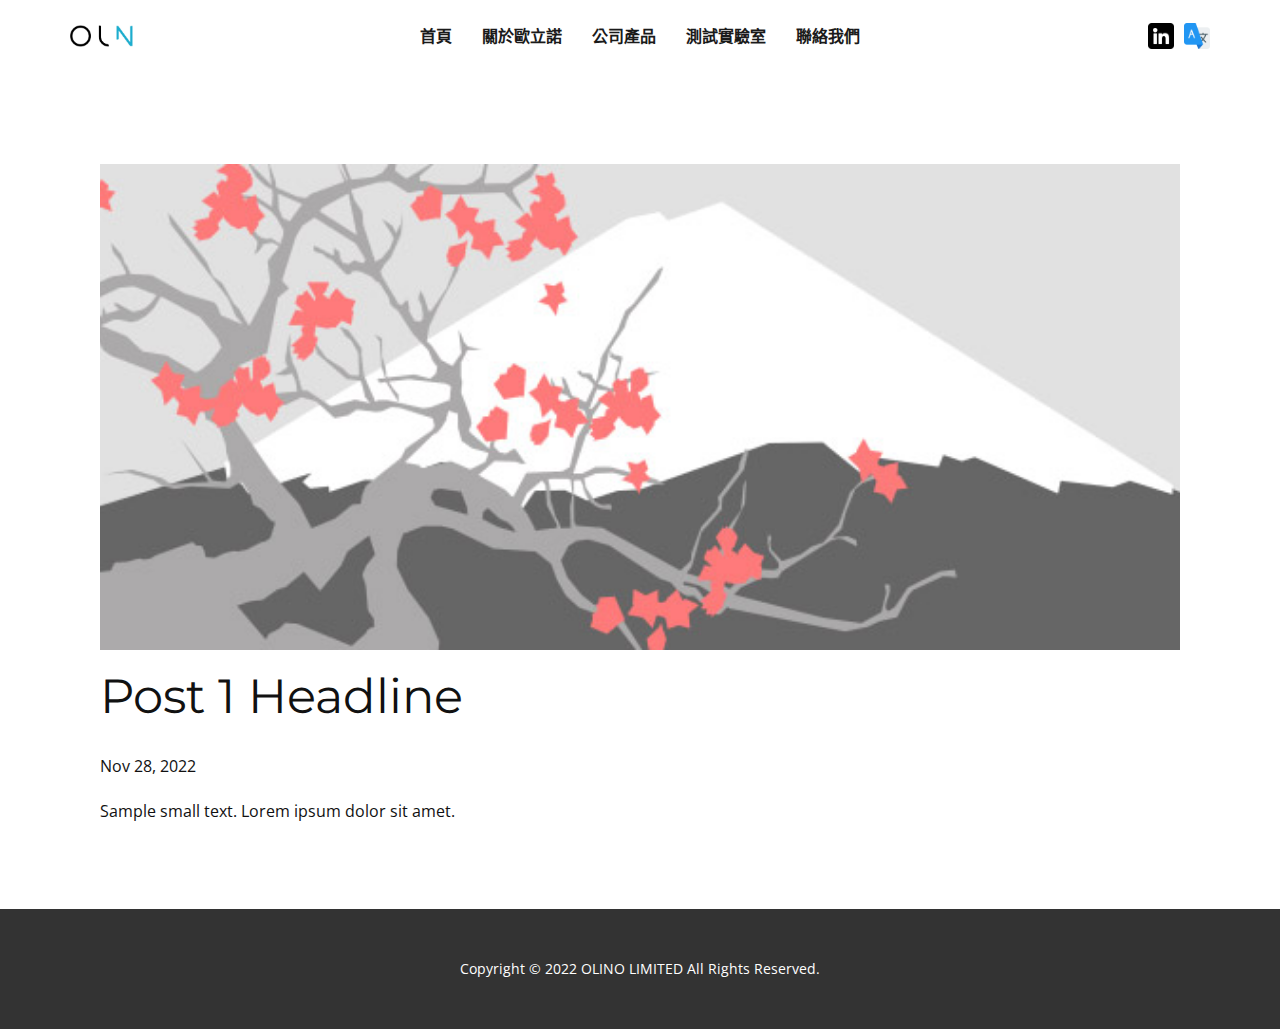
<file: whole_power_website/blog/post.html>
<!DOCTYPE html>
<html style="font-size: 16px;" lang="zh-TW"><head>
    <meta name="viewport" content="width=device-width, initial-scale=1.0">
    <meta charset="utf-8">
    <meta name="keywords" content="Post 1 Headline">
    <meta name="description" content="">
    <title>Post 1 Headline</title>
    <link rel="stylesheet" href="../nicepage.css" media="screen">
<link rel="stylesheet" href="../Post-Template.css" media="screen">
    <script class="u-script" type="text/javascript" src="../jquery.js" defer=""></script>
    <script class="u-script" type="text/javascript" src="../nicepage.js" defer=""></script>
    <link id="u-theme-google-font" rel="stylesheet" href="https://fonts.googleapis.com/css?family=Montserrat:100,100i,200,200i,300,300i,400,400i,500,500i,600,600i,700,700i,800,800i,900,900i|Open+Sans:300,300i,400,400i,500,500i,600,600i,700,700i,800,800i">
    
    
    <script type="application/ld+json">{
		"@context": "http://schema.org",
		"@type": "Organization",
		"name": "毆力諾股份有限公司",
		"logo": "images/F8764354-BAB9-4FFF-9C9A-E6B31F2553BA.jpeg",
		"sameAs": []
}</script>
    <meta name="theme-color" content="#0cbcf5">
  <meta data-intl-tel-input-cdn-path="intlTelInput/"></head>
  <body class="u-body u-xl-mode" data-lang="zh"><header class="u-align-right-lg u-align-right-md u-align-right-sm u-align-right-xs u-clearfix u-header u-sticky u-sticky-fdc4 u-white u-header" id="sec-031c"><div class="u-clearfix u-sheet u-sheet-1">
        <a href="https://nicepage.com" class="u-align-center-sm u-align-center-xs u-image u-logo u-image-1" data-image-width="766" data-image-height="264">
          <img src="../images/F8764354-BAB9-4FFF-9C9A-E6B31F2553BA.jpeg" class="u-logo-image u-logo-image-1">
        </a>
        <div class="u-social-icons u-spacing-10 u-social-icons-1">
          <a class="u-social-url" title="facebook" target="_blank" href=""><span class="u-file-icon u-icon u-social-facebook u-social-icon u-text-black u-icon-1"><img src="../images/3536569-7e943f94.png" alt=""></span>
          </a>
          <a class="u-social-url" target="_blank" data-type="Custom" title="Custom" href=""><span class="u-file-icon u-icon u-social-custom u-social-icon u-icon-2"><img src="../images/888878_150.png" alt=""></span>
          </a>
        </div>
        <nav class="u-align-center-lg u-align-center-md u-align-center-xl u-align-left-sm u-align-left-xs u-menu u-menu-one-level u-offcanvas u-menu-1" data-responsive-from="XS" data-position="">
          <div class="menu-collapse" style="font-size: 1rem; font-weight: 700; letter-spacing: 0px; text-transform: uppercase;">
            <a class="u-button-style u-custom-active-border-color u-custom-border u-custom-border-color u-custom-borders u-custom-hover-border-color u-custom-text-active-color u-custom-text-color u-custom-text-hover-color u-custom-top-bottom-menu-spacing u-nav-link" href="#" style="padding: 2px 0px; font-size: calc(1em + 4px);">
              <svg class="u-svg-link" preserveAspectRatio="xMidYMin slice" viewBox="0 0 302 302" style=""><use xmlns:xlink="http://www.w3.org/1999/xlink" xlink:href="#svg-8a8f"></use></svg>
              <svg xmlns="http://www.w3.org/2000/svg" xmlns:xlink="http://www.w3.org/1999/xlink" version="1.1" id="svg-8a8f" x="0px" y="0px" viewBox="0 0 302 302" style="enable-background:new 0 0 302 302;" xml:space="preserve" class="u-svg-content"><g><rect y="36" width="302" height="30"></rect><rect y="236" width="302" height="30"></rect><rect y="136" width="302" height="30"></rect>
</g><g></g><g></g><g></g><g></g><g></g><g></g><g></g><g></g><g></g><g></g><g></g><g></g><g></g><g></g><g></g></svg>
            </a>
          </div>
          <div class="u-custom-menu u-nav-container">
            <ul class="u-nav u-spacing-30 u-unstyled u-nav-1"><li class="u-nav-item"><a class="u-border-2 u-border-active-palette-1-base u-border-hover-grey-50 u-border-no-left u-border-no-right u-border-no-top u-button-style u-nav-link u-text-active-grey-90 u-text-grey-90 u-text-hover-grey-90" href="../首頁.html" data-lang-en="{&quot;content&quot;:&quot;首頁&quot;,&quot;href&quot;:&quot;/首頁.html&quot;}" style="padding: 10px 0px;">首頁</a>
</li><li class="u-nav-item"><a class="u-border-2 u-border-active-palette-1-base u-border-hover-grey-50 u-border-no-left u-border-no-right u-border-no-top u-button-style u-nav-link u-text-active-grey-90 u-text-grey-90 u-text-hover-grey-90" href="../關於歐立諾.html" data-lang-en="{&quot;content&quot;:&quot;關於我們&quot;,&quot;href&quot;:&quot;/關於我們.html&quot;}" style="padding: 10px 0px;">關於歐立諾</a>
</li><li class="u-nav-item"><a class="u-border-2 u-border-active-palette-1-base u-border-hover-grey-50 u-border-no-left u-border-no-right u-border-no-top u-button-style u-nav-link u-text-active-grey-90 u-text-grey-90 u-text-hover-grey-90" data-lang-en="{&quot;content&quot;:&quot;主要產品&quot;}" style="padding: 10px 0px;">公司產品</a>
</li><li class="u-nav-item"><a class="u-border-2 u-border-active-palette-1-base u-border-hover-grey-50 u-border-no-left u-border-no-right u-border-no-top u-button-style u-nav-link u-text-active-grey-90 u-text-grey-90 u-text-hover-grey-90" data-lang-en="{&quot;content&quot;:&quot;測試實驗室&quot;}" style="padding: 10px 0px;">測試實驗室</a>
</li><li class="u-nav-item"><a class="u-border-2 u-border-active-palette-1-base u-border-hover-grey-50 u-border-no-left u-border-no-right u-border-no-top u-button-style u-nav-link u-text-active-grey-90 u-text-grey-90 u-text-hover-grey-90" href="../首頁.html#carousel_f88c" data-lang-en="{&quot;content&quot;:&quot;聯絡我們&quot;}" style="padding: 10px 0px;">聯絡我們</a>
</li></ul>
          </div>
          <div class="u-custom-menu u-nav-container-collapse">
            <div class="u-align-center u-black u-container-style u-inner-container-layout u-opacity u-opacity-95 u-sidenav">
              <div class="u-inner-container-layout u-sidenav-overflow">
                <div class="u-menu-close"></div>
                <ul class="u-align-center u-nav u-popupmenu-items u-unstyled u-nav-2"><li class="u-nav-item"><a class="u-button-style u-nav-link" href="../首頁.html" data-lang-en="{&quot;content&quot;:&quot;首頁&quot;,&quot;href&quot;:&quot;/首頁.html&quot;}">首頁</a>
</li><li class="u-nav-item"><a class="u-button-style u-nav-link" href="../關於歐立諾.html" data-lang-en="{&quot;content&quot;:&quot;關於我們&quot;,&quot;href&quot;:&quot;/關於我們.html&quot;}">關於歐立諾</a>
</li><li class="u-nav-item"><a class="u-button-style u-nav-link" data-lang-en="{&quot;content&quot;:&quot;主要產品&quot;}">公司產品</a>
</li><li class="u-nav-item"><a class="u-button-style u-nav-link" data-lang-en="{&quot;content&quot;:&quot;測試實驗室&quot;}">測試實驗室</a>
</li><li class="u-nav-item"><a class="u-button-style u-nav-link" href="../首頁.html#carousel_f88c" data-lang-en="{&quot;content&quot;:&quot;聯絡我們&quot;}">聯絡我們</a>
</li></ul>
              </div>
            </div>
            <div class="u-black u-menu-overlay u-opacity u-opacity-70"></div>
          </div>
        </nav>
      </div><style class="u-sticky-style" data-style-id="fdc4">.u-sticky-fixed.u-sticky-fdc4:before, .u-body.u-sticky-fixed .u-sticky-fdc4:before {
borders: top right bottom left !important
}</style></header>
    <section class="u-align-center u-clearfix u-section-1" id="sec-e1e5">
      <div class="u-clearfix u-sheet u-valign-middle-md u-valign-middle-sm u-valign-middle-xs u-sheet-1"><!--post_details--><!--post_details_options_json--><!--{"source":""}--><!--/post_details_options_json--><!--blog_post-->
        <div class="u-container-style u-expanded-width u-post-details u-post-details-1">
          <div class="u-container-layout u-valign-middle u-container-layout-1"><!--blog_post_image-->
            <img alt="" class="u-blog-control u-expanded-width u-image u-image-default u-image-1" src="../images/0fd3416c.jpeg"><!--/blog_post_image--><!--blog_post_header-->
            <h2 class="u-blog-control u-text u-text-1">Post 1 Headline</h2><!--/blog_post_header--><!--blog_post_metadata-->
            <div class="u-blog-control u-metadata u-metadata-1"><!--blog_post_metadata_date-->
              <span class="u-meta-date u-meta-icon">Nov 28, 2022</span><!--/blog_post_metadata_date--><!--blog_post_metadata_category-->
              <!--/blog_post_metadata_category--><!--blog_post_metadata_comments-->
              <!--/blog_post_metadata_comments-->
            </div><!--/blog_post_metadata--><!--blog_post_content-->
            <div class="u-align-justify u-blog-control u-post-content u-text u-text-2 fr-view">
  Sample small text. Lorem ipsum dolor sit amet.
  </div><!--/blog_post_content-->
          </div>
        </div><!--/blog_post--><!--/post_details-->
      </div>
    </section>
    
    
    <footer class="u-align-center u-clearfix u-footer u-grey-80 u-footer" id="sec-225e"><div class="u-clearfix u-sheet u-sheet-1">
        <p class="u-small-text u-text u-text-variant u-text-1" data-lang-en="Sample text. Click to select the Text Element."> Copyright © ​2022 OLINO LIMITED All Rights Reserved.</p>
      </div></footer>
  
</body></html>
</file>
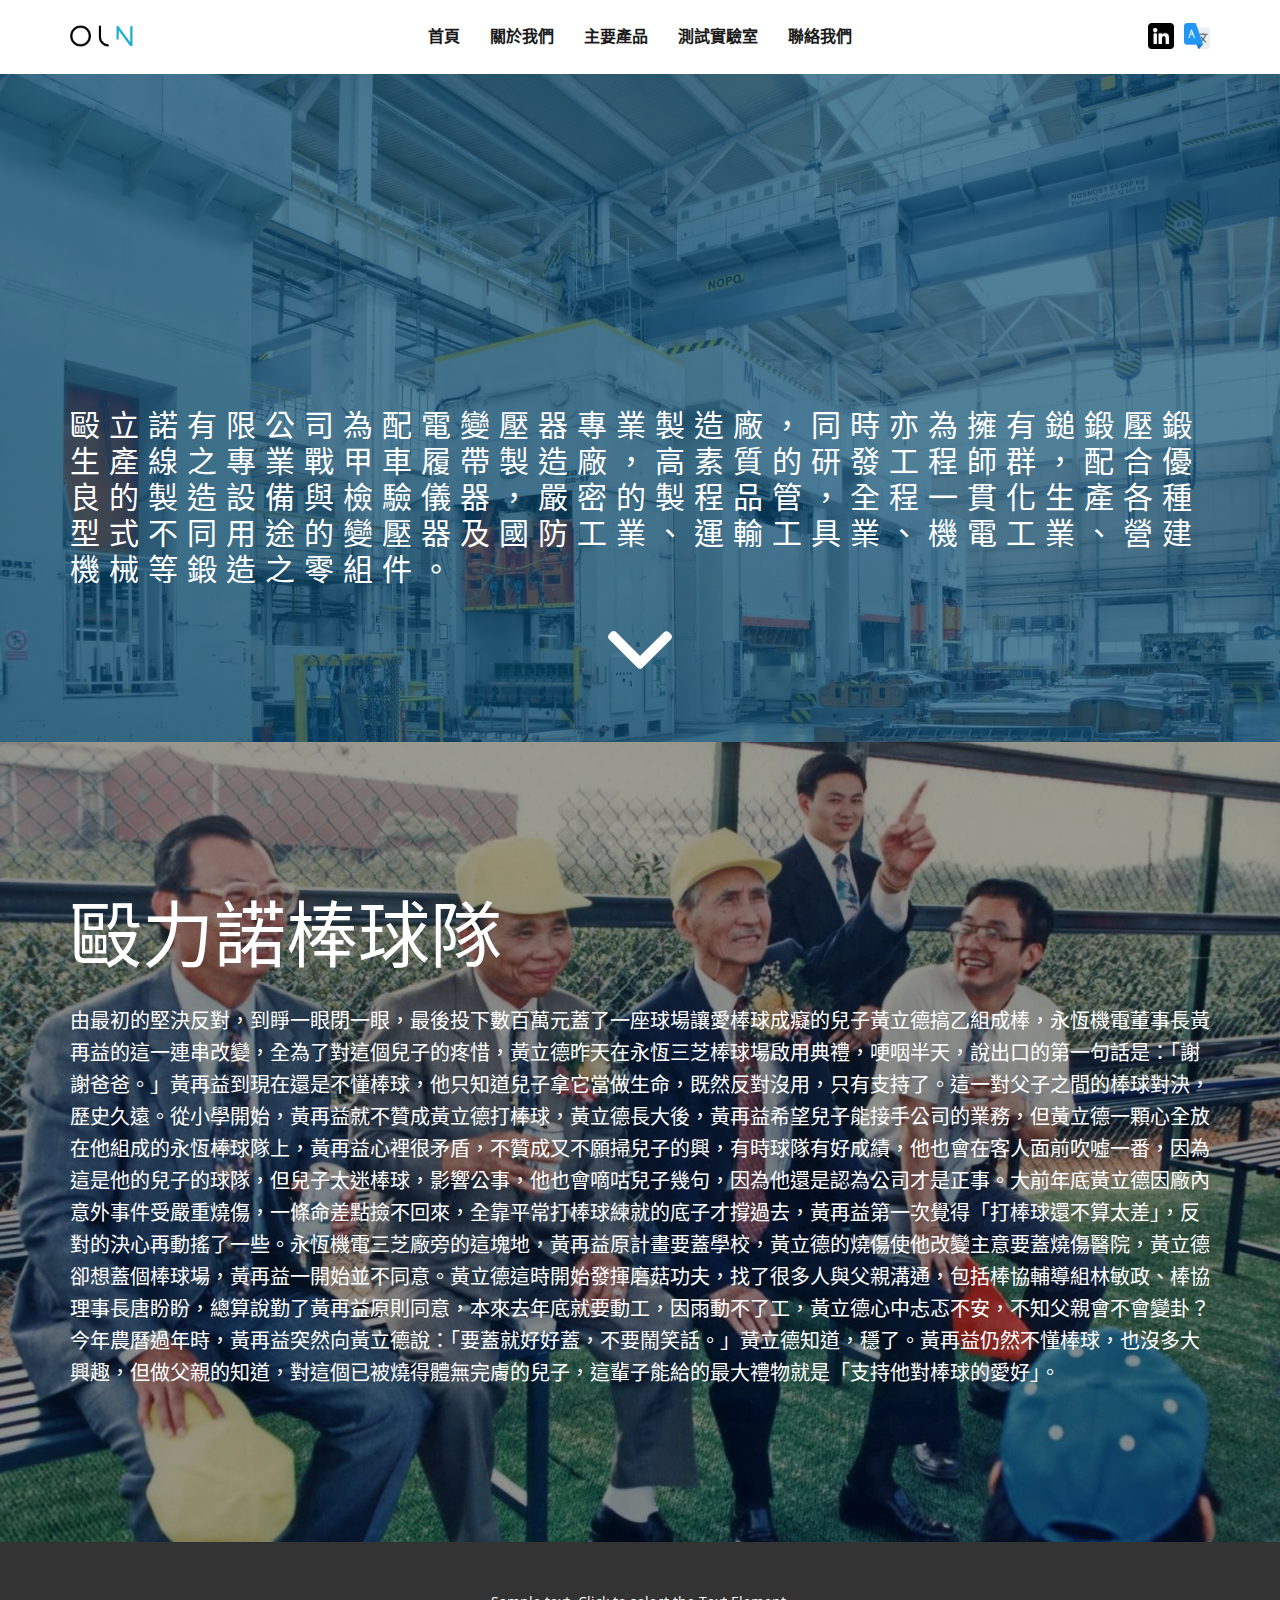
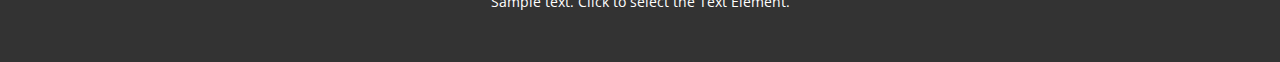
<file: whole_power_website/en/關於歐立諾.html>
<!DOCTYPE html>
<html style="font-size: 16px;" lang="zh-TW"><head>
    <meta name="viewport" content="width=device-width, initial-scale=1.0">
    <meta charset="utf-8">
    <meta name="keywords" content="">
    <meta name="description" content="">
    <title>關於歐立諾</title>
    <link rel="stylesheet" href="../nicepage.css" media="screen">
<link rel="stylesheet" href="../關於歐立諾.css" media="screen">
    <script class="u-script" type="text/javascript" src="../jquery.js" defer=""></script>
    <script class="u-script" type="text/javascript" src="../nicepage.js" defer=""></script>
    <link id="u-theme-google-font" rel="stylesheet" href="https://fonts.googleapis.com/css?family=Montserrat:100,100i,200,200i,300,300i,400,400i,500,500i,600,600i,700,700i,800,800i,900,900i|Open+Sans:300,300i,400,400i,500,500i,600,600i,700,700i,800,800i">
    
    
    
    <script type="application/ld+json">{
		"@context": "http://schema.org",
		"@type": "Organization",
		"name": "毆力諾股份有限公司",
		"logo": "../images/F8764354-BAB9-4FFF-9C9A-E6B31F2553BA.jpeg",
		"sameAs": []
}</script>
    <meta name="theme-color" content="#0cbcf5">
    <meta property="og:title" content="關於歐立諾">
    <meta property="og:description" content="">
    <meta property="og:type" content="website">
  </head>
  <body class="u-body u-xl-mode" data-lang="en"><header class="u-align-right-lg u-align-right-md u-align-right-sm u-align-right-xs u-clearfix u-header u-sticky u-sticky-fdc4 u-white u-header" id="sec-031c"><div class="u-clearfix u-sheet u-sheet-1">
        <a href="https://nicepage.com" class="u-align-center-sm u-align-center-xs u-image u-logo u-image-1" data-image-width="766" data-image-height="264">
          <img src="../images/F8764354-BAB9-4FFF-9C9A-E6B31F2553BA.jpeg" class="u-logo-image u-logo-image-1">
        </a>
        <div class="u-social-icons u-spacing-10 u-social-icons-1">
          <a class="u-social-url" title="facebook" target="_blank" href=""><span class="u-file-icon u-icon u-social-facebook u-social-icon u-text-black u-icon-1"><img src="../images/3536569-7e943f94.png" alt=""></span>
          </a>
          <a class="u-social-url" target="_blank" data-type="Custom" title="Custom" href=""><span class="u-file-icon u-icon u-social-custom u-social-icon u-icon-2"><img src="../images/888878_150.png" alt=""></span>
          </a>
        </div>
        <nav class="u-align-center-lg u-align-center-md u-align-center-xl u-align-left-sm u-align-left-xs u-menu u-menu-one-level u-offcanvas u-menu-1" data-responsive-from="XS" data-position="">
          <div class="menu-collapse" style="font-size: 1rem; font-weight: 700; letter-spacing: 0px; text-transform: uppercase;">
            <a class="u-button-style u-custom-active-border-color u-custom-border u-custom-border-color u-custom-borders u-custom-hover-border-color u-custom-text-active-color u-custom-text-color u-custom-text-hover-color u-custom-top-bottom-menu-spacing u-nav-link" href="#" style="padding: 2px 0px; font-size: calc(1em + 4px);">
              <svg class="u-svg-link" preserveAspectRatio="xMidYMin slice" viewBox="0 0 302 302" style=""><use xmlns:xlink="http://www.w3.org/1999/xlink" xlink:href="#svg-8a8f"></use></svg>
              <svg xmlns="http://www.w3.org/2000/svg" xmlns:xlink="http://www.w3.org/1999/xlink" version="1.1" id="svg-8a8f" x="0px" y="0px" viewBox="0 0 302 302" style="enable-background:new 0 0 302 302;" xml:space="preserve" class="u-svg-content"><g><rect y="36" width="302" height="30"></rect><rect y="236" width="302" height="30"></rect><rect y="136" width="302" height="30"></rect>
</g><g></g><g></g><g></g><g></g><g></g><g></g><g></g><g></g><g></g><g></g><g></g><g></g><g></g><g></g><g></g></svg>
            </a>
          </div>
          <div class="u-custom-menu u-nav-container">
            <ul class="u-nav u-spacing-30 u-unstyled u-nav-1"><li class="u-nav-item"><a class="u-border-2 u-border-active-palette-1-base u-border-hover-grey-50 u-border-no-left u-border-no-right u-border-no-top u-button-style u-nav-link u-text-active-grey-90 u-text-grey-90 u-text-hover-grey-90" href="首頁.html" style="padding: 10px 0px;">首頁</a>
</li><li class="u-nav-item"><a class="u-border-2 u-border-active-palette-1-base u-border-hover-grey-50 u-border-no-left u-border-no-right u-border-no-top u-button-style u-nav-link u-text-active-grey-90 u-text-grey-90 u-text-hover-grey-90" href="關於我們.html" style="padding: 10px 0px;">關於我們</a>
</li><li class="u-nav-item"><a class="u-border-2 u-border-active-palette-1-base u-border-hover-grey-50 u-border-no-left u-border-no-right u-border-no-top u-button-style u-nav-link u-text-active-grey-90 u-text-grey-90 u-text-hover-grey-90" style="padding: 10px 0px;">主要產品</a>
</li><li class="u-nav-item"><a class="u-border-2 u-border-active-palette-1-base u-border-hover-grey-50 u-border-no-left u-border-no-right u-border-no-top u-button-style u-nav-link u-text-active-grey-90 u-text-grey-90 u-text-hover-grey-90" style="padding: 10px 0px;">測試實驗室</a>
</li><li class="u-nav-item"><a class="u-border-2 u-border-active-palette-1-base u-border-hover-grey-50 u-border-no-left u-border-no-right u-border-no-top u-button-style u-nav-link u-text-active-grey-90 u-text-grey-90 u-text-hover-grey-90" href="../en/首頁.html#carousel_f88c" style="padding: 10px 0px;">聯絡我們</a>
</li></ul>
          </div>
          <div class="u-custom-menu u-nav-container-collapse">
            <div class="u-align-center u-black u-container-style u-inner-container-layout u-opacity u-opacity-95 u-sidenav">
              <div class="u-inner-container-layout u-sidenav-overflow">
                <div class="u-menu-close"></div>
                <ul class="u-align-center u-nav u-popupmenu-items u-unstyled u-nav-2"><li class="u-nav-item"><a class="u-button-style u-nav-link" href="首頁.html">首頁</a>
</li><li class="u-nav-item"><a class="u-button-style u-nav-link" href="關於我們.html">關於我們</a>
</li><li class="u-nav-item"><a class="u-button-style u-nav-link">主要產品</a>
</li><li class="u-nav-item"><a class="u-button-style u-nav-link">測試實驗室</a>
</li><li class="u-nav-item"><a class="u-button-style u-nav-link" href="../en/首頁.html#carousel_f88c">聯絡我們</a>
</li></ul>
              </div>
            </div>
            <div class="u-black u-menu-overlay u-opacity u-opacity-70"></div>
          </div>
        </nav>
      </div><style class="u-sticky-style" data-style-id="fdc4">.u-sticky-fixed.u-sticky-fdc4:before, .u-body.u-sticky-fixed .u-sticky-fdc4:before {
borders: top right bottom left !important
}</style></header>
    <section class="u-align-center u-clearfix u-image u-shading u-section-1" id="carousel_8dfe" data-image-width="1620" data-image-height="1080">
      <div class="u-clearfix u-sheet u-valign-bottom-lg u-valign-bottom-xl u-sheet-1">
        <h3 class="u-align-left u-text u-text-body-alt-color u-text-default u-text-1">毆立諾有限公司為配電變壓器專業製造廠，同時亦為擁有鎚鍛壓鍛生產線之專業戰甲車履帶製造廠，高素質的研發工程師群，配合優良的製造設備與檢驗儀器，嚴密的製程品管，全程一貫化生產各種型式不同用途的變壓器及國防工業、運輸工具業、機電工業、營建機械等鍛造之零組件。<br>
        </h3><span class="u-icon u-icon-circle u-text-body-alt-color u-icon-1" data-href="../en/關於歐立諾.html#carousel_ecb1"><svg class="u-svg-link" preserveAspectRatio="xMidYMin slice" viewBox="0 0 491.996 491.996" style=""><use xmlns:xlink="http://www.w3.org/1999/xlink" xlink:href="#svg-6b8c"></use></svg><svg class="u-svg-content" viewBox="0 0 491.996 491.996" x="0px" y="0px" id="svg-6b8c" style="enable-background:new 0 0 491.996 491.996;"><g><g><path d="M484.132,124.986l-16.116-16.228c-5.072-5.068-11.82-7.86-19.032-7.86c-7.208,0-13.964,2.792-19.036,7.86l-183.84,183.848    L62.056,108.554c-5.064-5.068-11.82-7.856-19.028-7.856s-13.968,2.788-19.036,7.856l-16.12,16.128    c-10.496,10.488-10.496,27.572,0,38.06l219.136,219.924c5.064,5.064,11.812,8.632,19.084,8.632h0.084    c7.212,0,13.96-3.572,19.024-8.632l218.932-219.328c5.072-5.064,7.856-12.016,7.864-19.224    C491.996,136.902,489.204,130.046,484.132,124.986z"></path>
</g>
</g></svg></span>
      </div>
    </section>
    <section class="u-align-left u-clearfix u-image u-shading u-section-2" src="" data-image-width="1590" data-image-height="1030" id="sec-1a36">
      <div class="u-clearfix u-sheet u-valign-middle u-sheet-1">
        <h1 class="u-text u-text-default u-title u-text-1" spellcheck="false">毆力諾棒球隊</h1>
        <p class="u-large-text u-text u-text-default u-text-variant u-text-2">由最初的堅決反對，到睜一眼閉一眼，最後投下數百萬元蓋了一座球場讓愛棒球成癡的兒子黃立德搞乙組成棒，永恆機電董事長黃再益的這一連串改變，全為了對這個兒子的疼惜，黃立德昨天在永恆三芝棒球場啟用典禮，哽咽半天，說出口的第一句話是：「謝謝爸爸。」黃再益到現在還是不懂棒球，他只知道兒子拿它當做生命，既然反對沒用，只有支持了。這一對父子之間的棒球對決，歷史久遠。從小學開始，黃再益就不贊成黃立德打棒球，黃立德長大後，黃再益希望兒子能接手公司的業務，但黃立德一顆心全放在他組成的永恆棒球隊上，黃再益心裡很矛盾，不贊成又不願掃兒子的興，有時球隊有好成績，他也會在客人面前吹噓一番，因為這是他的兒子的球隊，但兒子太迷棒球，影響公事，他也會嘀咕兒子幾句，因為他還是認為公司才是正事。大前年底黃立德因廠內意外事件受嚴重燒傷，一條命差點撿不回來，全靠平常打棒球練就的底子才撐過去，黃再益第一次覺得「打棒球還不算太差」，反對的決心再動搖了一些。永恆機電三芝廠旁的這塊地，黃再益原計畫要蓋學校，黃立德的燒傷使他改變主意要蓋燒傷醫院，黃立德卻想蓋個棒球場，黃再益一開始並不同意。黃立德這時開始發揮磨菇功夫，找了很多人與父親溝通，包括棒協輔導組林敏政、棒協理事長唐盼盼，總算說勤了黃再益原則同意，本來去年底就要動工，因雨動不了工，黃立德心中忐忑不安，不知父親會不會變卦？今年農曆過年時，黃再益突然向黃立德說：「要蓋就好好蓋，不要鬧笑話。」黃立德知道，穩了。黃再益仍然不懂棒球，也沒多大興趣，但做父親的知道，對這個已被燒得體無完膚的兒子，這輩子能給的最大禮物就是「支持他對棒球的愛好」。 </p>
      </div>
    </section>
    
    
    <footer class="u-align-center u-clearfix u-footer u-grey-80 u-footer" id="sec-225e"><div class="u-clearfix u-sheet u-sheet-1">
        <p class="u-small-text u-text u-text-variant u-text-1">Sample text. Click to select the Text Element.</p>
      </div></footer>
  
</body></html>
</file>
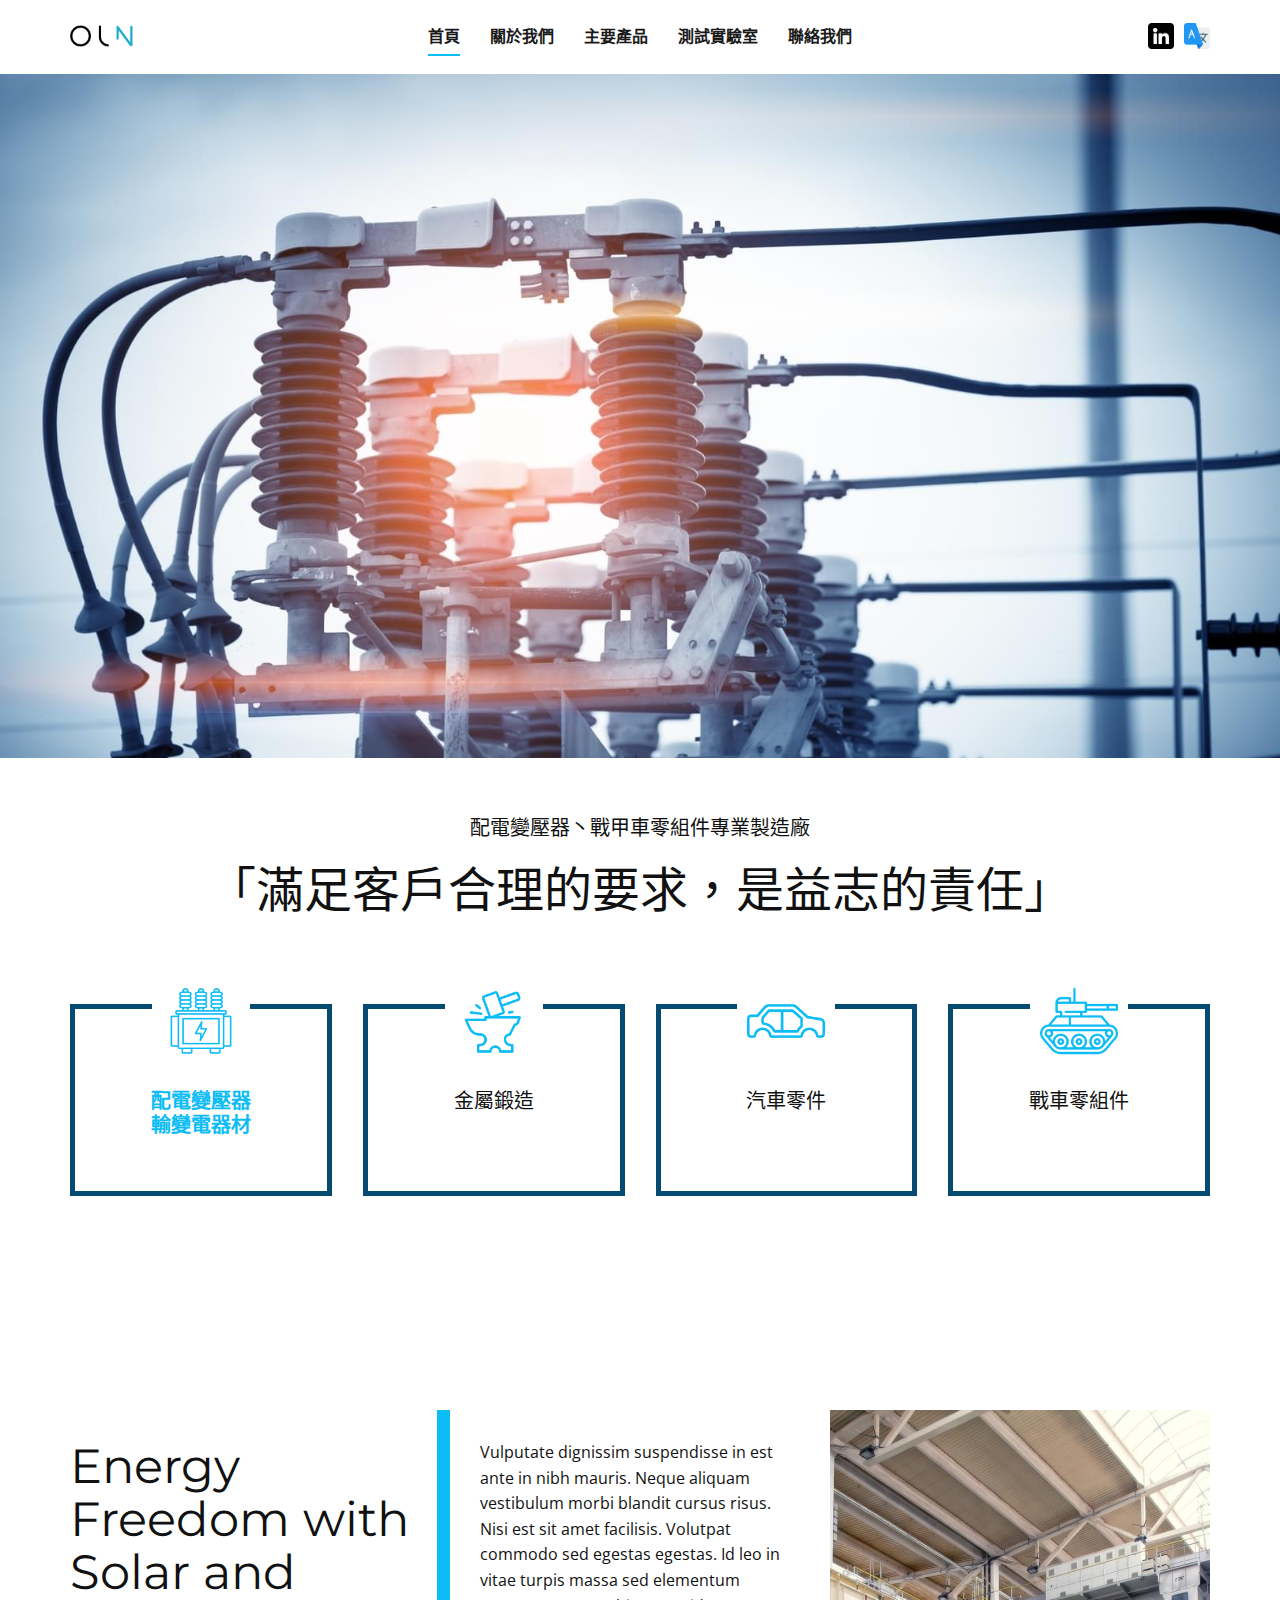
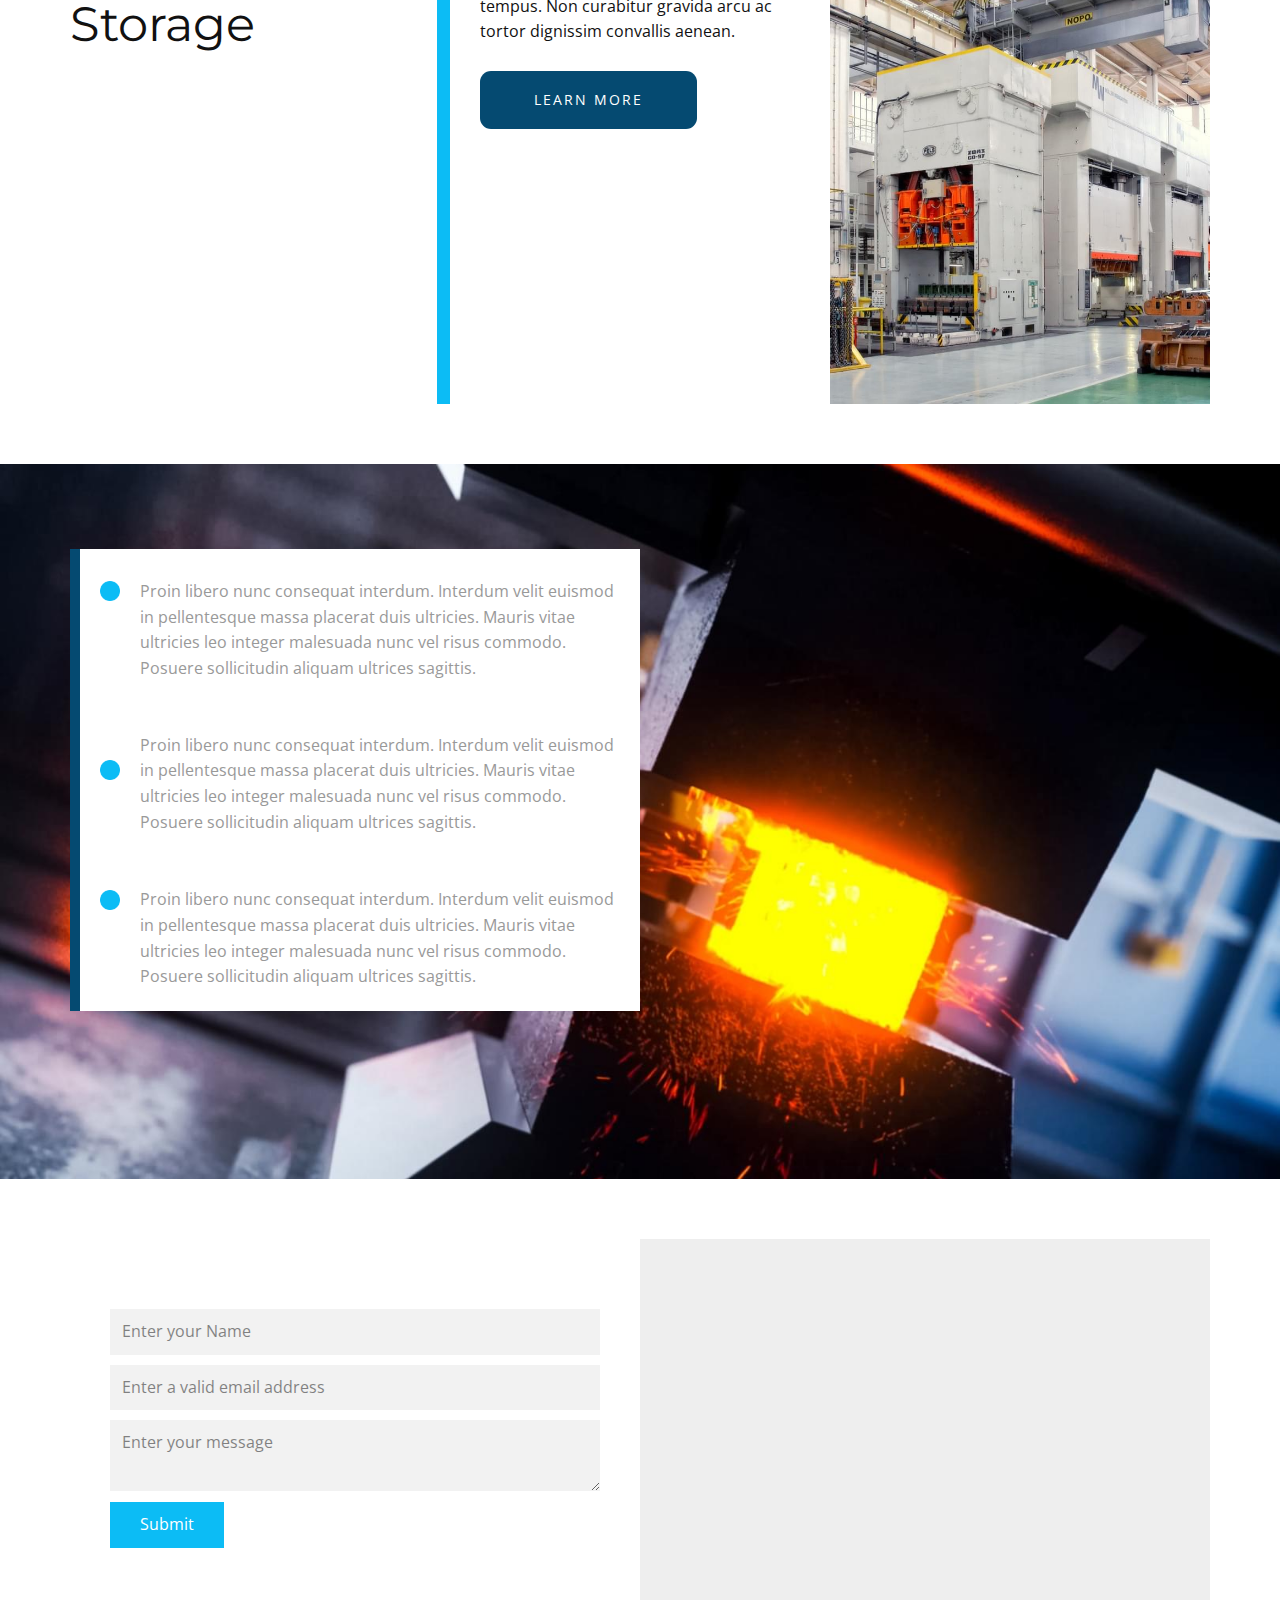
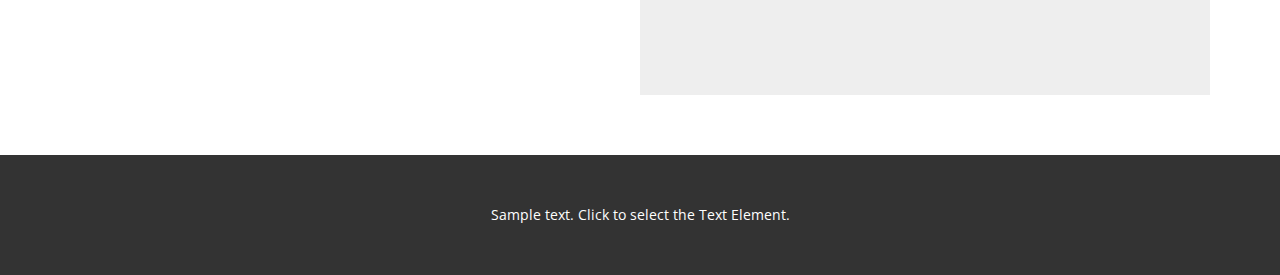
<file: whole_power_website/en/首頁.html>
<!DOCTYPE html>
<html style="font-size: 16px;" lang="zh-TW"><head>
    <meta name="viewport" content="width=device-width, initial-scale=1.0">
    <meta charset="utf-8">
    <meta name="keywords" content="​How is solar panel work?, ​Energy Freedom with Solar and Storage, ​We Have a Solar Plan for Almost Any Budget, Get In Touch">
    <meta name="description" content="益志股份有限公司為配電變壓器專業製造廠，同時亦為擁有鎚鍛壓鍛生產線之專業戰甲車履帶製造廠，高素質的研發工程師群，配合優良的製造設備與檢驗儀器，嚴密的製程品管，全程一貫化生產各種型式不同用途的變壓器及國防工業、運輸工具業、機電工業、營建機械等鍛造之零組件">
    <title></title>
    <link rel="stylesheet" href="../nicepage.css" media="screen">
<link rel="stylesheet" href="../首頁.css" media="screen">
    <script class="u-script" type="text/javascript" src="../jquery.js" defer=""></script>
    <script class="u-script" type="text/javascript" src="../nicepage.js" defer=""></script>
    <meta name="referrer" content="origin">
    <meta property="og:title" content="歐立諾有限公司">
    <link id="u-theme-google-font" rel="stylesheet" href="https://fonts.googleapis.com/css?family=Montserrat:100,100i,200,200i,300,300i,400,400i,500,500i,600,600i,700,700i,800,800i,900,900i|Open+Sans:300,300i,400,400i,500,500i,600,600i,700,700i,800,800i">
    <link id="u-page-google-font" rel="stylesheet" href="https://fonts.googleapis.com/css?family=Montserrat:100,100i,200,200i,300,300i,400,400i,500,500i,600,600i,700,700i,800,800i,900,900i">
    
    
    
    
    
    
    
    
    <script type="application/ld+json">{
		"@context": "http://schema.org",
		"@type": "Organization",
		"name": "毆力諾股份有限公司",
		"logo": "../images/F8764354-BAB9-4FFF-9C9A-E6B31F2553BA.jpeg",
		"sameAs": []
}</script>
    <meta name="theme-color" content="#0cbcf5">
    <meta property="og:description" content="歐立諾有限公司為配電變壓器專業製造廠，同時亦為擁有鎚鍛壓鍛生產線之專業戰甲車履帶製造廠，高素質的研發工程師群，配合優良的製造設備與檢驗儀器，嚴密的製程品管，全程一貫化生產各種型式不同用途的變壓器及國防工業、運輸工具業、機電工業、營建機械等鍛造之零組件">
    <meta property="og:type" content="website">
  </head>
  <body class="u-body u-xl-mode" data-lang="en"><header class="u-align-right-lg u-align-right-md u-align-right-sm u-align-right-xs u-clearfix u-header u-sticky u-sticky-fdc4 u-white u-header" id="sec-031c"><div class="u-clearfix u-sheet u-sheet-1">
        <a href="https://nicepage.com" class="u-align-center-sm u-align-center-xs u-image u-logo u-image-1" data-image-width="766" data-image-height="264">
          <img src="../images/F8764354-BAB9-4FFF-9C9A-E6B31F2553BA.jpeg" class="u-logo-image u-logo-image-1">
        </a>
        <div class="u-social-icons u-spacing-10 u-social-icons-1">
          <a class="u-social-url" title="facebook" target="_blank" href=""><span class="u-file-icon u-icon u-social-facebook u-social-icon u-text-black u-icon-1"><img src="../images/3536569-7e943f94.png" alt=""></span>
          </a>
          <a class="u-social-url" target="_blank" data-type="Custom" title="Custom" href=""><span class="u-file-icon u-icon u-social-custom u-social-icon u-icon-2"><img src="../images/888878_150.png" alt=""></span>
          </a>
        </div>
        <nav class="u-align-center-lg u-align-center-md u-align-center-xl u-align-left-sm u-align-left-xs u-menu u-menu-one-level u-offcanvas u-menu-1" data-responsive-from="XS" data-position="">
          <div class="menu-collapse" style="font-size: 1rem; font-weight: 700; letter-spacing: 0px; text-transform: uppercase;">
            <a class="u-button-style u-custom-active-border-color u-custom-border u-custom-border-color u-custom-borders u-custom-hover-border-color u-custom-text-active-color u-custom-text-color u-custom-text-hover-color u-custom-top-bottom-menu-spacing u-nav-link" href="#" style="padding: 2px 0px; font-size: calc(1em + 4px);">
              <svg class="u-svg-link" preserveAspectRatio="xMidYMin slice" viewBox="0 0 302 302" style=""><use xmlns:xlink="http://www.w3.org/1999/xlink" xlink:href="#svg-8a8f"></use></svg>
              <svg xmlns="http://www.w3.org/2000/svg" xmlns:xlink="http://www.w3.org/1999/xlink" version="1.1" id="svg-8a8f" x="0px" y="0px" viewBox="0 0 302 302" style="enable-background:new 0 0 302 302;" xml:space="preserve" class="u-svg-content"><g><rect y="36" width="302" height="30"></rect><rect y="236" width="302" height="30"></rect><rect y="136" width="302" height="30"></rect>
</g><g></g><g></g><g></g><g></g><g></g><g></g><g></g><g></g><g></g><g></g><g></g><g></g><g></g><g></g><g></g></svg>
            </a>
          </div>
          <div class="u-custom-menu u-nav-container">
            <ul class="u-nav u-spacing-30 u-unstyled u-nav-1"><li class="u-nav-item"><a class="u-border-2 u-border-active-palette-1-base u-border-hover-grey-50 u-border-no-left u-border-no-right u-border-no-top u-button-style u-nav-link u-text-active-grey-90 u-text-grey-90 u-text-hover-grey-90" href="首頁.html" style="padding: 10px 0px;">首頁</a>
</li><li class="u-nav-item"><a class="u-border-2 u-border-active-palette-1-base u-border-hover-grey-50 u-border-no-left u-border-no-right u-border-no-top u-button-style u-nav-link u-text-active-grey-90 u-text-grey-90 u-text-hover-grey-90" href="關於我們.html" style="padding: 10px 0px;">關於我們</a>
</li><li class="u-nav-item"><a class="u-border-2 u-border-active-palette-1-base u-border-hover-grey-50 u-border-no-left u-border-no-right u-border-no-top u-button-style u-nav-link u-text-active-grey-90 u-text-grey-90 u-text-hover-grey-90" style="padding: 10px 0px;">主要產品</a>
</li><li class="u-nav-item"><a class="u-border-2 u-border-active-palette-1-base u-border-hover-grey-50 u-border-no-left u-border-no-right u-border-no-top u-button-style u-nav-link u-text-active-grey-90 u-text-grey-90 u-text-hover-grey-90" style="padding: 10px 0px;">測試實驗室</a>
</li><li class="u-nav-item"><a class="u-border-2 u-border-active-palette-1-base u-border-hover-grey-50 u-border-no-left u-border-no-right u-border-no-top u-button-style u-nav-link u-text-active-grey-90 u-text-grey-90 u-text-hover-grey-90" href="../en/首頁.html#carousel_f88c" style="padding: 10px 0px;">聯絡我們</a>
</li></ul>
          </div>
          <div class="u-custom-menu u-nav-container-collapse">
            <div class="u-align-center u-black u-container-style u-inner-container-layout u-opacity u-opacity-95 u-sidenav">
              <div class="u-inner-container-layout u-sidenav-overflow">
                <div class="u-menu-close"></div>
                <ul class="u-align-center u-nav u-popupmenu-items u-unstyled u-nav-2"><li class="u-nav-item"><a class="u-button-style u-nav-link" href="首頁.html">首頁</a>
</li><li class="u-nav-item"><a class="u-button-style u-nav-link" href="關於我們.html">關於我們</a>
</li><li class="u-nav-item"><a class="u-button-style u-nav-link">主要產品</a>
</li><li class="u-nav-item"><a class="u-button-style u-nav-link">測試實驗室</a>
</li><li class="u-nav-item"><a class="u-button-style u-nav-link" href="../en/首頁.html#carousel_f88c">聯絡我們</a>
</li></ul>
              </div>
            </div>
            <div class="u-black u-menu-overlay u-opacity u-opacity-70"></div>
          </div>
        </nav>
      </div><style class="u-sticky-style" data-style-id="fdc4">.u-sticky-fixed.u-sticky-fdc4:before, .u-body.u-sticky-fixed .u-sticky-fdc4:before {
borders: top right bottom left !important
}</style></header>
    <section class="skrollable skrollable-between u-align-center u-clearfix u-white u-section-1" src="" id="carousel_0ac8">
      <img class="u-expanded-width u-image u-image-1" src="../images/AdobeStock_170441006.jpeg" data-image-width="1620" data-image-height="1080">
      <p class="u-large-text u-text u-text-default-lg u-text-default-md u-text-default-xl u-text-variant u-text-1">​配電變壓器丶戰甲車零組件專業製造廠​<br></p>
      <h2 class="u-text u-text-default u-text-2">「滿足客戶合理的要求，是益志的責任」</h2>
      <div class="u-list u-list-1">
        <div class="u-repeater u-repeater-1">
          <div class="u-align-center u-border-5 u-border-palette-2-base u-container-style u-list-item u-repeater-item u-shape-rectangle u-white u-list-item-1">
            <div class="u-container-layout u-similar-container u-container-layout-1"><span class="u-file-icon u-icon u-icon-rounded u-text-palette-1-base u-white u-icon-1"><img src="../images/7309620-53930b0d.png" alt=""></span>
              <h4 class="u-text u-text-3"><b><a href="http://www.wholepower.com.tw/front/bin/ptlist.phtml?Category=305" class="cglist-name u-active-none u-btn-1 u-border-none u-btn u-button-style u-hover-none u-none u-text-palette-1-base" style="background-image: none; padding-top: 0px; padding-bottom: 0px; padding-left: 0px; padding-right: 0px"></a></b>​<b><a href="http://www.wholepower.com.tw/front/bin/ptlist.phtml?Category=274" class="u-active-none u-btn-2 u-border-none u-btn u-button-style u-hover-none u-none u-text-palette-1-base" style="background-image: none; padding-top: 0px; padding-bottom: 0px; padding-left: 0px; padding-right: 0px">配電變壓器</a></b><br><b><a href="http://www.wholepower.com.tw/front/bin/ptlist.phtml?Category=305" class="u-active-none u-btn-3 u-border-none u-btn u-button-style u-hover-none u-none u-text-palette-1-base" style="background-image: none; padding-top: 0px; padding-bottom: 0px; padding-left: 0px; padding-right: 0px">輸變電器材</a></b><br></h4>
            </div>
          </div>
          <div class="u-align-center u-border-5 u-border-palette-2-base u-container-style u-list-item u-repeater-item u-shape-rectangle u-white u-list-item-2">
            <div class="u-container-layout u-similar-container u-container-layout-2"><span class="u-file-icon u-icon u-icon-rounded u-text-palette-1-base u-white u-icon-2"><img src="../images/8088808-a5feb64c.png" alt=""></span>
              <h4 class="u-text u-text-4">​金屬鍛造</h4>
            </div>
          </div>
          <div class="u-align-center u-border-5 u-border-palette-2-base u-container-style u-list-item u-repeater-item u-shape-rectangle u-white u-list-item-3">
            <div class="u-container-layout u-similar-container u-container-layout-3"><span class="u-file-icon u-icon u-icon-rounded u-text-palette-1-base u-white u-icon-3"><img src="../images/5557725-41359358.png" alt=""></span>
              <h4 class="u-text u-text-5">​汽車零件</h4>
            </div>
          </div>
          <div class="u-align-center u-border-5 u-border-palette-2-base u-container-style u-list-item u-repeater-item u-shape-rectangle u-white u-list-item-4">
            <div class="u-container-layout u-similar-container u-container-layout-4"><span class="u-file-icon u-icon u-icon-rounded u-text-palette-1-base u-white u-icon-4"><img src="../images/2369433-e98b04e5.png" alt=""></span>
              <h4 class="u-text u-text-6">戰車零組件</h4>
            </div>
          </div>
        </div>
      </div>
    </section>
    <section class="u-clearfix u-hidden u-palette-2-base u-section-2" id="carousel_a626">
      <div class="u-expanded-width u-grey-5 u-shape u-shape-rectangle u-shape-1"></div>
      <div class="u-clearfix u-layout-wrap u-layout-wrap-1">
        <div class="u-layout">
          <div class="u-layout-row">
            <div class="u-container-style u-image u-layout-cell u-size-20-lg u-size-20-xl u-size-30-md u-size-30-sm u-size-30-xs u-image-1" data-image-width="1004" data-image-height="871">
              <div class="u-container-layout u-container-layout-1"></div>
            </div>
            <div class="u-align-center u-black u-container-style u-layout-cell u-size-20-lg u-size-20-xl u-size-30-md u-size-30-sm u-size-30-xs u-layout-cell-2">
              <div class="u-container-layout u-valign-top u-container-layout-2">
                <h3 class="u-text u-text-default u-text-1">​We Have a Solar Plan for Almost Any Budget</h3>
                <p class="u-text u-text-default u-text-2">Image by <a href="https://www.freepik.com/photos/solar-panel" class="u-btn-1 u-border-1 u-border-active-palette-2-base u-border-hover-palette-2-base u-border-no-left u-border-no-right u-border-no-top u-border-palette-2-base u-bottom-left-radius-0 u-bottom-right-radius-0 u-btn u-button-link u-button-style u-none u-radius-0 u-text-active-palette-2-base u-text-body-alt-color u-text-hover-palette-2-base u-top-left-radius-0 u-top-right-radius-0" target="_blank" style="border-style: none none solid; padding-top: 0; padding-bottom: 0; padding-left: 0; padding-right: 0">Freepik</a></p>
                <p class="u-text u-text-default u-text-3">​Proin libero nunc consequat interdum. Interdum velit euismod in pellentesque massa placerat duis ultricies. </p>
              </div>
            </div>
            <div class="u-align-center u-container-style u-layout-cell u-size-20-lg u-size-20-xl u-size-60-md u-size-60-sm u-size-60-xs u-white u-layout-cell-3">
              <div class="u-container-layout u-valign-top u-container-layout-3">
                <p class="u-text u-text-4">​ Mauris vitae ultricies leo integer malesuada nunc vel risus commodo. Posuere sollicitudin aliquam ultrices sagittis.&nbsp;Purus sit amet luctus venenatis lectus magna. Fringilla phasellus faucibus scelerisque eleifend donec pretium vulputate ullamcorper. </p>
                <a href="https://nicepage.com/c/table-html-templates" class="u-active-none u-align-center u-border-1 u-border-active-palette-2-base u-border-hover-palette-2-base u-border-no-left u-border-no-right u-border-no-top u-border-palette-2-base u-bottom-left-radius-0 u-bottom-right-radius-0 u-btn u-button-style u-hover-none u-none u-radius-0 u-text-active-palette-2-base u-text-body-color u-text-hover-palette-2-base u-top-left-radius-0 u-top-right-radius-0 u-btn-2">more</a>
              </div>
            </div>
          </div>
        </div>
      </div>
    </section>
    <section class="u-clearfix u-white u-section-3" id="carousel_5141">
      <div class="u-clearfix u-sheet u-sheet-1">
        <div class="u-clearfix u-expanded-width u-layout-wrap u-layout-wrap-1">
          <div class="u-gutter-0 u-layout">
            <div class="u-layout-row">
              <div class="u-container-style u-layout-cell u-size-20-lg u-size-20-xl u-size-30-md u-size-30-sm u-size-30-xs u-layout-cell-1">
                <div class="u-border-13 u-border-no-bottom u-border-no-left u-border-no-top u-border-palette-1-base u-container-layout u-container-layout-1">
                  <h2 class="u-text u-text-default u-text-1">​Energy Freedom with Solar and Storage</h2>
                </div>
              </div>
              <div class="u-align-left u-container-style u-layout-cell u-size-20-lg u-size-20-xl u-size-30-md u-size-30-sm u-size-30-xs u-layout-cell-2">
                <div class="u-container-layout u-valign-top u-container-layout-2">
                  <p class="u-text u-text-default u-text-2">​​Vulputate dignissim suspendisse in est ante in nibh mauris. Neque aliquam vestibulum morbi blandit cursus risus. Nisi est sit amet facilisis. Volutpat commodo sed egestas egestas. Id leo in vitae turpis massa sed elementum tempus. Non curabitur gravida arcu ac tortor dignissim convallis aenean.</p>
                  <a href="https://nicepage.best" class="u-active-palette-3-dark-3 u-border-none u-btn u-btn-round u-button-style u-hover-palette-3-dark-3 u-palette-2-base u-radius-11 u-btn-1" target="_blank">learn more</a>
                </div>
              </div>
              <div class="u-container-style u-image u-layout-cell u-size-20-lg u-size-20-xl u-size-60-md u-size-60-sm u-size-60-xs u-image-1" data-image-width="1620" data-image-height="1080">
                <div class="u-container-layout u-container-layout-3"></div>
              </div>
            </div>
          </div>
        </div>
      </div>
    </section>
    <section class="u-align-left u-clearfix u-image u-section-4" id="carousel_ef6e" data-image-width="1620" data-image-height="1080">
      <div class="u-clearfix u-sheet u-sheet-1">
        <div class="u-list u-list-1">
          <div class="u-repeater u-repeater-1">
            <div class="u-align-left u-border-10 u-border-no-bottom u-border-no-right u-border-no-top u-border-palette-2-base u-container-style u-list-item u-repeater-item u-shape-rectangle u-white u-list-item-1">
              <div class="u-container-layout u-similar-container u-container-layout-1">
                <p class="u-text u-text-grey-40 u-text-1">​Proin libero nunc consequat interdum. Interdum velit euismod in pellentesque massa placerat duis ultricies. Mauris vitae ultricies leo integer malesuada nunc vel risus commodo. Posuere sollicitudin aliquam ultrices sagittis. </p><span class="u-file-icon u-icon u-text-palette-1-base u-icon-1"><img src="../images/481037-481aafd0.png" alt=""></span>
              </div>
            </div>
            <div class="u-align-left u-border-10 u-border-no-bottom u-border-no-right u-border-no-top u-border-palette-2-base u-container-style u-list-item u-repeater-item u-shape-rectangle u-white u-list-item-2">
              <div class="u-container-layout u-similar-container u-container-layout-2">
                <p class="u-text u-text-grey-40 u-text-2">​Proin libero nunc consequat interdum. Interdum velit euismod in pellentesque massa placerat duis ultricies. Mauris vitae ultricies leo integer malesuada nunc vel risus commodo. Posuere sollicitudin aliquam ultrices sagittis. </p><span class="u-file-icon u-icon u-text-palette-1-base u-icon-2"><img src="../images/481037-481aafd0.png" alt=""></span>
              </div>
            </div>
            <div class="u-align-left u-border-10 u-border-no-bottom u-border-no-right u-border-no-top u-border-palette-2-base u-container-style u-list-item u-repeater-item u-shape-rectangle u-white u-list-item-3">
              <div class="u-container-layout u-similar-container u-container-layout-3">
                <p class="u-text u-text-grey-40 u-text-3">​Proin libero nunc consequat interdum. Interdum velit euismod in pellentesque massa placerat duis ultricies. Mauris vitae ultricies leo integer malesuada nunc vel risus commodo. Posuere sollicitudin aliquam ultrices sagittis. </p><span class="u-file-icon u-icon u-text-palette-1-base u-icon-3"><img src="../images/481037-481aafd0.png" alt=""></span>
              </div>
            </div>
          </div>
        </div>
      </div>
    </section>
    <section class="u-align-center u-clearfix u-hidden u-section-5" id="carousel_7453">
      <div class="u-clearfix u-sheet u-sheet-1">
        <div class="u-border-20 u-border-palette-1-base u-expanded-width-md u-expanded-width-sm u-expanded-width-xs u-shape u-shape-rectangle u-shape-1"></div>
        <div class="u-clearfix u-gutter-20 u-layout-wrap u-layout-wrap-1">
          <div class="u-gutter-0 u-layout">
            <div class="u-layout-row">
              <div class="u-align-center u-container-style u-layout-cell u-size-30 u-white u-layout-cell-1">
                <div class="u-container-layout u-container-layout-1">
                  <h3 class="u-text u-text-default u-text-1">​董事長 黃立德</h3>
                  <p class="u-text u-text-grey-40 u-text-2">​Duis aute irure dolor in reprehenderit in voluptate velit esse cillum dolore eu fugiat nulla pariatur. Excepteur sint occaecat cupidatat non proident, sunt in culpa qui officia deserunt mollit anim id est laborum.</p>
                  <a href="https://nicepage.com/website-design" class="u-active-palette-3-dark-3 u-btn u-btn-round u-button-style u-hover-palette-3-dark-3 u-palette-2-base u-radius-11 u-btn-1">​<span class="u-block-671e-39 u-file-icon u-icon u-text-white" style="font-size: 1.125rem"><img src="[data-uri]" alt="" data-original-src="//images01.nicepagecdn.com/c461c07a441a5d220e8feb1a/b8d6d1d0416250f491b4e382/126509.png" data-color="#000000"></span>&nbsp;Call now</a>
                </div>
              </div>
              <div class="u-container-style u-image u-layout-cell u-size-30 u-image-1" data-image-width="754" data-image-height="1080">
                <div class="u-container-layout u-container-layout-2"></div>
              </div>
            </div>
          </div>
        </div>
      </div>
    </section>
    <section class="u-align-center u-clearfix u-hidden u-section-6" id="carousel_b5a8">
      <div class="u-clearfix u-sheet u-valign-middle-lg u-valign-middle-xl u-sheet-1">
        <div class="u-expanded-width u-list u-list-1">
          <div class="u-repeater u-repeater-1">
            <div class="u-align-center u-container-style u-grey-5 u-list-item u-repeater-item u-list-item-1">
              <div class="u-container-layout u-similar-container u-valign-top u-container-layout-1"><span class="u-file-icon u-icon u-icon-1"><img src="../images/1500455.png" alt=""></span>
                <h3 class="u-custom-font u-font-montserrat u-text u-text-palette-2-base u-text-1" data-animation-name="counter" data-animation-event="scroll" data-animation-duration="3000">2.105</h3>
                <h4 class="u-custom-font u-font-montserrat u-text u-text-2">​Employees</h4>
              </div>
            </div>
            <div class="u-align-center u-container-style u-grey-5 u-list-item u-repeater-item u-list-item-2">
              <div class="u-container-layout u-similar-container u-valign-top u-container-layout-2"><span class="u-file-icon u-icon u-icon-2"><img src="../images/3039842.png" alt=""></span>
                <h3 class="u-custom-font u-font-montserrat u-text u-text-palette-2-base u-text-3" data-animation-name="counter" data-animation-event="scroll" data-animation-duration="3000">​3.158</h3>
                <h4 class="u-custom-font u-font-montserrat u-text u-text-4">​Installed(MW)</h4>
              </div>
            </div>
            <div class="u-align-center u-container-style u-grey-5 u-list-item u-repeater-item u-list-item-3">
              <div class="u-container-layout u-similar-container u-valign-top u-container-layout-3"><span class="u-file-icon u-icon u-icon-3"><img src="../images/1835596.png" alt=""></span>
                <h3 class="u-custom-font u-font-montserrat u-text u-text-palette-2-base u-text-5" data-animation-name="counter" data-animation-event="scroll" data-animation-duration="3000">297</h3>
                <h4 class="u-custom-font u-font-montserrat u-text u-text-6">projects</h4>
              </div>
            </div>
            <div class="u-align-center u-container-style u-grey-5 u-list-item u-repeater-item u-list-item-4">
              <div class="u-container-layout u-similar-container u-valign-top u-container-layout-4"><span class="u-file-icon u-icon u-icon-4"><img src="../images/3222106.png" alt=""></span>
                <h3 class="u-custom-font u-font-montserrat u-text u-text-palette-2-base u-text-7" data-animation-name="counter" data-animation-event="scroll" data-animation-duration="3000">​5.282</h3>
                <h4 class="u-custom-font u-font-montserrat u-text u-text-8">​MT CO2</h4>
              </div>
            </div>
          </div>
        </div>
      </div>
    </section>
    <section class="u-align-center u-clearfix u-section-7" id="carousel_f88c">
      <div class="u-clearfix u-sheet u-sheet-1">
        <div class="u-clearfix u-expanded-width u-layout-wrap u-layout-wrap-1">
          <div class="u-layout">
            <div class="u-layout-row">
              <div class="u-align-left u-container-style u-layout-cell u-size-30 u-layout-cell-1">
                <div class="u-container-layout u-valign-middle-md u-valign-middle-sm u-valign-middle-xs u-container-layout-1">
                  <div class="u-expanded-width u-form u-form-1">
                    <form action="https://forms.nicepagesrv.com/v2/form/process" class="u-clearfix u-form-spacing-10 u-form-vertical u-inner-form" source="email" name="form" style="padding: 10px;">
                      <div class="u-form-group u-form-name u-label-none">
                        <label class="u-label">Name</label>
                        <input type="text" placeholder="Enter your Name" id="name-2ee9" name="name" class="u-grey-5 u-input u-input-rectangle" required="">
                      </div>
                      <div class="u-form-email u-form-group u-label-none">
                        <label class="u-label">Email</label>
                        <input type="email" placeholder="Enter a valid email address" id="email-2ee9" name="email" class="u-grey-5 u-input u-input-rectangle" required="">
                      </div>
                      <div class="u-form-group u-form-message u-label-none">
                        <label class="u-label">Message</label>
                        <textarea placeholder="Enter your message" id="message-2ee9" name="message" class="u-grey-5 u-input u-input-rectangle" required=""></textarea>
                      </div>
                      <div class="u-align-left u-form-group u-form-submit u-label-none">
                        <a href="#" class="u-border-none u-btn u-btn-submit u-button-style u-hover-palette-4-base u-palette-1-base u-btn-1">Submit</a>
                        <input type="submit" value="submit" class="u-form-control-hidden">
                      </div>
                      <div class="u-form-send-message u-form-send-success">
            Thank you! Your message has been sent.
        </div>
                      <div class="u-form-send-error u-form-send-message">
            Unable to send your message. Please fix errors then try again.
        </div>
                      <input type="hidden" value="" name="recaptchaResponse">
                      <input type="hidden" name="formServices" value="1ecb210cb43ae372e9a4f06661ad59a9">
                    </form>
                  </div>
                </div>
              </div>
              <div class="u-container-style u-grey-5 u-layout-cell u-size-30 u-layout-cell-2">
                <div class="u-container-layout u-container-layout-2">
                  <div class="u-expanded u-grey-light-2 u-map">
                    <div class="embed-responsive">
                      <iframe class="embed-responsive-item" src="//maps.google.com/maps?output=embed&amp;q=%E6%AD%90%E7%AB%8B%E8%AB%BE%E6%9C%89%E9%99%90%E5%85%AC%E5%8F%B8&amp;z=10&amp;t=m" data-map="[base64]"></iframe>
                    </div>
                  </div>
                </div>
              </div>
            </div>
          </div>
        </div>
      </div>
    </section>
    
    
    <footer class="u-align-center u-clearfix u-footer u-grey-80 u-footer" id="sec-225e"><div class="u-clearfix u-sheet u-sheet-1">
        <p class="u-small-text u-text u-text-variant u-text-1">Sample text. Click to select the Text Element.</p>
      </div></footer>
  
</body></html>
</file>
<file: whole_power_website/首頁.css>
.u-section-1 {
  background-image: none;
  min-height: 1276px;
}

.u-section-1 .u-image-1 {
  height: 688px;
  margin-top: -4px;
  margin-bottom: 0;
}

.u-section-1 .u-text-1 {
  margin: 54px auto 0;
}

.u-section-1 .u-text-2 {
  margin: 20px auto 0;
}

.u-section-1 .u-list-1 {
  grid-template-rows: repeat(1, auto);
  width: 1140px;
  margin: 87px auto 60px;
}

.u-section-1 .u-repeater-1 {
  grid-template-columns: repeat(4, calc(25% - 23.25px));
  min-height: 192px;
  grid-gap: 31px;
}

.u-section-1 .u-list-item-1 {
  background-image: none;
}

.u-section-1 .u-container-layout-1 {
  padding: 0 30px 30px;
}

.u-section-1 .u-icon-1 {
  height: 98px;
  width: 98px;
  background-image: none;
  margin: -37px auto 0;
  padding: 10px;
}

.u-section-1 .u-text-3 {
  font-weight: 500;
  font-size: 1.25rem;
  margin: 19px 0 0;
}

.u-section-1 .u-btn-1 {
  background-image: none;
  padding: 0;
}

.u-section-1 .u-btn-2 {
  background-image: none;
  padding: 0;
}

.u-section-1 .u-btn-3 {
  background-image: none;
  padding: 0;
}

.u-section-1 .u-list-item-2 {
  background-image: none;
}

.u-section-1 .u-container-layout-2 {
  padding: 0 30px 30px;
}

.u-section-1 .u-icon-2 {
  height: 98px;
  width: 98px;
  background-image: none;
  margin: -37px auto 0;
  padding: 10px;
}

.u-section-1 .u-text-4 {
  font-weight: 500;
  font-size: 1.25rem;
  margin: 19px 0 0;
}

.u-section-1 .u-list-item-3 {
  background-image: none;
}

.u-section-1 .u-container-layout-3 {
  padding: 0 30px 30px;
}

.u-section-1 .u-icon-3 {
  height: 98px;
  width: 98px;
  background-image: none;
  margin: -37px auto 0;
  padding: 10px;
}

.u-section-1 .u-text-5 {
  font-weight: 500;
  font-size: 1.25rem;
  margin: 19px 0 0;
}

.u-section-1 .u-list-item-4 {
  background-image: none;
}

.u-section-1 .u-container-layout-4 {
  padding: 0 30px 30px;
}

.u-section-1 .u-icon-4 {
  height: 98px;
  width: 98px;
  background-image: none;
  margin: -37px auto 0;
  padding: 10px;
}

.u-section-1 .u-text-6 {
  font-weight: 500;
  font-size: 1.25rem;
  margin: 19px 0 0;
}

@media (max-width: 1199px) {
   .u-section-1 {
    min-height: 1225px;
  }

  .u-section-1 .u-list-1 {
    width: 940px;
    margin-top: 65px;
  }

  .u-section-1 .u-repeater-1 {
    min-height: 168px;
  }

  .u-section-1 .u-icon-1 {
    padding: 13px;
  }

  .u-section-1 .u-icon-2 {
    padding: 13px;
  }

  .u-section-1 .u-icon-3 {
    padding: 13px;
  }

  .u-section-1 .u-icon-4 {
    padding: 13px;
  }
}

@media (max-width: 991px) {
   .u-section-1 {
    min-height: 1250px;
  }

  .u-section-1 .u-image-1 {
    height: 519px;
  }

  .u-section-1 .u-list-1 {
    width: 720px;
  }

  .u-section-1 .u-repeater-1 {
    grid-template-columns: repeat(2, calc(50% - 15.5px));
    min-height: 370px;
  }
}

@media (max-width: 767px) {
   .u-section-1 {
    min-height: 1221px;
  }

  .u-section-1 .u-image-1 {
    height: 405px;
    margin-top: 1px;
  }

  .u-section-1 .u-text-1 {
    width: auto;
    margin-left: 50px;
    margin-right: 50px;
  }

  .u-section-1 .u-list-1 {
    width: 540px;
  }

  .u-section-1 .u-container-layout-1 {
    padding-left: 10px;
    padding-right: 10px;
  }

  .u-section-1 .u-container-layout-2 {
    padding-left: 10px;
    padding-right: 10px;
  }

  .u-section-1 .u-container-layout-3 {
    padding-left: 10px;
    padding-right: 10px;
  }

  .u-section-1 .u-container-layout-4 {
    padding-left: 10px;
    padding-right: 10px;
  }
}

@media (max-width: 575px) {
   .u-section-1 {
    min-height: 1451px;
  }

  .u-section-1 .u-image-1 {
    height: 300px;
    margin-top: -4px;
  }

  .u-section-1 .u-text-1 {
    width: 340px;
    margin-left: auto;
    margin-right: auto;
  }

  .u-section-1 .u-list-1 {
    width: 340px;
  }

  .u-section-1 .u-repeater-1 {
    grid-template-columns: 100%;
  }
} .u-section-2 {
  background-image: none;
  min-height: 560px;
}

.u-section-2 .u-shape-1 {
  height: 336px;
  margin-top: 0;
  margin-bottom: 0;
}

.u-section-2 .u-layout-wrap-1 {
  width: 1140px;
  margin: -256px auto 60px;
}

.u-section-2 .u-image-1 {
  min-height: 400px;
  background-image: url("images/99.jpg");
  background-position: 50% 50%;
}

.u-section-2 .u-container-layout-1 {
  padding: 30px;
}

.u-section-2 .u-layout-cell-2 {
  min-height: 400px;
  background-image: none;
}

.u-section-2 .u-container-layout-2 {
  padding: 30px;
}

.u-section-2 .u-text-1 {
  font-size: 1.875rem;
  margin: 0 auto;
}

.u-section-2 .u-text-2 {
  margin: 19px auto 0;
}

.u-section-2 .u-btn-1 {
  border-style: solid;
  padding: 0;
}

.u-section-2 .u-text-3 {
  font-size: 1.125rem;
  margin: 20px auto 0;
}

.u-section-2 .u-layout-cell-3 {
  min-height: 400px;
}

.u-section-2 .u-container-layout-3 {
  padding: 30px;
}

.u-section-2 .u-text-4 {
  font-size: 1.125rem;
  margin: 0;
}

.u-section-2 .u-btn-2 {
  text-transform: uppercase;
  letter-spacing: 2px;
  font-weight: 700;
  margin: 38px auto 0;
  padding: 0;
}

@media (max-width: 1199px) {
   .u-section-2 {
    min-height: 490px;
  }

  .u-section-2 .u-layout-wrap-1 {
    width: 940px;
  }

  .u-section-2 .u-image-1 {
    min-height: 330px;
  }

  .u-section-2 .u-layout-cell-2 {
    min-height: 330px;
  }

  .u-section-2 .u-container-layout-2 {
    padding-left: 20px;
    padding-right: 20px;
  }

  .u-section-2 .u-layout-cell-3 {
    min-height: 330px;
  }

  .u-section-2 .u-container-layout-3 {
    padding-left: 20px;
    padding-right: 20px;
  }
}

@media (max-width: 991px) {
   .u-section-2 {
    min-height: 413px;
  }

  .u-section-2 .u-layout-wrap-1 {
    width: 720px;
  }

  .u-section-2 .u-image-1 {
    min-height: 253px;
  }

  .u-section-2 .u-layout-cell-2 {
    min-height: 100px;
  }

  .u-section-2 .u-layout-cell-3 {
    min-height: 100px;
  }
}

@media (max-width: 767px) {
   .u-section-2 {
    min-height: 829px;
  }

  .u-section-2 .u-layout-wrap-1 {
    width: 540px;
  }

  .u-section-2 .u-image-1 {
    min-height: 569px;
  }

  .u-section-2 .u-container-layout-1 {
    padding-left: 10px;
    padding-right: 10px;
  }
}

@media (max-width: 575px) {
   .u-section-2 {
    min-height: 618px;
  }

  .u-section-2 .u-layout-wrap-1 {
    width: 340px;
  }

  .u-section-2 .u-image-1 {
    min-height: 358px;
  }
} .u-section-3 {
  background-image: none;
}

.u-section-3 .u-sheet-1 {
  min-height: 714px;
}

.u-section-3 .u-layout-wrap-1 {
  margin-top: 60px;
  margin-bottom: 60px;
}

.u-section-3 .u-layout-cell-1 {
  min-height: 594px;
}

.u-section-3 .u-container-layout-1 {
  padding: 30px 20px 30px 0;
}

.u-section-3 .u-text-1 {
  margin-bottom: 0;
  margin-top: 0;
  font-size: 3rem;
}

.u-section-3 .u-layout-cell-2 {
  min-height: 594px;
}

.u-section-3 .u-container-layout-2 {
  padding: 30px;
}

.u-section-3 .u-text-2 {
  margin: 0 auto 0 0;
}

.u-section-3 .u-btn-1 {
  background-image: none;
  border-style: none;
  letter-spacing: 2px;
  text-transform: uppercase;
  font-size: 0.875rem;
  font-weight: 400;
  margin: 26px auto 0 0;
  padding: 18px 54px;
}

.u-section-3 .u-image-1 {
  min-height: 594px;
  background-image: url("images/AdobeStock_295818013_Editorial_Use_Only.jpeg");
  background-position: 50% 50%;
}

.u-section-3 .u-container-layout-3 {
  padding: 30px;
}

@media (max-width: 1199px) {
  .u-section-3 .u-sheet-1 {
    min-height: 610px;
  }

  .u-section-3 .u-layout-cell-1 {
    min-height: 490px;
  }

  .u-section-3 .u-layout-cell-2 {
    min-height: 490px;
  }

  .u-section-3 .u-image-1 {
    min-height: 490px;
  }
}

@media (max-width: 991px) {
  .u-section-3 .u-sheet-1 {
    min-height: 1346px;
  }

  .u-section-3 .u-layout-cell-1 {
    min-height: 100px;
  }

  .u-section-3 .u-layout-cell-2 {
    min-height: 100px;
  }

  .u-section-3 .u-container-layout-2 {
    padding-bottom: 50px;
  }

  .u-section-3 .u-image-1 {
    min-height: 1126px;
  }
}

@media (max-width: 767px) {
  .u-section-3 .u-sheet-1 {
    min-height: 1065px;
  }

  .u-section-3 .u-container-layout-1 {
    padding-right: 30px;
  }

  .u-section-3 .u-container-layout-2 {
    padding-bottom: 30px;
    padding-left: 0;
  }

  .u-section-3 .u-image-1 {
    min-height: 845px;
  }

  .u-section-3 .u-container-layout-3 {
    padding-left: 10px;
    padding-right: 10px;
  }
}

@media (max-width: 575px) {
  .u-section-3 .u-sheet-1 {
    min-height: 752px;
  }

  .u-section-3 .u-container-layout-1 {
    padding-right: 10px;
  }

  .u-section-3 .u-text-1 {
    font-size: 2.8125rem;
  }

  .u-section-3 .u-container-layout-2 {
    padding-right: 10px;
  }

  .u-section-3 .u-image-1 {
    min-height: 532px;
  }
} .u-section-4 {
  background-image: url("images/AdobeStock_324115209.jpeg");
  background-position: 50% 50%;
}

.u-section-4 .u-sheet-1 {
  min-height: 715px;
}

.u-section-4 .u-list-1 {
  width: 570px;
  margin: 85px auto 60px 0;
}

.u-section-4 .u-repeater-1 {
  grid-template-columns: repeat(1, 100%);
  min-height: 462px;
  row-gap: 0px;
  column-gap: 0px;
}

.u-section-4 .u-list-item-1 {
  background-image: none;
}

.u-section-4 .u-container-layout-1 {
  padding: 0 0 24px;
}

.u-section-4 .u-text-1 {
  font-size: 1rem;
  margin: 30px 21px 0 60px;
}

.u-section-4 .u-icon-1 {
  width: 20px;
  height: 20px;
  margin: -100px auto 0 20px;
}

.u-section-4 .u-list-item-2 {
  background-image: none;
}

.u-section-4 .u-container-layout-2 {
  padding: 0;
}

.u-section-4 .u-text-2 {
  font-size: 1rem;
  margin: 30px 21px 0 60px;
}

.u-section-4 .u-icon-2 {
  width: 20px;
  height: 20px;
  margin: -75px auto 0 20px;
}

.u-section-4 .u-list-item-3 {
  background-image: none;
}

.u-section-4 .u-container-layout-3 {
  padding: 0 0 24px;
}

.u-section-4 .u-text-3 {
  font-size: 1rem;
  margin: 30px 21px 0 60px;
}

.u-section-4 .u-icon-3 {
  width: 20px;
  height: 20px;
  margin: -100px auto 0 20px;
}

@media (max-width: 1199px) {
  .u-section-4 .u-sheet-1 {
    min-height: 590px;
  }

  .u-section-4 .u-list-1 {
    width: 470px;
  }

  .u-section-4 .u-repeater-1 {
    grid-template-columns: 100%;
    min-height: 564px;
    grid-gap: 0px;
  }

  .u-section-4 .u-text-1 {
    margin-right: 0;
    margin-left: 0;
  }

  .u-section-4 .u-icon-1 {
    padding: 0;
  }

  .u-section-4 .u-text-2 {
    margin-right: 0;
    margin-left: 0;
  }

  .u-section-4 .u-icon-2 {
    padding: 0;
  }

  .u-section-4 .u-text-3 {
    margin-right: 0;
    margin-left: 0;
  }

  .u-section-4 .u-icon-3 {
    padding: 0;
  }
}

@media (max-width: 991px) {
  .u-section-4 .u-sheet-1 {
    min-height: 452px;
  }
}

@media (max-width: 767px) {
  .u-section-4 .u-sheet-1 {
    min-height: 339px;
  }
}

@media (max-width: 575px) {
  .u-section-4 .u-sheet-1 {
    min-height: 213px;
  }

  .u-section-4 .u-list-1 {
    width: 340px;
  }

  .u-section-4 .u-container-layout-1 {
    padding-left: 20px;
    padding-right: 20px;
  }

  .u-section-4 .u-text-1 {
    font-size: 0.875rem;
  }

  .u-section-4 .u-container-layout-2 {
    padding-left: 20px;
    padding-right: 20px;
  }

  .u-section-4 .u-text-2 {
    font-size: 0.875rem;
  }

  .u-section-4 .u-container-layout-3 {
    padding-left: 20px;
    padding-right: 20px;
  }

  .u-section-4 .u-text-3 {
    font-size: 0.875rem;
  }
}.u-section-5 .u-sheet-1 {
  min-height: 778px;
}

.u-section-5 .u-shape-1 {
  width: 1028px;
  height: 513px;
  margin: 140px auto 0;
}

.u-section-5 .u-layout-wrap-1 {
  width: 852px;
  margin: -583px auto 60px;
}

.u-section-5 .u-layout-cell-1 {
  min-height: 658px;
}

.u-section-5 .u-container-layout-1 {
  padding: 30px;
}

.u-section-5 .u-text-1 {
  margin: 70px auto 0;
}

.u-section-5 .u-text-2 {
  font-size: 1.125rem;
  margin: 48px 0 0;
}

.u-section-5 .u-btn-1 {
  text-transform: uppercase;
  font-size: 1.125rem;
  font-weight: 400;
  letter-spacing: 2px;
  background-image: none;
  margin: 40px auto 0;
  padding: 20px 58px 22px 57px;
}

.u-section-5 .u-image-1 {
  background-image: url("images/DE111498-A8CF-4912-A48D-1690D950A7DA.jpeg");
  min-height: 658px;
  background-position: 50% 50%;
}

.u-section-5 .u-container-layout-2 {
  padding: 30px;
}

@media (max-width: 1199px) {
  .u-section-5 .u-shape-1 {
    width: 940px;
  }

  .u-section-5 .u-btn-1 {
    border-style: none;
  }
}

@media (max-width: 991px) {
  .u-section-5 .u-sheet-1 {
    min-height: 718px;
  }

  .u-section-5 .u-shape-1 {
    height: 472px;
    margin-top: 128px;
    margin-right: initial;
    margin-left: initial;
    width: auto;
  }

  .u-section-5 .u-layout-wrap-1 {
    width: 650px;
    margin-top: -530px;
  }

  .u-section-5 .u-layout-cell-1 {
    min-height: 100px;
  }

  .u-section-5 .u-text-2 {
    font-size: 1rem;
    margin-top: 26px;
  }

  .u-section-5 .u-image-1 {
    min-height: 608px;
  }
}

@media (max-width: 767px) {
  .u-section-5 .u-sheet-1 {
    min-height: 923px;
  }

  .u-section-5 .u-shape-1 {
    height: 603px;
    margin-top: 160px;
    width: auto;
    margin-right: initial;
    margin-left: initial;
  }

  .u-section-5 .u-layout-wrap-1 {
    width: 428px;
    margin-top: -693px;
    margin-bottom: -37px;
  }

  .u-section-5 .u-image-1 {
    min-height: 462px;
  }

  .u-section-5 .u-container-layout-2 {
    padding-left: 10px;
    padding-right: 10px;
  }
}

@media (max-width: 575px) {
  .u-section-5 .u-sheet-1 {
    min-height: 920px;
  }

  .u-section-5 .u-shape-1 {
    height: 629px;
    margin-top: 145px;
    width: auto;
    margin-right: initial;
    margin-left: initial;
  }

  .u-section-5 .u-layout-wrap-1 {
    width: 259px;
    margin-top: -714px;
    margin-bottom: 60px;
  }

  .u-section-5 .u-container-layout-1 {
    padding-left: 20px;
    padding-right: 20px;
  }

  .u-section-5 .u-image-1 {
    min-height: 367px;
  }
}.u-section-6 .u-sheet-1 {
  min-height: 323px;
}

.u-section-6 .u-list-1 {
  margin-top: 60px;
  margin-bottom: 60px;
}

.u-section-6 .u-repeater-1 {
  grid-template-columns: repeat(4, calc(25% - 15px));
  min-height: 203px;
  grid-gap: 20px;
}

.u-section-6 .u-list-item-1 {
  background-image: none;
}

.u-section-6 .u-container-layout-1 {
  padding: 30px;
}

.u-section-6 .u-icon-1 {
  width: 64px;
  margin: 0 auto;
}

.u-section-6 .u-text-1 {
  font-weight: 700;
  font-size: 3rem;
  margin: 20px 0 0;
}

.u-section-6 .u-text-2 {
  font-weight: 400;
  font-size: 1.125rem;
  text-transform: uppercase;
  margin: 20px 0 0;
}

.u-section-6 .u-list-item-2 {
  background-image: none;
}

.u-section-6 .u-container-layout-2 {
  padding: 30px;
}

.u-section-6 .u-icon-2 {
  width: 64px;
  margin: 0 auto;
}

.u-section-6 .u-text-3 {
  font-weight: 700;
  font-size: 3rem;
  margin: 20px 0 0;
}

.u-section-6 .u-text-4 {
  font-weight: 400;
  font-size: 1.125rem;
  text-transform: uppercase;
  margin: 20px 0 0;
}

.u-section-6 .u-list-item-3 {
  background-image: none;
}

.u-section-6 .u-container-layout-3 {
  padding: 30px;
}

.u-section-6 .u-icon-3 {
  width: 64px;
  margin: 0 auto;
}

.u-section-6 .u-text-5 {
  font-weight: 700;
  font-size: 3rem;
  margin: 20px 0 0;
}

.u-section-6 .u-text-6 {
  font-weight: 400;
  font-size: 1.125rem;
  text-transform: uppercase;
  margin: 20px 0 0;
}

.u-section-6 .u-list-item-4 {
  background-image: none;
}

.u-section-6 .u-container-layout-4 {
  padding: 30px;
}

.u-section-6 .u-icon-4 {
  width: 64px;
  margin: 0 auto;
}

.u-section-6 .u-text-7 {
  font-weight: 700;
  font-size: 3rem;
  margin: 20px 0 0;
}

.u-section-6 .u-text-8 {
  font-weight: 400;
  font-size: 1.125rem;
  text-transform: uppercase;
  margin: 20px 0 0;
}

@media (max-width: 1199px) {
  .u-section-6 .u-repeater-1 {
    min-height: 168px;
  }
}

@media (max-width: 991px) {
  .u-section-6 .u-sheet-1 {
    min-height: 575px;
  }

  .u-section-6 .u-list-1 {
    margin-bottom: 59px;
  }

  .u-section-6 .u-repeater-1 {
    min-height: 456px;
    grid-template-columns: repeat(2, calc(50% - 10px));
  }
}

@media (max-width: 767px) {
  .u-section-6 .u-container-layout-1 {
    padding-left: 10px;
    padding-right: 10px;
  }

  .u-section-6 .u-container-layout-2 {
    padding-left: 10px;
    padding-right: 10px;
  }

  .u-section-6 .u-container-layout-3 {
    padding-left: 10px;
    padding-right: 10px;
  }

  .u-section-6 .u-container-layout-4 {
    padding-left: 10px;
    padding-right: 10px;
  }
}

@media (max-width: 575px) {
  .u-section-6 .u-repeater-1 {
    grid-template-columns: 100%;
  }
}.u-section-7 .u-sheet-1 {
  min-height: 576px;
}

.u-section-7 .u-layout-wrap-1 {
  margin-top: 60px;
  margin-bottom: 59px;
}

.u-section-7 .u-layout-cell-1 {
  min-height: 456px;
}

.u-section-7 .u-container-layout-1 {
  padding: 30px;
}

.u-section-7 .u-form-1 {
  margin-bottom: 0;
  margin-top: 30px;
}

.u-section-7 .u-btn-1 {
  background-image: none;
}

.u-section-7 .u-layout-cell-2 {
  min-height: 400px;
  background-image: none;
}

.u-section-7 .u-container-layout-2 {
  padding: 30px;
}

@media (max-width: 1199px) {
  .u-section-7 .u-sheet-1 {
    min-height: 496px;
  }

  .u-section-7 .u-layout-wrap-1 {
    position: relative;
  }

  .u-section-7 .u-layout-cell-1 {
    min-height: 376px;
  }

  .u-section-7 .u-layout-cell-2 {
    min-height: 330px;
  }
}

@media (max-width: 991px) {
  .u-section-7 .u-sheet-1 {
    min-height: 220px;
  }

  .u-section-7 .u-layout-cell-1 {
    min-height: 100px;
  }

  .u-section-7 .u-layout-cell-2 {
    min-height: 253px;
  }
}

@media (max-width: 767px) {
  .u-section-7 .u-sheet-1 {
    min-height: 320px;
  }

  .u-section-7 .u-container-layout-1 {
    padding-left: 10px;
    padding-right: 10px;
  }

  .u-section-7 .u-layout-cell-2 {
    min-height: 380px;
  }

  .u-section-7 .u-container-layout-2 {
    padding-left: 10px;
    padding-right: 10px;
  }
}

@media (max-width: 575px) {
  .u-section-7 .u-layout-cell-2 {
    min-height: 239px;
  }
}
</file>
<file: whole_power_website/關於歐立諾.css>
.u-section-1 {
  background-image: linear-gradient(0deg, rgba(5,74,113,0.7), rgba(5,74,113,0.7)), url("images/AdobeStock_295818013_Editorial_Use_Only.jpeg");
  background-position: 50% 50%;
}

.u-section-1 .u-sheet-1 {
  min-height: 668px;
}

.u-section-1 .u-text-1 {
  text-transform: uppercase;
  letter-spacing: 9px;
  margin: 20px auto 0;
}

.u-section-1 .u-icon-1 {
  height: 64px;
  width: 64px;
  margin: 30px auto 60px;
}

@media (max-width: 1199px) {
  .u-section-1 .u-sheet-1 {
    min-height: 551px;
  }
}

@media (max-width: 991px) {
   .u-section-1 {
    background-position: 50% 100%;
    background-size: auto 125%;
  }

  .u-section-1 .u-sheet-1 {
    min-height: 512px;
  }

  .u-section-1 .u-text-1 {
    margin-top: 326px;
  }

  .u-section-1 .u-icon-1 {
    margin-bottom: 20px;
  }
}

@media (max-width: 767px) {
  .u-section-1 .u-sheet-1 {
    min-height: 384px;
  }
}

@media (max-width: 575px) {
  .u-section-1 .u-sheet-1 {
    min-height: 242px;
  }
} .u-section-2 {
  background-image: linear-gradient(0deg, rgba(0,0,0,0.4), rgba(0,0,0,0.4)), url("images/C6B8304F-45D4-4CD2-93DF-2A2BFD825529.jpeg");
  background-position: 50% 50%;
}

.u-section-2 .u-sheet-1 {
  min-height: 800px;
}

.u-section-2 .u-text-1 {
  margin: 60px auto 0 0;
}

.u-section-2 .u-text-2 {
  margin: 30px auto 60px 0;
}

@media (max-width: 1199px) {
  .u-section-2 .u-sheet-1 {
    min-height: 660px;
  }
}

@media (max-width: 991px) {
  .u-section-2 .u-sheet-1 {
    min-height: 506px;
  }
}

@media (max-width: 767px) {
  .u-section-2 .u-sheet-1 {
    min-height: 380px;
  }
}

@media (max-width: 575px) {
  .u-section-2 .u-sheet-1 {
    min-height: 239px;
  }
}
</file>
<file: whole_power_website/Blog-Template.css>
.u-section-1 .u-sheet-1 {
  min-height: 561px;
}

.u-section-1 .u-repeater-1 {
  margin-top: 60px;
  margin-bottom: 60px;
  min-height: 441px;
  grid-template-columns: calc(33.3333% - 15px) calc(33.3333% - 15px) calc(33.3333% - 15px);
  height: auto;
  grid-gap: 22px;
}

.u-section-1 .u-repeater-item-1 {
  background-image: none;
}

.u-section-1 .u-container-layout-1 {
  padding: 30px 20px;
}

.u-section-1 .u-text-1 {
  margin-top: 0;
  margin-bottom: 0;
}

.u-section-1 .u-image-1 {
  height: 222px;
  margin-top: 17px;
  margin-bottom: 0;
}

.u-section-1 .u-text-2 {
  margin-top: 20px;
  margin-bottom: 0;
}

.u-section-1 .u-btn-1 {
  background-image: none;
  border-style: none none solid;
  margin: 17px auto 0 0;
  padding: 0;
}

.u-section-1 .u-container-layout-2 {
  padding: 30px 20px;
}

.u-section-1 .u-text-3 {
  margin-top: 0;
  margin-bottom: 0;
}

.u-section-1 .u-image-2 {
  height: 222px;
  margin-top: 17px;
  margin-bottom: 0;
}

.u-section-1 .u-text-4 {
  margin-top: 20px;
  margin-bottom: 0;
}

.u-section-1 .u-btn-2 {
  background-image: none;
  border-style: none none solid;
  margin: 17px auto 0 0;
  padding: 0;
}

.u-section-1 .u-container-layout-3 {
  padding: 30px 20px;
}

.u-section-1 .u-text-5 {
  margin-top: 0;
  margin-bottom: 0;
}

.u-section-1 .u-image-3 {
  height: 222px;
  margin-top: 17px;
  margin-bottom: 0;
}

.u-section-1 .u-text-6 {
  margin-top: 20px;
  margin-bottom: 0;
}

.u-section-1 .u-btn-3 {
  background-image: none;
  border-style: none none solid;
  margin: 17px auto 0 0;
  padding: 0;
}

@media (max-width: 1199px) {
  .u-section-1 .u-sheet-1 {
    min-height: 484px;
  }

  .u-section-1 .u-repeater-1 {
    min-height: 364px;
    grid-template-columns: repeat(3, calc(33.333333333333336% - 15px));
  }
}

@media (max-width: 991px) {
  .u-section-1 .u-sheet-1 {
    min-height: 956px;
  }

  .u-section-1 .u-repeater-1 {
    min-height: 836px;
    grid-template-columns: repeat(2, calc(50% - 11.25px));
  }
}

@media (max-width: 767px) {
  .u-section-1 .u-repeater-1 {
    grid-template-columns: 100%;
  }

  .u-section-1 .u-container-layout-1 {
    padding-left: 10px;
    padding-right: 10px;
  }

  .u-section-1 .u-image-1 {
    height: 278px;
  }

  .u-section-1 .u-container-layout-2 {
    padding-left: 10px;
    padding-right: 10px;
  }

  .u-section-1 .u-image-2 {
    height: 278px;
  }

  .u-section-1 .u-container-layout-3 {
    padding-left: 10px;
    padding-right: 10px;
  }

  .u-section-1 .u-image-3 {
    height: 278px;
  }
}
</file>
<file: whole_power_website/Post-Template.css>
.u-section-1 .u-sheet-1 {
  min-height: 835px;
}

.u-section-1 .u-post-details-1 {
  min-height: 375px;
  margin-top: 60px;
  margin-bottom: -10px;
}

.u-section-1 .u-container-layout-1 {
  padding: 30px;
}

.u-section-1 .u-image-1 {
  height: 486px;
  margin-top: 0;
  margin-bottom: 0;
  margin-left: 0;
}

.u-section-1 .u-text-1 {
  margin-top: 20px;
  margin-bottom: 0;
  margin-left: 0;
}

.u-section-1 .u-metadata-1 {
  margin-top: 30px;
  margin-bottom: 0;
  margin-left: 0;
}

.u-section-1 .u-text-2 {
  margin-bottom: 0;
  margin-top: 20px;
  margin-left: 0;
}

@media (max-width: 1199px) {
  .u-section-1 .u-image-1 {
    margin-left: initial;
  }
}

@media (max-width: 991px) {
  .u-section-1 .u-sheet-1 {
    min-height: 782px;
  }

  .u-section-1 .u-post-details-1 {
    margin-bottom: 60px;
  }

  .u-section-1 .u-image-1 {
    height: 423px;
    margin-left: initial;
  }
}

@media (max-width: 767px) {
  .u-section-1 .u-sheet-1 {
    min-height: 722px;
  }

  .u-section-1 .u-container-layout-1 {
    padding-left: 10px;
    padding-right: 10px;
  }

  .u-section-1 .u-image-1 {
    height: 354px;
    margin-top: 9px;
    margin-left: initial;
  }
}

@media (max-width: 575px) {
  .u-section-1 .u-sheet-1 {
    min-height: 656px;
  }

  .u-section-1 .u-image-1 {
    height: 275px;
    margin-left: initial;
  }
}
</file>
